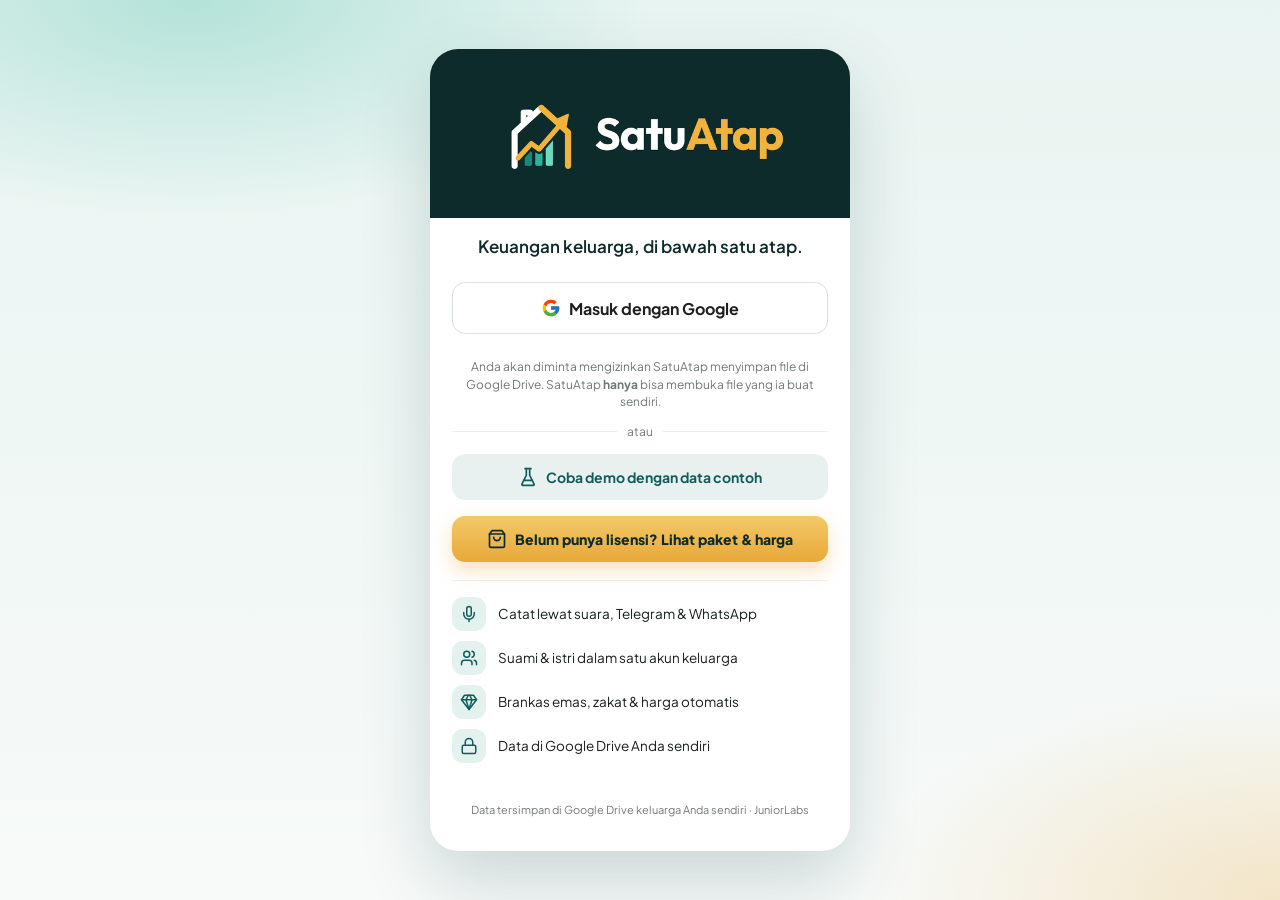
<file: index.html>
<!DOCTYPE html>
<html lang="id">
<head>
  <meta charset="utf-8">
  <meta name="viewport" content="width=device-width, initial-scale=1, viewport-fit=cover">
  <title>SatuAtap — Keuangan Keluarga</title>
  <meta name="description" content="SatuAtap — catat, rencanakan & capai tujuan keuangan keluarga bersama. Keuangan keluarga, di bawah satu atap.">
  <meta name="theme-color" content="#0F5E59">
  <meta name="apple-mobile-web-app-capable" content="yes">
  <meta name="apple-mobile-web-app-status-bar-style" content="black-translucent">
  <meta name="apple-mobile-web-app-title" content="SatuAtap">
  <link rel="manifest" href="manifest.webmanifest">
  <link rel="icon" type="image/png" sizes="32x32" href="img/favicon-32.png">
  <link rel="apple-touch-icon" href="img/apple-touch-icon.png">
  <link rel="preconnect" href="https://fonts.googleapis.com">
  <link rel="preconnect" href="https://fonts.gstatic.com" crossorigin>
  <link rel="stylesheet" href="https://fonts.googleapis.com/css2?family=Plus+Jakarta+Sans:wght@400;500;600;700;800&display=swap">
  <script>window.SA_VERSI = '1.9.2';</script>
  <link rel="stylesheet" href="css/style.css?v=1.9.2">
  <script>(function(){try{var t=localStorage.getItem('sa:theme')||'system';var d=t==='dark'||(t==='system'&&matchMedia('(prefers-color-scheme: dark)').matches);document.documentElement.dataset.theme=d?'dark':'light';}catch(e){}})();</script>
</head>
<body>
  <div class="splash" role="status" aria-label="Memuat SatuAtap"><img src="img/icon-192.png" width="88" height="88" alt=""><h1>SatuAtap</h1><p class="sp-slogan">Keuangan keluarga, di bawah satu atap.</p><span class="sp-dots" aria-hidden="true"><i></i><i></i><i></i></span><small class="sp-by">by JuniorLabs</small></div>
  <noscript><p style="padding:24px;text-align:center">SatuAtap membutuhkan JavaScript. Aktifkan JavaScript di browser Anda.</p></noscript>
  <script src="js/config.js?v=1.9.2" defer></script>
  <script src="js/util.js?v=1.9.2" defer></script>
  <script src="js/icons.js?v=1.9.2" defer></script>
  <script src="js/store.js?v=1.9.2" defer></script>
  <script src="js/gapi.js?v=1.9.2" defer></script>
  <script>window.addEventListener('beforeinstallprompt',function(e){e.preventDefault();window.__bip=e});</script>
  <script>try{if(localStorage.getItem('sa:lang')==='en')document.write('<script src="js/i18n-en.js?v=1.9.2" defer><\/script>')}catch(e){}</script>
  <script src="js/i18n.js?v=1.9.2" defer></script>
  <script src="js/cloud.js?v=1.9.2" defer></script>
  <script src="js/api.js?v=1.9.2" defer></script>
  <script src="js/priv.js?v=1.9.2" defer></script>
  <script src="js/calc.js?v=1.9.2" defer></script>
  <script src="js/calc2.js?v=1.9.2" defer></script>
  <script src="js/calc3.js?v=1.9.2" defer></script>
  <script src="js/ai.js?v=1.9.2" defer></script>
  <script src="js/charts.js?v=1.9.2" defer></script>
  <script src="js/kamus.js?v=1.9.2" defer></script>
  <script src="js/voice.js?v=1.9.2" defer></script>
  <script src="js/demo.js?v=1.9.2" defer></script>
  <script src="js/ui.js?v=1.9.2" defer></script>
  <script src="js/pages/catat.js?v=1.9.2" defer></script>
  <script src="js/pages/beranda.js?v=1.9.2" defer></script>
  <script src="js/pages/mutasi.js?v=1.9.2" defer></script>
  <script src="js/pages/kalender.js?v=1.9.2" defer></script>
  <script src="js/pages/aset.js?v=1.9.2" defer></script>
  <script src="js/pages/anggaran.js?v=1.9.2" defer></script>
  <script src="js/pages/tujuan.js?v=1.9.2" defer></script>
  <script src="js/pages/utang.js?v=1.9.2" defer></script>
  <script src="js/pages/rapor.js?v=1.9.2" defer></script>
  <script src="js/pages/lainnya.js?v=1.9.2" defer></script>
  <script src="js/pages/konsol.js?v=1.9.2" defer></script>
  <script src="js/pages/langganan.js?v=1.9.2" defer></script>
  <script src="js/pages/emas.js?v=1.9.2" defer></script>
  <script src="js/pages/investasi.js?v=1.9.2" defer></script>
  <script src="js/pages/reksadana.js?v=1.9.2" defer></script>
  <script src="js/pages/saham.js?v=1.9.2" defer></script>
  <script src="js/pages/zakat.js?v=1.9.2" defer></script>
  <script src="js/pages/simulasi.js?v=1.9.2" defer></script>
  <script src="js/pages/kilas.js?v=1.9.2" defer></script>
  <script src="js/pages/rapat.js?v=1.9.2" defer></script>
  <script src="js/pages/impor.js?v=1.9.2" defer></script>
  <script src="js/pages/ai.js?v=1.9.2" defer></script>
  <script src="js/pages/mulai.js?v=1.9.2" defer></script>
  <script src="js/pages/panduan.js?v=1.9.2" defer></script>
  <script src="js/impor.js?v=1.9.2" defer></script>
  <script src="js/pages/impor.js?v=1.9.2" defer></script>
  <script src="js/pages/notif.js?v=1.9.2" defer></script>
  <script src="js/pages/pasang.js?v=1.9.2" defer></script>
  <script src="js/app.js?v=1.9.2" defer></script>
</body>
</html>
</file>
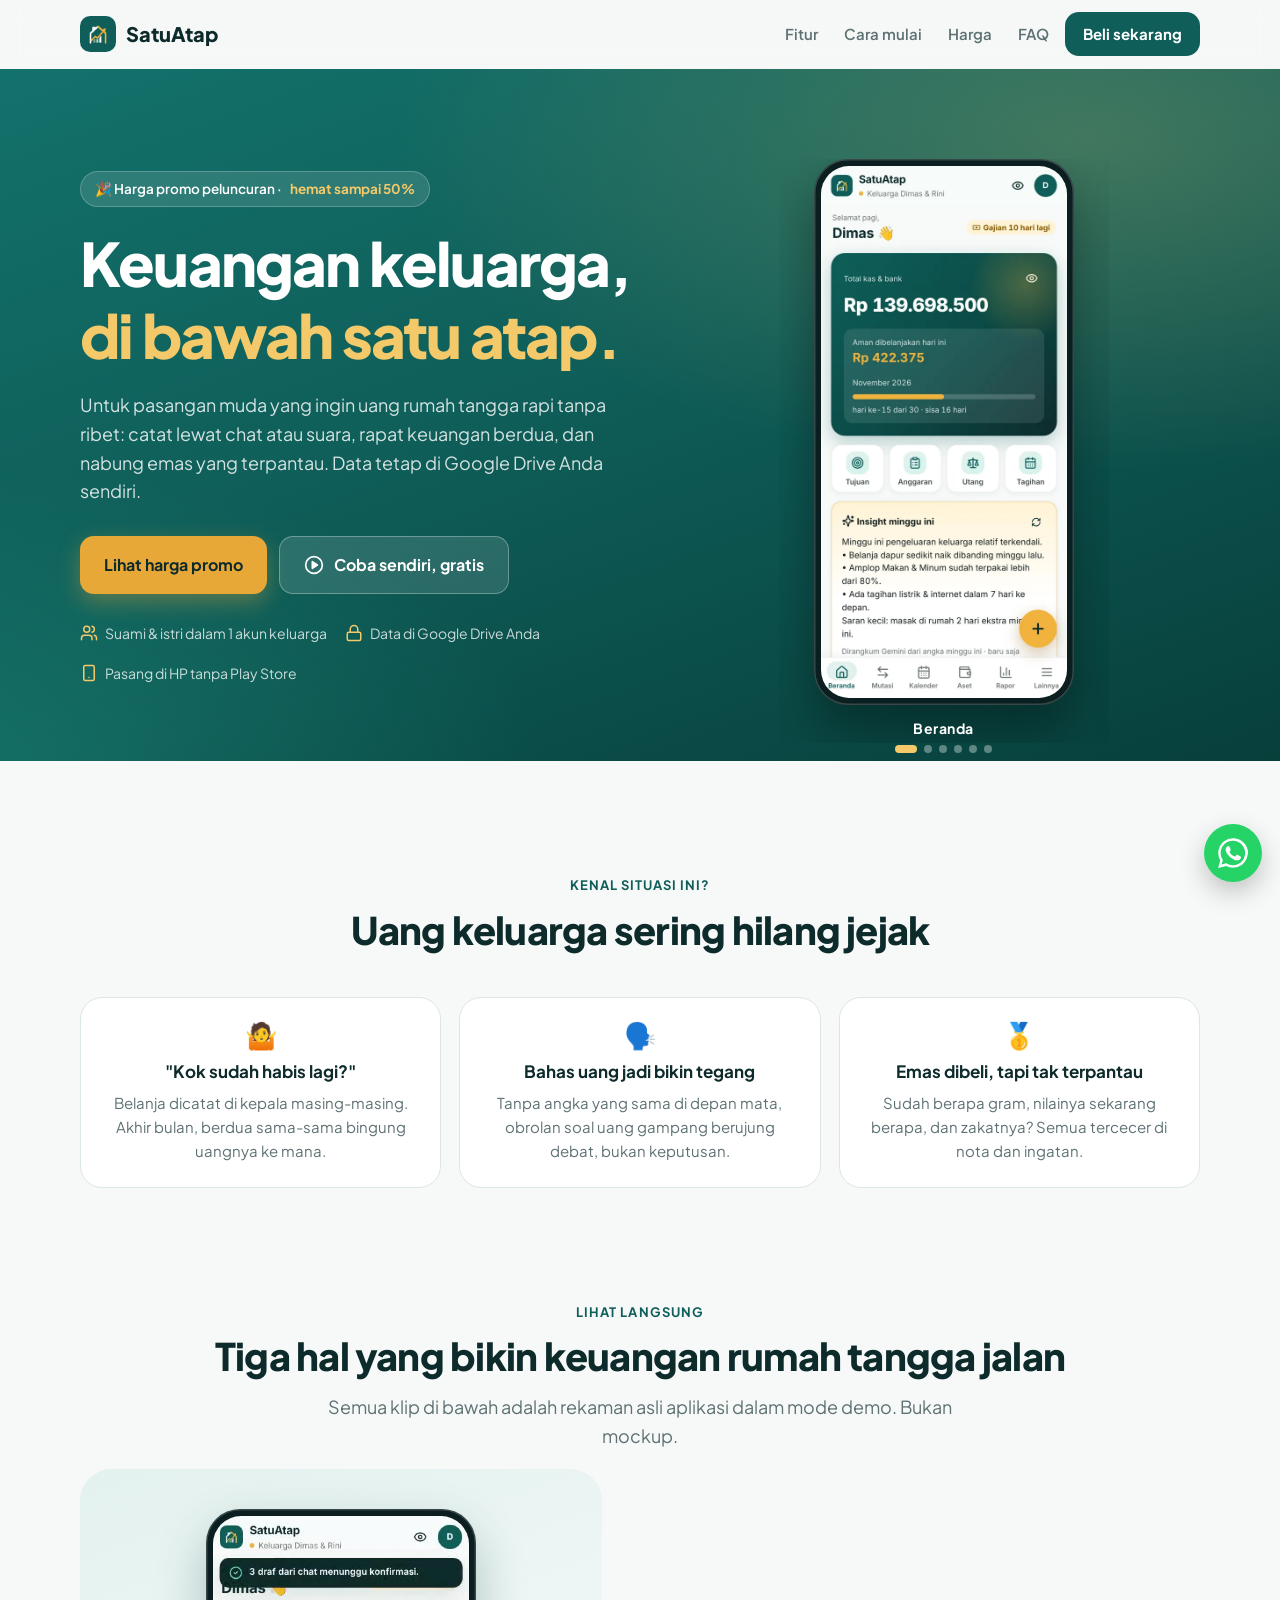
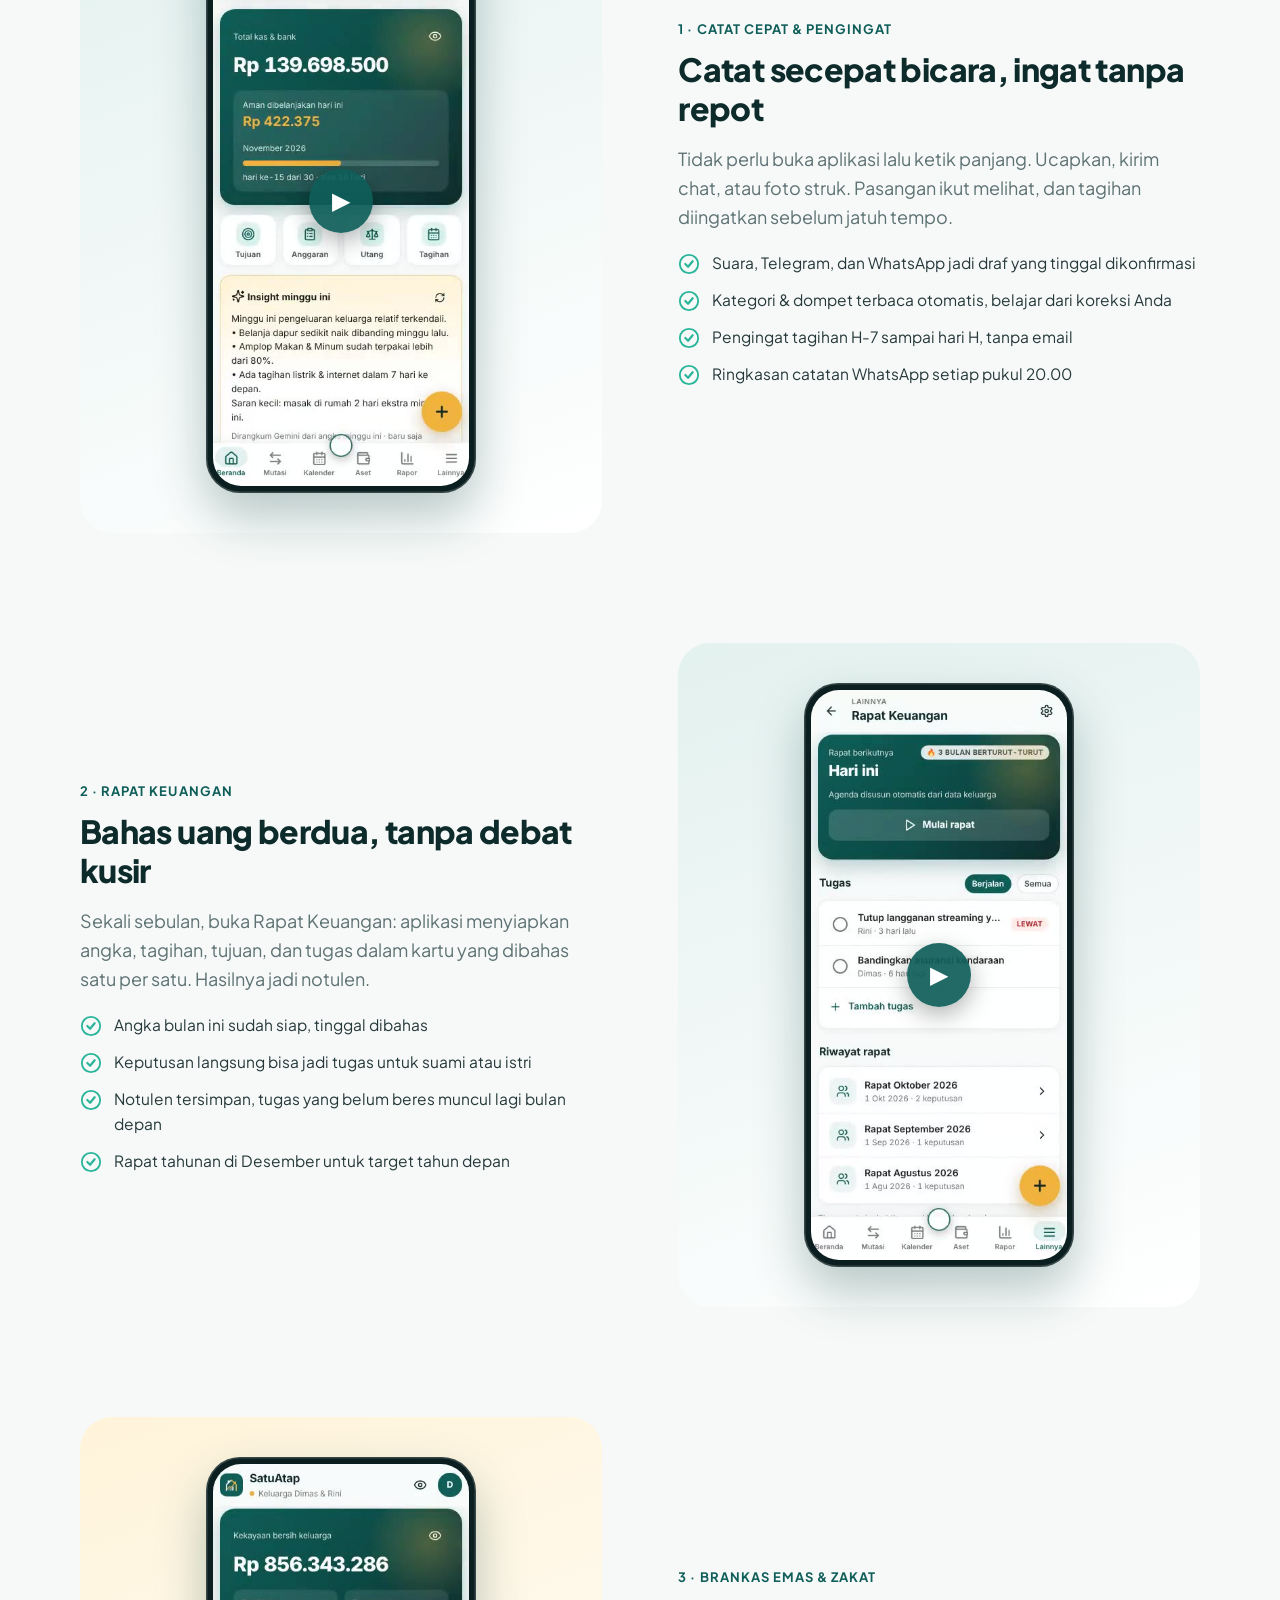
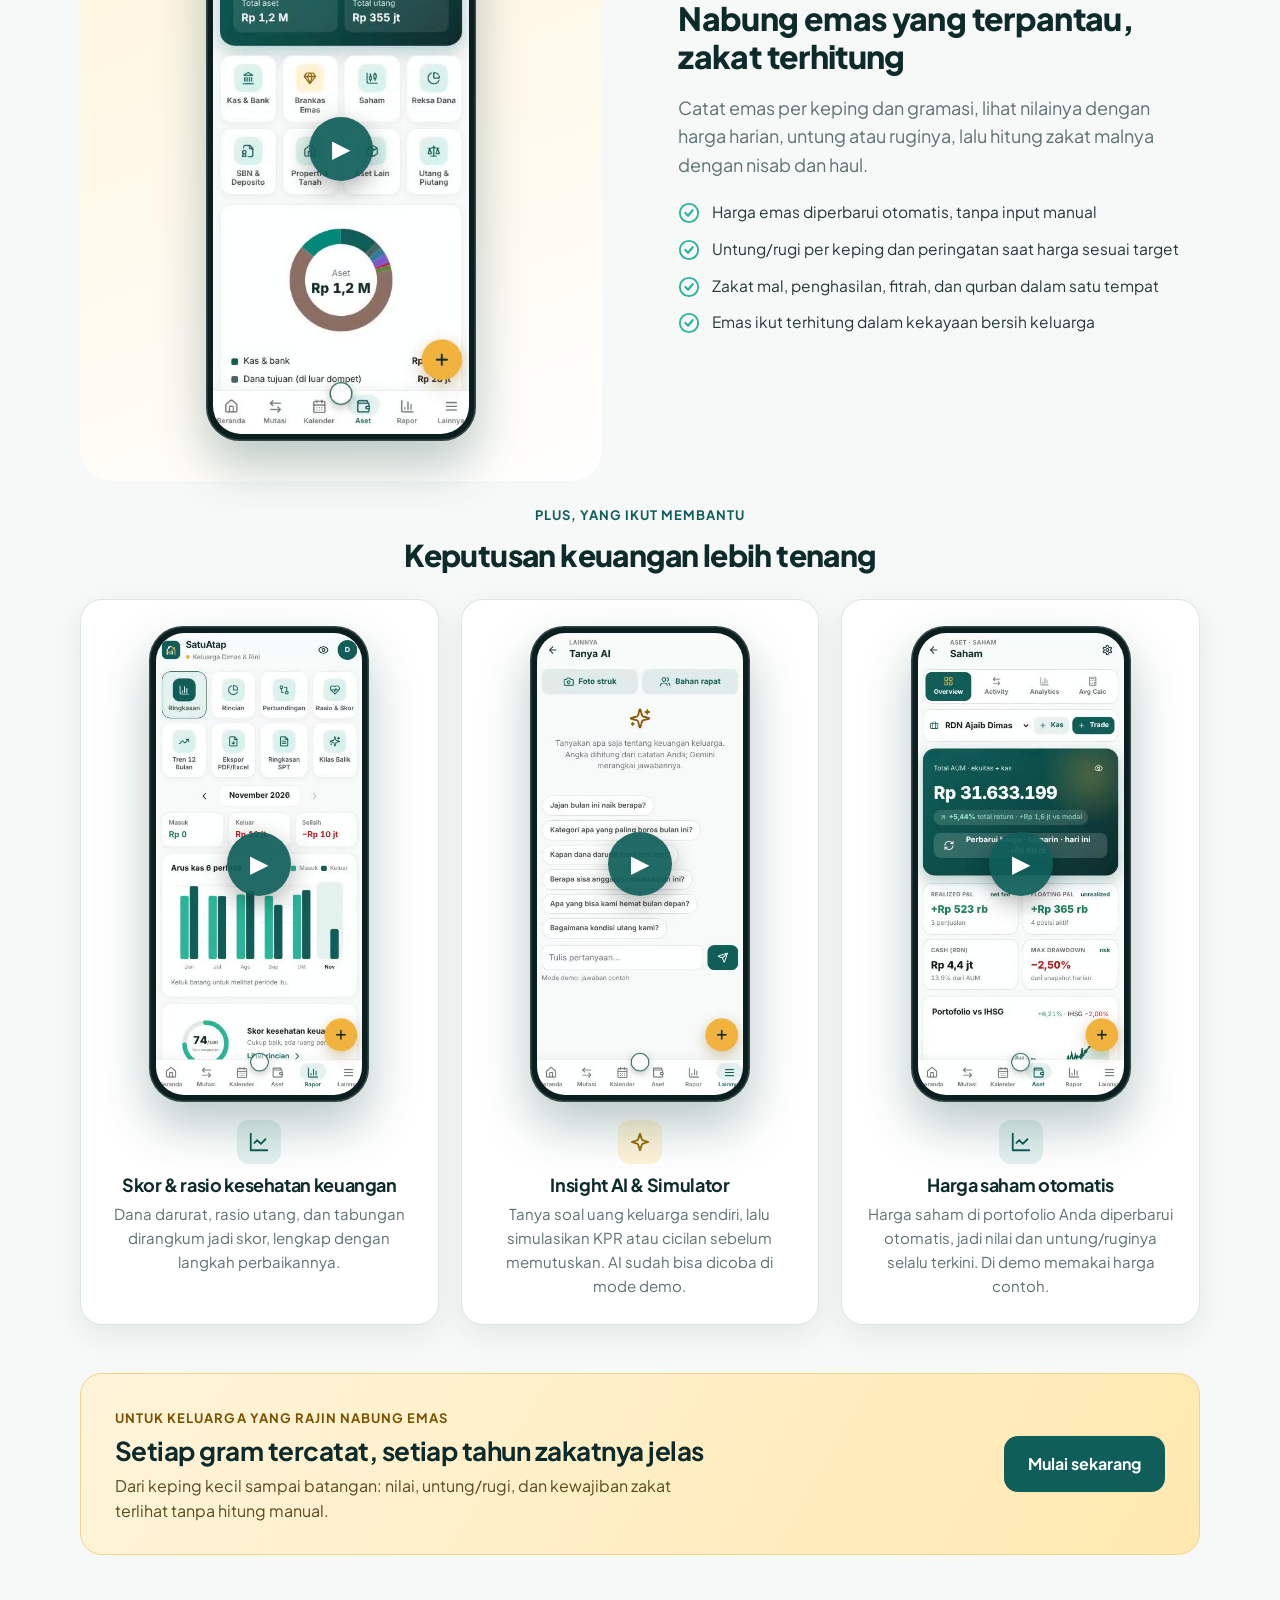
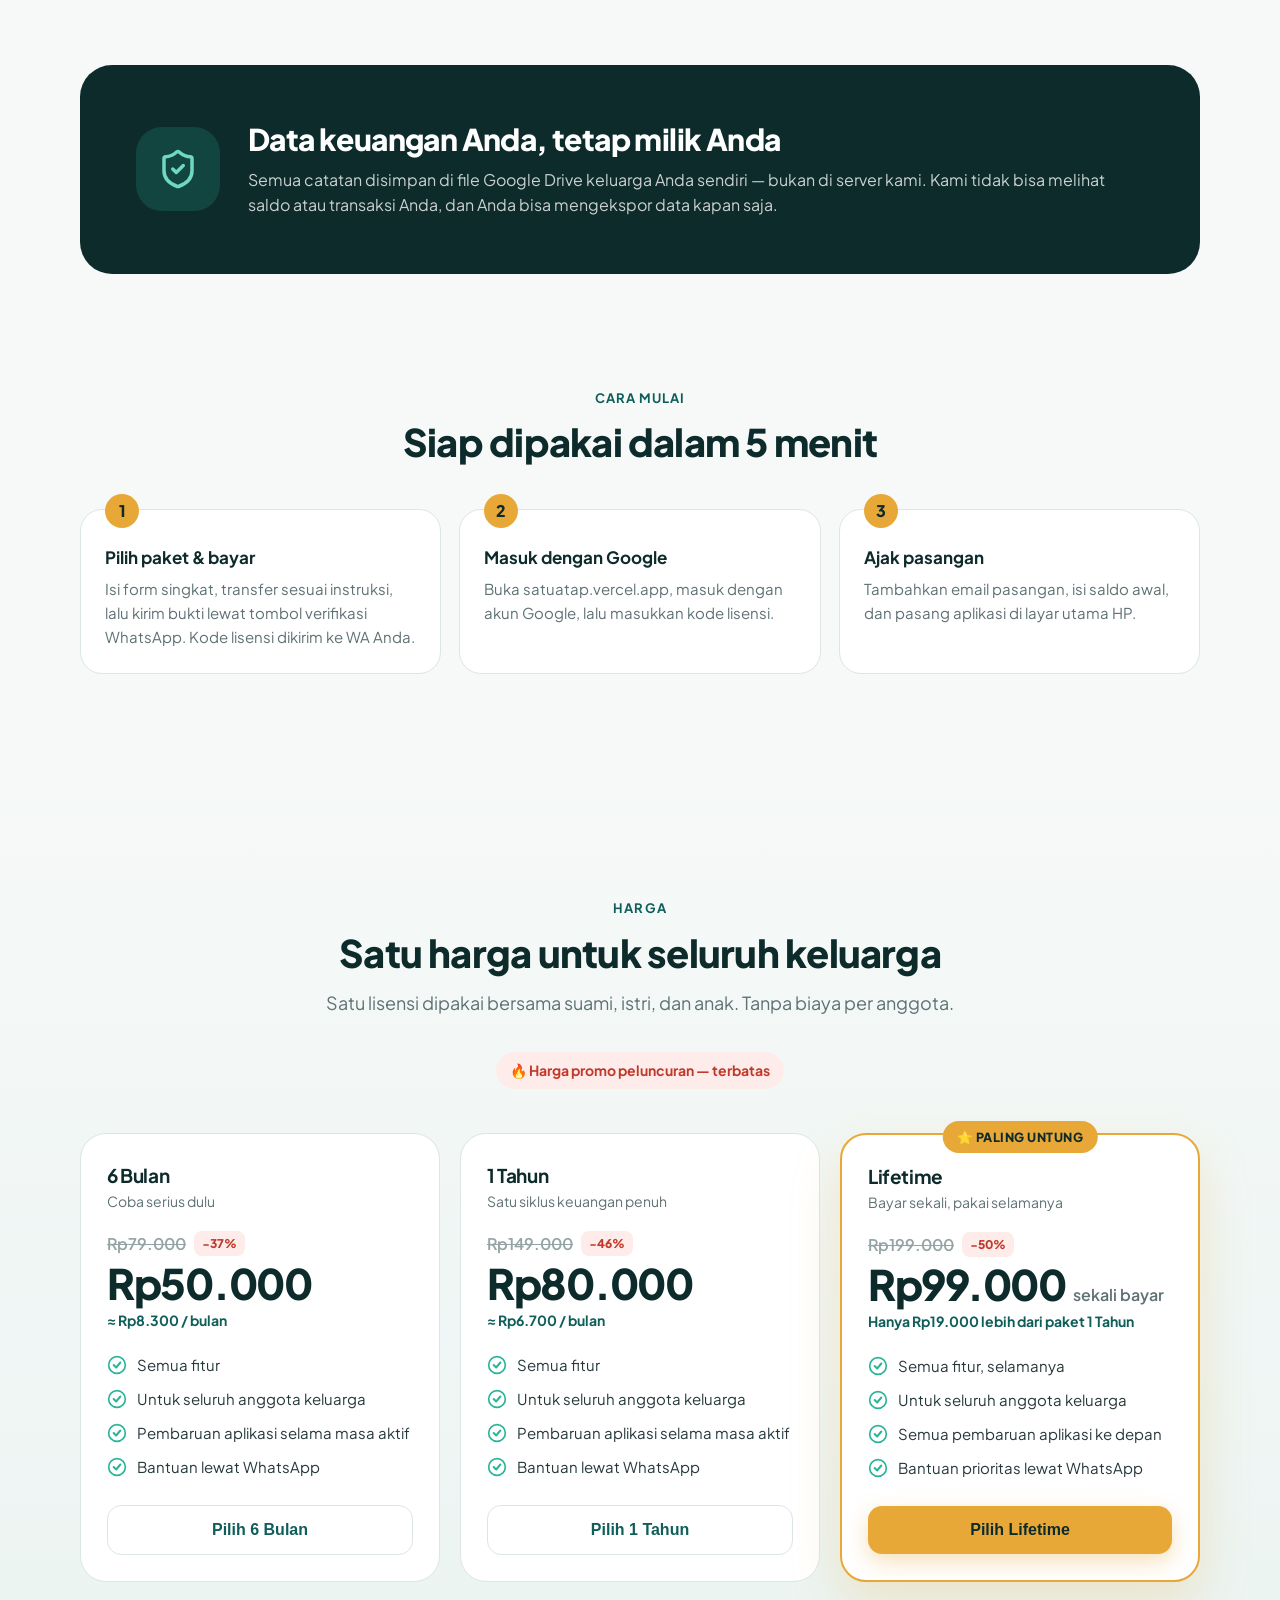
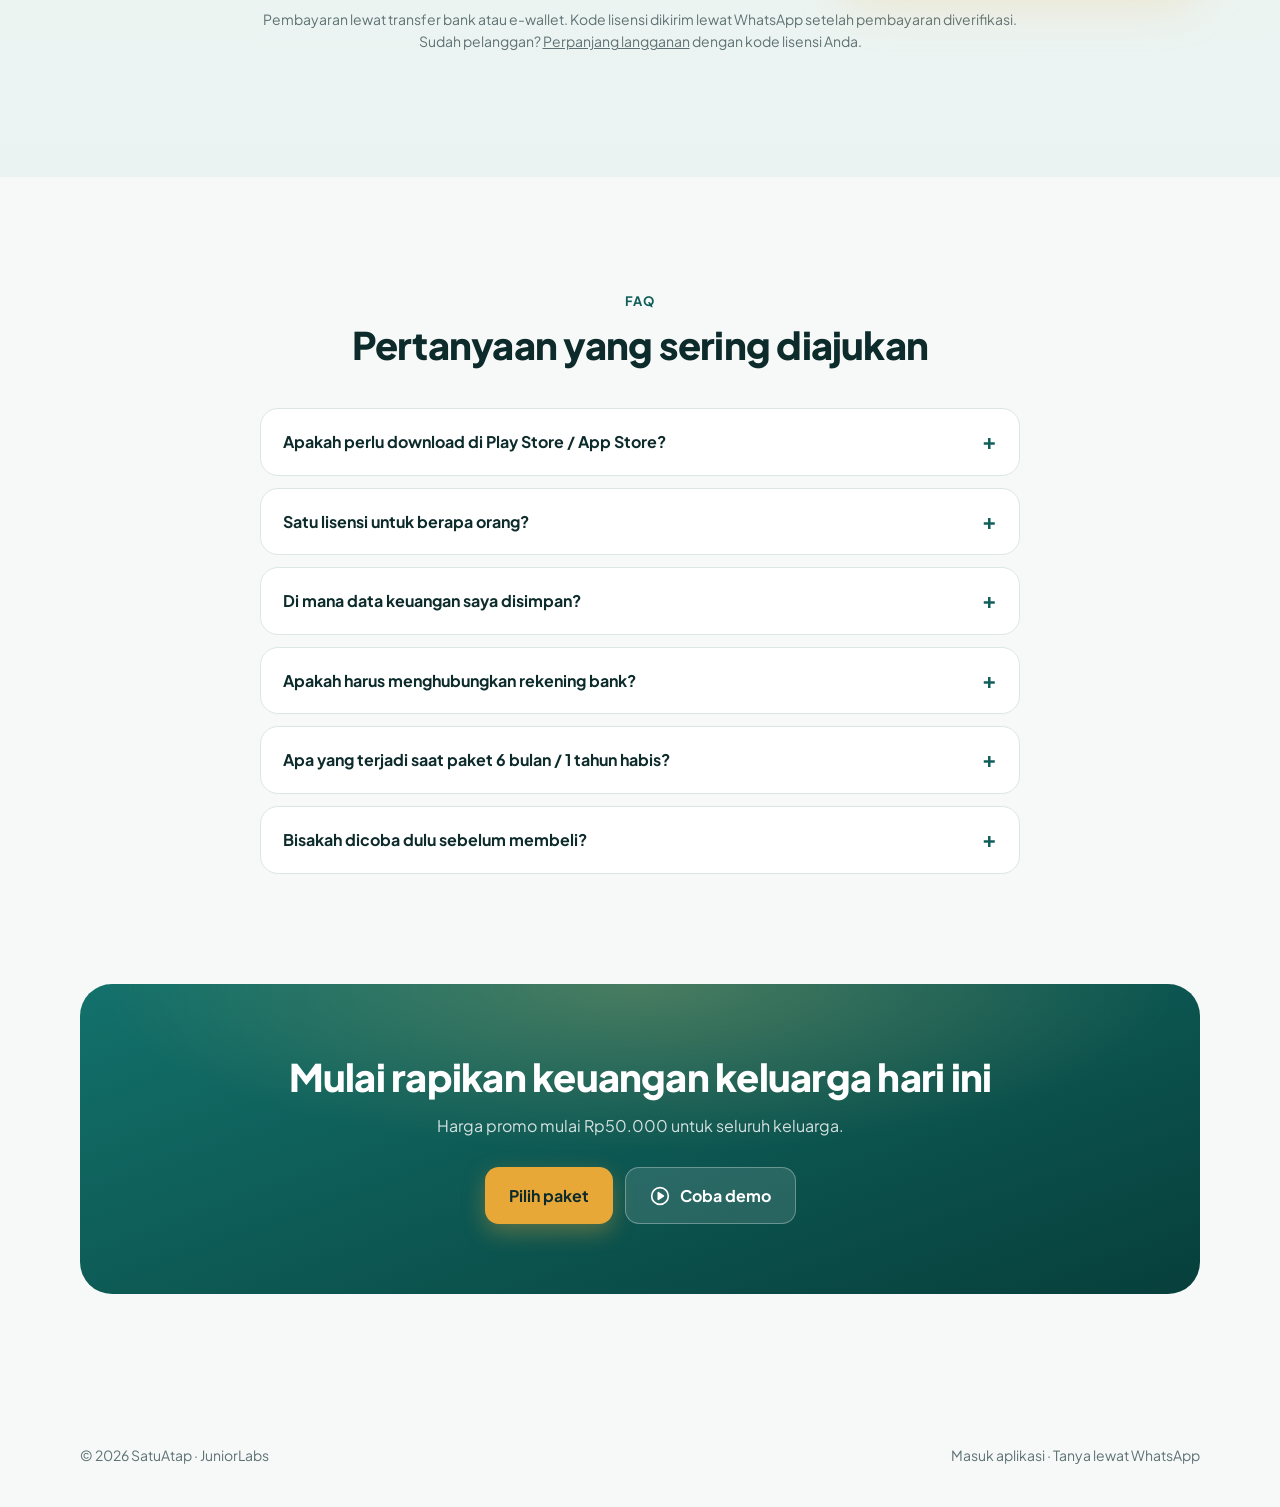
<file: beli/index.html>
<!DOCTYPE html>
<html lang="id">
<head>
<meta charset="utf-8">
<meta name="viewport" content="width=device-width, initial-scale=1, viewport-fit=cover">
<title>SatuAtap — Keuangan keluarga, di bawah satu atap</title>
<meta name="description" content="Aplikasi keuangan keluarga untuk suami & istri: catat lewat chat atau suara, tujuan & anggaran, brankas emas, reksa dana, saham, zakat. Data tersimpan di Google Drive Anda sendiri.">
<meta name="theme-color" content="#0F5E59">
<meta property="og:title" content="SatuAtap — Keuangan keluarga, di bawah satu atap">
<meta property="og:description" content="Catat bareng pasangan, capai tujuan keluarga, pantau emas & investasi. Mulai Rp50.000.">
<meta property="og:image" content="https://satuatap.vercel.app/img/icon-512.png">
<meta property="og:type" content="website">
<link rel="icon" href="/img/favicon-32.png" sizes="32x32">
<link rel="apple-touch-icon" href="/img/apple-touch-icon.png">
<link rel="preconnect" href="https://fonts.googleapis.com">
<link rel="preconnect" href="https://fonts.gstatic.com" crossorigin>
<link href="https://fonts.googleapis.com/css2?family=Plus+Jakarta+Sans:wght@400;500;600;700;800&display=swap" rel="stylesheet">
<style>
  :root {
    --pri: #0F5E59; --pri-d: #073F3B; --pri-c: #E3F1EF; --mint: #2AB59A; --gold: #E8A838; --gold-s: #F3C969; --gold-c: #FFF4DA;
    --ink: #0E2B2C; --text: #26383A; --muted: #5E7173; --line: #DCE6E5; --bg: #F6F9F8; --card: #fff; --bad: #C0392B;
    --r: 22px; --sh: 0 10px 30px rgba(14,43,44,.08);
  }
  * { box-sizing: border-box; }
  html { scroll-behavior: smooth; }
  body { margin: 0; font-family: 'Plus Jakarta Sans', system-ui, -apple-system, Segoe UI, Roboto, sans-serif; color: var(--text); background: var(--bg); line-height: 1.6; -webkit-font-smoothing: antialiased; }
  img { max-width: 100%; display: block; }
  a { color: inherit; }
  .wrap { width: min(1120px, 100% - 40px); margin-inline: auto; }
  h1, h2, h3 { color: var(--ink); line-height: 1.2; letter-spacing: -.02em; margin: 0; }
  h2 { font-size: clamp(26px, 3.6vw, 38px); font-weight: 800; }
  .eyebrow { display: inline-flex; align-items: center; gap: 8px; font-size: 13px; font-weight: 700; letter-spacing: .08em; text-transform: uppercase; color: var(--pri); }
  .lead { font-size: clamp(16px, 1.6vw, 18px); color: var(--muted); max-width: 640px; }
  .btn { display: inline-flex; align-items: center; justify-content: center; gap: 10px; padding: 15px 24px; border-radius: 14px; font-weight: 700; font-size: 16px; text-decoration: none; border: 0; cursor: pointer; transition: transform .15s, box-shadow .15s, background .15s; }
  .btn:active { transform: scale(.98); }
  .btn-gold { background: var(--gold); color: var(--ink); box-shadow: 0 8px 22px rgba(232,168,56,.35); } .btn-gold:hover { background: #F0B44D; }
  .btn-ghost { background: rgba(255,255,255,.12); color: #fff; border: 1px solid rgba(255,255,255,.3); } .btn-ghost:hover { background: rgba(255,255,255,.2); }
  .btn-pri { background: var(--pri); color: #fff; } .btn-pri:hover { background: var(--pri-d); }
  .btn-line { background: #fff; color: var(--pri); border: 1.5px solid var(--line); } .btn-line:hover { border-color: var(--pri); }
  .btn svg { width: 20px; height: 20px; flex: none; }
  section { padding: clamp(64px, 9vw, 110px) 0; }
  .center { text-align: center; } .center .lead { margin-inline: auto; }

  /* Nav */
  header.nav { position: sticky; top: 0; z-index: 50; background: rgba(246,249,248,.86); backdrop-filter: saturate(1.4) blur(12px); -webkit-backdrop-filter: saturate(1.4) blur(12px); border-bottom: 1px solid transparent; transition: border-color .2s; }
  header.nav.scrolled { border-color: var(--line); }
  .nav-in { display: flex; align-items: center; gap: 16px; height: 68px; }
  .brand { display: flex; align-items: center; gap: 10px; text-decoration: none; font-weight: 800; font-size: 20px; color: var(--ink); }
  .brand img { width: 36px; height: 36px; border-radius: 10px; }
  .nav-links { display: flex; gap: 26px; margin-left: auto; font-weight: 600; font-size: 15px; }
  .nav-links a { text-decoration: none; color: var(--muted); } .nav-links a:hover { color: var(--pri); }
  .nav .btn { padding: 10px 18px; font-size: 15px; }
  @media (max-width: 760px) { .nav-links { display: none; } .nav .btn { margin-left: auto; } }

  /* Hero */
  .hero { position: relative; overflow: hidden; color: #fff; padding: clamp(48px, 7vw, 90px) 0 0;
    background: radial-gradient(90% 80% at 85% 10%, rgba(243,201,105,.22), transparent 60%), radial-gradient(70% 70% at 0% 100%, rgba(42,181,154,.25), transparent 60%), linear-gradient(160deg, #13716B 0%, #0F5E59 45%, #073F3B 100%); }
  .hero-grid { display: grid; grid-template-columns: 1.05fr .95fr; gap: 40px; align-items: end; }
  .hero h1 { color: #fff; font-size: clamp(34px, 5.4vw, 60px); font-weight: 800; letter-spacing: -.03em; }
  .hero h1 em { font-style: normal; color: var(--gold-s); }
  .hero .lead { color: rgba(255,255,255,.82); margin: 20px 0 30px; }
  .hero .pill { display: inline-flex; align-items: center; gap: 8px; background: rgba(255,255,255,.12); border: 1px solid rgba(255,255,255,.22); border-radius: 99px; padding: 6px 14px; font-size: 13.5px; font-weight: 600; margin-bottom: 20px; }
  .hero .pill b { color: var(--gold-s); white-space: nowrap; }
  @media (max-width: 520px) { .hero .pill { font-size: 12.5px; } .plan .price small { display: block; font-size: 14px; } }
  .hero-cta { display: flex; flex-wrap: wrap; gap: 12px; }
  .hero-trust { display: flex; flex-wrap: wrap; gap: 18px; margin: 28px 0 clamp(40px, 6vw, 80px); font-size: 14px; color: rgba(255,255,255,.78); }
  .hero-trust span { display: inline-flex; align-items: center; gap: 7px; } .hero-trust svg { width: 18px; height: 18px; color: var(--gold-s); }
  .phones { position: relative; height: clamp(420px, 46vw, 560px); }
  .phone { position: absolute; bottom: -40px; width: clamp(200px, 21vw, 262px); border-radius: 34px; padding: 9px; background: #0B1F20; box-shadow: 0 30px 60px rgba(0,0,0,.35), inset 0 0 0 2px #2A3B3C; }
  .phone img { border-radius: 26px; aspect-ratio: 390 / 844; object-fit: cover; object-position: top; width: 100%; }
  .phone.p1 { left: 4%; transform: rotate(-6deg); z-index: 1; }
  .phone.p2 { left: 50%; translate: -50% 0; bottom: -10px; z-index: 3; }
  .phone.p3 { right: 4%; transform: rotate(6deg); z-index: 2; }
  @media (max-width: 900px) { .hero-grid { grid-template-columns: 1fr; } .phones { height: 400px; } .phone { width: 190px; } }
  @media (max-width: 520px) { .phone.p1, .phone.p3 { display: none; } .phones { height: 380px; } .phone.p2 { width: 210px; } }

  /* Masalah → solusi */
  .pain { display: grid; grid-template-columns: repeat(3, 1fr); gap: 18px; margin-top: 44px; }
  .pain div { background: var(--card); border: 1px solid var(--line); border-radius: var(--r); padding: 24px; }
  .pain b { display: block; color: var(--ink); font-size: 17px; margin-bottom: 6px; }
  .pain p { margin: 0; color: var(--muted); font-size: 15px; }
  .pain .q { font-size: 26px; line-height: 1; margin-bottom: 10px; display: block; }
  @media (max-width: 820px) { .pain { grid-template-columns: 1fr; } }

  /* Fitur */
  .feat-grid { display: grid; grid-template-columns: repeat(3, 1fr); gap: 18px; margin-top: 44px; }
  .feat { background: var(--card); border-radius: var(--r); padding: 26px; border: 1px solid var(--line); transition: transform .2s, box-shadow .2s; }
  .feat:hover { transform: translateY(-3px); box-shadow: var(--sh); }
  .feat .ic { width: 50px; height: 50px; border-radius: 15px; display: grid; place-items: center; background: var(--pri-c); color: var(--pri); margin-bottom: 16px; }
  .feat .ic.gold { background: var(--gold-c); color: #8A5A00; }
  .feat .ic svg { width: 25px; height: 25px; }
  .feat h3 { font-size: 18px; margin-bottom: 8px; }
  .feat p { margin: 0; color: var(--muted); font-size: 15px; }
  @media (max-width: 900px) { .feat-grid { grid-template-columns: 1fr 1fr; } } @media (max-width: 600px) { .feat-grid { grid-template-columns: 1fr; } }

  /* Sorotan bergantian */
  .spot { display: grid; grid-template-columns: 1fr 1fr; gap: clamp(30px, 6vw, 80px); align-items: center; }
  .spot + .spot { margin-top: clamp(60px, 9vw, 110px); }
  .spot.rev .spot-img { order: 2; }
  .spot-img { display: grid; place-items: center; padding: 40px 20px; border-radius: 32px; background: linear-gradient(160deg, var(--pri-c), #fff); }
  .spot-img.gold { background: linear-gradient(160deg, var(--gold-c), #fff); }
  .spot-img .phone { position: static; transform: none; width: min(270px, 70%); }
  .spot h3 { font-size: clamp(24px, 3vw, 32px); font-weight: 800; margin: 10px 0 14px; }
  .spot ul { list-style: none; padding: 0; margin: 20px 0 0; display: grid; gap: 12px; }
  .spot li { display: flex; gap: 12px; align-items: flex-start; font-size: 15.5px; }
  .spot li svg { flex: none; width: 22px; height: 22px; color: var(--mint); margin-top: 2px; }
  @media (max-width: 820px) { .spot { grid-template-columns: 1fr; } .spot.rev .spot-img { order: 0; } }

  /* Privasi */
  .privacy { background: var(--ink); color: #fff; border-radius: 32px; padding: clamp(32px, 5vw, 56px); display: grid; grid-template-columns: auto 1fr; gap: 28px; align-items: center; }
  .privacy h2 { color: #fff; font-size: clamp(22px, 3vw, 30px); }
  .privacy p { color: rgba(255,255,255,.78); margin: 10px 0 0; }
  .privacy .shield { width: 84px; height: 84px; border-radius: 26px; display: grid; place-items: center; background: rgba(42,181,154,.18); color: #6FD8C1; }
  .privacy .shield svg { width: 42px; height: 42px; }
  @media (max-width: 640px) { .privacy { grid-template-columns: 1fr; } }

  /* Langkah */
  .steps { display: grid; grid-template-columns: repeat(3, 1fr); gap: 18px; margin-top: 44px; counter-reset: s; }
  .steps div { position: relative; background: var(--card); border: 1px solid var(--line); border-radius: var(--r); padding: 28px 24px 24px; }
  .steps div::before { counter-increment: s; content: counter(s); position: absolute; top: -16px; left: 24px; width: 34px; height: 34px; border-radius: 50%; background: var(--gold); color: var(--ink); font-weight: 800; display: grid; place-items: center; }
  .steps b { display: block; color: var(--ink); font-size: 17px; margin: 6px 0; } .steps p { margin: 0; color: var(--muted); font-size: 15px; }
  @media (max-width: 820px) { .steps { grid-template-columns: 1fr; gap: 28px; } }

  /* Harga */
  .pricing { background: linear-gradient(180deg, var(--bg), #EAF3F1); }
  .promo { display: inline-flex; align-items: center; gap: 8px; margin-top: 16px; background: #FDECEA; color: var(--bad); font-weight: 700; font-size: 14px; padding: 7px 14px; border-radius: 99px; }
  .plans { display: grid; grid-template-columns: repeat(3, 1fr); gap: 20px; margin-top: 44px; align-items: stretch; }
  .plan { position: relative; display: flex; flex-direction: column; background: var(--card); border: 1px solid var(--line); border-radius: 26px; padding: 30px 26px 26px; }
  .plan.best { border: 2px solid var(--gold); box-shadow: 0 20px 50px rgba(232,168,56,.22); transform: translateY(-8px); }
  .plan .tag { position: absolute; top: -14px; left: 50%; translate: -50% 0; background: var(--gold); color: var(--ink); font-size: 12.5px; font-weight: 800; letter-spacing: .04em; text-transform: uppercase; padding: 6px 14px; border-radius: 99px; white-space: nowrap; }
  .plan h3 { font-size: 19px; }
  .plan .sub { color: var(--muted); font-size: 14px; margin: 4px 0 18px; }
  .plan .old { color: #94A3A4; text-decoration: line-through; font-weight: 600; font-size: 16px; }
  .plan .off { display: inline-block; margin-left: 8px; background: #FDECEA; color: var(--bad); font-size: 12px; font-weight: 800; padding: 3px 8px; border-radius: 8px; vertical-align: 2px; }
  .plan .price { font-size: 42px; font-weight: 800; color: var(--ink); letter-spacing: -.03em; line-height: 1.1; margin: 4px 0 2px; }
  .plan .price small { font-size: 16px; font-weight: 600; color: var(--muted); letter-spacing: 0; }
  .plan .per { color: var(--pri); font-weight: 700; font-size: 14px; }
  .plan ul { list-style: none; padding: 0; margin: 22px 0 26px; display: grid; gap: 10px; font-size: 15px; flex: 1; }
  .plan li { display: flex; gap: 10px; } .plan li svg { flex: none; width: 20px; height: 20px; color: var(--mint); margin-top: 2px; }
  .plan .btn { width: 100%; }
  .plans-note { text-align: center; color: var(--muted); font-size: 14px; margin-top: 26px; }
  @media (max-width: 900px) { .plans { grid-template-columns: 1fr; max-width: 440px; margin-inline: auto; } .plan.best { transform: none; order: -1; } }

  /* FAQ */
  .faq { max-width: 760px; margin: 40px auto 0; display: grid; gap: 12px; }
  .faq details { background: var(--card); border: 1px solid var(--line); border-radius: 18px; padding: 4px 22px; }
  .faq summary { cursor: pointer; list-style: none; padding: 16px 0; font-weight: 700; color: var(--ink); display: flex; justify-content: space-between; gap: 16px; font-size: 16px; }
  .faq summary::-webkit-details-marker { display: none; }
  .faq summary::after { content: '+'; font-size: 22px; line-height: 1; color: var(--pri); transition: transform .2s; }
  .faq details[open] summary::after { transform: rotate(45deg); }
  .faq p { margin: 0 0 18px; color: var(--muted); font-size: 15px; }

  /* CTA akhir & footer */
  .final { text-align: center; color: #fff; border-radius: 32px; padding: clamp(40px, 6vw, 70px) 24px; background: radial-gradient(80% 90% at 50% 0%, rgba(243,201,105,.25), transparent 60%), linear-gradient(160deg, #13716B, #073F3B); }
  .final h2 { color: #fff; } .final p { color: rgba(255,255,255,.82); margin: 14px auto 28px; max-width: 520px; }
  .final .hero-cta { justify-content: center; }
  footer { padding: 40px 0 calc(40px + env(safe-area-inset-bottom)); color: var(--muted); font-size: 14px; }
  .foot { display: flex; flex-wrap: wrap; gap: 16px; align-items: center; justify-content: space-between; }
  .foot a { text-decoration: none; } .foot a:hover { color: var(--pri); }
  .wa-float { position: fixed; right: 18px; bottom: calc(18px + env(safe-area-inset-bottom)); z-index: 60; width: 58px; height: 58px; border-radius: 50%; background: #25D366; color: #fff; display: grid; place-items: center; box-shadow: 0 10px 26px rgba(0,0,0,.22); }
  .wa-float svg { width: 30px; height: 30px; }

  /* Order */
  .ov { position: fixed; inset: 0; z-index: 100; background: rgba(7,30,31,.55); display: none; align-items: flex-end; justify-content: center; backdrop-filter: blur(3px); }
  .ov.show { display: flex; animation: ovIn .2s; }
  @keyframes ovIn { from { opacity: 0; } }
  .sheet { background: #fff; width: min(520px, 100%); max-height: 94vh; overflow: auto; border-radius: 26px 26px 0 0; padding: 22px 22px calc(22px + env(safe-area-inset-bottom)); animation: shUp .28s cubic-bezier(.2,.8,.2,1); }
  @keyframes shUp { from { transform: translateY(40px); opacity: .4; } }
  @media (min-width: 640px) { .ov { align-items: center; } .sheet { border-radius: 26px; } }
  .sh-top { display: flex; align-items: center; gap: 12px; margin-bottom: 16px; }
  .sh-top h3 { font-size: 19px; flex: 1; }
  .x { width: 38px; height: 38px; border-radius: 12px; border: 1px solid var(--line); background: #fff; font-size: 20px; cursor: pointer; color: var(--muted); }
  .steps-mini { display: flex; gap: 6px; margin-bottom: 18px; } .steps-mini i { flex: 1; height: 4px; border-radius: 4px; background: var(--line); } .steps-mini i.on { background: var(--pri); }
  .sum { display: flex; align-items: center; gap: 12px; background: var(--pri-c); border-radius: 16px; padding: 14px 16px; margin-bottom: 18px; }
  .sum b { color: var(--ink); } .sum .r { margin-left: auto; text-align: right; } .sum s { color: #94A3A4; font-size: 13px; display: block; }
  .sum .big { font-size: 20px; font-weight: 800; color: var(--ink); }
  .fld { display: grid; gap: 6px; margin-bottom: 14px; font-size: 14px; font-weight: 600; color: var(--ink); }
  .fld small { font-weight: 500; color: var(--muted); }
  .fld input { font: inherit; font-weight: 500; padding: 13px 14px; border: 1.5px solid var(--line); border-radius: 12px; outline: none; color: var(--text); width: 100%; }
  .fld input:focus { border-color: var(--pri); box-shadow: 0 0 0 3px rgba(15,94,89,.12); }
  .tog { display: flex; gap: 10px; align-items: center; font-size: 14.5px; margin: 2px 0 14px; cursor: pointer; } .tog input { width: 18px; height: 18px; accent-color: var(--pri); }
  .hp { position: absolute; left: -9999px; width: 1px; height: 1px; opacity: 0; }
  .err { background: #FDECEA; color: var(--bad); border-radius: 12px; padding: 10px 14px; font-size: 14px; margin-bottom: 12px; display: none; } .err.show { display: block; }
  .sheet .btn { width: 100%; }
  .btn-wa { background: #25D366; color: #fff; } .btn-wa:hover { background: #1EBE5A; }
  .btn[disabled] { opacity: .6; pointer-events: none; }
  .inv-id { font-size: 13px; color: var(--muted); } .inv-id b { color: var(--ink); font-family: ui-monospace, Menlo, monospace; letter-spacing: .03em; }
  .total { text-align: center; padding: 16px; border: 1.5px dashed var(--gold); border-radius: 18px; background: var(--gold-c); margin: 14px 0 18px; }
  .total small { color: #7A5300; font-weight: 600; } .total .big { font-size: 32px; font-weight: 800; color: var(--ink); letter-spacing: -.02em; display: flex; align-items: center; justify-content: center; gap: 10px; }
  .copy { border: 1px solid var(--line); background: #fff; border-radius: 10px; padding: 6px 10px; font: inherit; font-size: 13px; font-weight: 700; color: var(--pri); cursor: pointer; white-space: nowrap; }
  .copy.ok { color: #1E8E5A; border-color: #BFE6D2; }
  .pay { display: grid; gap: 10px; margin-bottom: 14px; }
  .pay-it { display: flex; align-items: center; gap: 12px; border: 1px solid var(--line); border-radius: 16px; padding: 12px 14px; }
  .pay-it .lg { width: 46px; height: 46px; border-radius: 12px; background: var(--pri-c); color: var(--pri); font-weight: 800; font-size: 12px; display: grid; place-items: center; text-align: center; line-height: 1.1; flex: none; }
  .pay-it .t { flex: 1; min-width: 0; } .pay-it .t small { display: block; color: var(--muted); font-size: 12.5px; }
  .pay-it .t b { font-family: ui-monospace, Menlo, monospace; font-size: 16px; color: var(--ink); letter-spacing: .02em; word-break: break-all; }
  .qris { text-align: center; margin: 4px 0 14px; } .qris img { width: min(240px, 80%); margin: 6px auto; border-radius: 14px; border: 1px solid var(--line); }
  .howto { margin: 0 0 16px; padding-left: 20px; font-size: 14.5px; color: var(--text); } .howto li { margin: 4px 0; }
  .note { font-size: 13px; color: var(--muted); text-align: center; margin: 12px 0 0; }
  .stt { display: none; margin-top: 12px; padding: 10px 14px; border-radius: 12px; font-size: 14px; background: var(--bg); } .stt.show { display: block; }
  .row2 { display: flex; gap: 10px; margin-top: 10px; } .row2 .btn { flex: 1; padding: 12px; font-size: 14.5px; }
  .resume { position: fixed; left: 16px; bottom: calc(18px + env(safe-area-inset-bottom)); z-index: 55; display: none; align-items: center; gap: 10px; background: var(--ink); color: #fff; padding: 10px 10px 10px 16px; border-radius: 99px; font-size: 14px; box-shadow: var(--sh); max-width: calc(100% - 100px); }
  .resume.show { display: flex; } .resume button { border: 0; background: var(--gold); color: var(--ink); font: inherit; font-weight: 700; padding: 7px 14px; border-radius: 99px; cursor: pointer; white-space: nowrap; }
  .resume span { overflow: hidden; text-overflow: ellipsis; white-space: nowrap; }
  .reveal { opacity: 0; transform: translateY(18px); transition: opacity .6s, transform .6s; } .reveal.in { opacity: 1; transform: none; }
  @media (prefers-reduced-motion: reduce) { .reveal { opacity: 1; transform: none; transition: none; } html { scroll-behavior: auto; } }

  /* Video demo */
  .vphone{position:relative;width:min(100%,270px);aspect-ratio:780/1688;margin-inline:auto;border-radius:34px;background:#0b1f20;padding:7px;box-shadow:0 24px 50px rgba(7,63,59,.28),0 0 0 1.5px rgba(255,255,255,.18) inset}
  .vphone video{width:100%;height:100%;display:block;border-radius:28px;background:#E3F1EF;object-fit:cover}
  .vphone.big{width:min(100%,300px)} .vphone.sm{width:min(100%,220px);margin-bottom:18px}
  .hero-vid{display:flex;flex-direction:column;align-items:center;gap:14px;align-self:end;margin-bottom:-36px}
  .vcap{color:rgba(255,255,255,.75);font-size:13px;text-align:center;max-width:300px;margin-bottom:46px}
  .minis{display:grid;grid-template-columns:repeat(3,1fr);gap:22px;margin-top:26px}
  .mini{background:#fff;border:1px solid var(--line);border-radius:var(--r);padding:26px 22px;box-shadow:var(--sh);text-align:center}
  .mini .ic{width:44px;height:44px;border-radius:12px;display:grid;place-items:center;background:var(--pri-c);color:var(--pri);margin:0 auto 10px}
  .mini .ic.gold{background:var(--gold-c);color:#9A6A00} .mini .ic svg{width:22px;height:22px}
  .mini h3{font-size:18px;margin-bottom:6px} .mini p{margin:0;color:var(--muted);font-size:15px}
  .gold-band{margin-top:48px;display:flex;gap:24px;align-items:center;justify-content:space-between;flex-wrap:wrap;background:linear-gradient(120deg,var(--gold-c),#FFE9B0);border:1px solid #F0D58A;border-radius:var(--r);padding:30px 34px}
  .gold-band h3{font-size:clamp(20px,2.6vw,26px);margin:6px 0} .gold-band p{margin:0;color:#5b4a1d;max-width:560px}
  @media (max-width:860px){.minis{grid-template-columns:1fr}.hero-vid{margin-bottom:-24px}}
  .vplay{position:absolute;inset:0;margin:auto;width:64px;height:64px;border-radius:50%;border:0;background:rgba(15,94,89,.92);color:#fff;font-size:24px;box-shadow:0 8px 24px rgba(0,0,0,.3);cursor:pointer}
  /* Carousel hero */
  .hcar{align-self:end;width:100%;max-width:330px;margin-inline:auto;margin-bottom:-36px}
  .hcar-track{display:flex;overflow-x:auto;scroll-snap-type:x mandatory;scrollbar-width:none;-webkit-overflow-scrolling:touch;overscroll-behavior-x:contain}
  .hcar-track::-webkit-scrollbar{display:none}
  .hs{flex:0 0 100%;scroll-snap-align:center;text-align:center;padding:0 14px}
  .hs-ph{border-radius:34px;background:#0b1f20;padding:7px;box-shadow:0 24px 50px rgba(0,0,0,.35),0 0 0 1.5px rgba(255,255,255,.18) inset;max-width:260px;margin-inline:auto}
  .hs-ph img{width:100%;height:auto;border-radius:28px;display:block;background:#E3F1EF}
  .hs b{display:inline-block;margin:12px 0 4px;color:#fff;font-size:14px;letter-spacing:.04em}
  .hcar-dots{display:flex;justify-content:center;gap:7px;padding:2px 0 44px}
  .hcar-dots i{width:8px;height:8px;border-radius:50%;background:rgba(255,255,255,.35);transition:.25s;cursor:pointer}
  .hcar-dots i.on{width:22px;border-radius:5px;background:var(--gold-s)}
</style>
</head>
<body>
<svg width="0" height="0" style="position:absolute" aria-hidden="true">
  <symbol id="i-check" viewBox="0 0 24 24" fill="none" stroke="currentColor" stroke-width="2.4" stroke-linecap="round" stroke-linejoin="round"><circle cx="12" cy="12" r="10" stroke-width="2"/><path d="m8 12 3 3 5-6"/></symbol>
  <symbol id="i-wa" viewBox="0 0 24 24" fill="currentColor"><path d="M17.5 14.4c-.3-.1-1.8-.9-2-1s-.5-.1-.7.1-.8 1-.9 1.2-.3.2-.6.1a8 8 0 0 1-2.4-1.5 9 9 0 0 1-1.6-2c-.2-.3 0-.5.1-.6l.4-.5.3-.5v-.5l-.9-2.2c-.2-.6-.5-.5-.7-.5h-.6a1.1 1.1 0 0 0-.8.4 3.4 3.4 0 0 0-1 2.5 5.9 5.9 0 0 0 1.2 3.1 13.5 13.5 0 0 0 5.2 4.6c.7.3 1.3.5 1.7.6a4.2 4.2 0 0 0 1.9.1 3.1 3.1 0 0 0 2-1.4 2.5 2.5 0 0 0 .2-1.4c-.1-.2-.3-.3-.6-.4ZM12 21.8a9.8 9.8 0 0 1-5-1.4l-.4-.2-3.7 1 1-3.6-.3-.4a9.8 9.8 0 1 1 8.4 4.6Zm8.4-18.2A11.8 11.8 0 0 0 1.8 17.8L.1 24l6.4-1.7a11.8 11.8 0 0 0 5.6 1.4 11.8 11.8 0 0 0 8.3-20.1Z"/></symbol>
  <symbol id="i-play" viewBox="0 0 24 24" fill="none" stroke="currentColor" stroke-width="2" stroke-linecap="round" stroke-linejoin="round"><circle cx="12" cy="12" r="10"/><path d="m10 8 6 4-6 4Z" fill="currentColor"/></symbol>
  <symbol id="i-lock" viewBox="0 0 24 24" fill="none" stroke="currentColor" stroke-width="2" stroke-linecap="round" stroke-linejoin="round"><rect x="3" y="11" width="18" height="11" rx="2"/><path d="M7 11V7a5 5 0 0 1 10 0v4"/></symbol>
  <symbol id="i-users" viewBox="0 0 24 24" fill="none" stroke="currentColor" stroke-width="2" stroke-linecap="round" stroke-linejoin="round"><path d="M16 21v-2a4 4 0 0 0-4-4H6a4 4 0 0 0-4 4v2"/><circle cx="9" cy="7" r="4"/><path d="M22 21v-2a4 4 0 0 0-3-3.9M16 3.1a4 4 0 0 1 0 7.8"/></symbol>
  <symbol id="i-phone" viewBox="0 0 24 24" fill="none" stroke="currentColor" stroke-width="2" stroke-linecap="round" stroke-linejoin="round"><rect x="5" y="2" width="14" height="20" rx="2"/><path d="M12 18h.01"/></symbol>
  <symbol id="i-chat" viewBox="0 0 24 24" fill="none" stroke="currentColor" stroke-width="2" stroke-linecap="round" stroke-linejoin="round"><path d="M7.9 20A9 9 0 1 0 4 16.1L2 22Z"/><path d="M8 12h.01M12 12h.01M16 12h.01"/></symbol>
  <symbol id="i-target" viewBox="0 0 24 24" fill="none" stroke="currentColor" stroke-width="2" stroke-linecap="round" stroke-linejoin="round"><circle cx="12" cy="12" r="10"/><circle cx="12" cy="12" r="6"/><circle cx="12" cy="12" r="2"/></symbol>
  <symbol id="i-gem" viewBox="0 0 24 24" fill="none" stroke="currentColor" stroke-width="2" stroke-linecap="round" stroke-linejoin="round"><path d="M6 3h12l4 6-10 13L2 9Z"/><path d="M11 3 8 9l4 13 4-13-3-6M2 9h20"/></symbol>
  <symbol id="i-chart" viewBox="0 0 24 24" fill="none" stroke="currentColor" stroke-width="2" stroke-linecap="round" stroke-linejoin="round"><path d="M3 3v18h18"/><path d="m19 9-5 5-4-4-3 3"/></symbol>
  <symbol id="i-bell" viewBox="0 0 24 24" fill="none" stroke="currentColor" stroke-width="2" stroke-linecap="round" stroke-linejoin="round"><path d="M6 8a6 6 0 0 1 12 0c0 7 3 9 3 9H3s3-2 3-9"/><path d="M10.3 21a1.9 1.9 0 0 0 3.4 0"/></symbol>
  <symbol id="i-heart" viewBox="0 0 24 24" fill="none" stroke="currentColor" stroke-width="2" stroke-linecap="round" stroke-linejoin="round"><path d="M11 14h2a2 2 0 1 0 0-4h-3c-.6 0-1.1.2-1.4.6L3 16"/><path d="m7 20 1.6-1.4c.3-.4.8-.6 1.4-.6h4c1.1 0 2.1-.4 2.8-1.2l4.6-4.4a2 2 0 0 0-2.8-2.8L14.4 13.7"/><path d="m2 15 6 6"/></symbol>
  <symbol id="i-spark" viewBox="0 0 24 24" fill="none" stroke="currentColor" stroke-width="2" stroke-linecap="round" stroke-linejoin="round"><path d="m12 3-1.9 5.8a2 2 0 0 1-1.3 1.3L3 12l5.8 1.9a2 2 0 0 1 1.3 1.3L12 21l1.9-5.8a2 2 0 0 1 1.3-1.3L21 12l-5.8-1.9a2 2 0 0 1-1.3-1.3Z"/></symbol>
  <symbol id="i-cal" viewBox="0 0 24 24" fill="none" stroke="currentColor" stroke-width="2" stroke-linecap="round" stroke-linejoin="round"><rect x="3" y="4" width="18" height="18" rx="2"/><path d="M16 2v4M8 2v4M3 10h18"/></symbol>
  <symbol id="i-shield" viewBox="0 0 24 24" fill="none" stroke="currentColor" stroke-width="2" stroke-linecap="round" stroke-linejoin="round"><path d="M20 13c0 5-3.5 7.5-7.7 9a1 1 0 0 1-.7 0C7.5 20.5 4 18 4 13V6a1 1 0 0 1 1-1c2 0 4.5-1.2 6.2-2.7a1.2 1.2 0 0 1 1.5 0C14.5 3.8 17 5 19 5a1 1 0 0 1 1 1Z"/><path d="m9 12 2 2 4-4"/></symbol>
</svg>

<header class="nav" id="nav">
  <div class="wrap nav-in">
    <a class="brand" href="#atas"><img src="/img/icon-192.png" alt="" width="36" height="36">SatuAtap</a>
    <nav class="nav-links" aria-label="Navigasi"><a href="#fitur">Fitur</a><a href="#cara">Cara mulai</a><a href="#harga">Harga</a><a href="#faq">FAQ</a></nav>
    <a class="btn btn-pri" href="#harga">Beli sekarang</a>
  </div>
</header>

<main id="atas">
  <section class="hero">
    <div class="wrap hero-grid">
      <div>
        <span class="pill">🎉 Harga promo peluncuran · <b>hemat sampai 50%</b></span>
        <h1>Keuangan keluarga, <em>di bawah satu atap.</em></h1>
        <p class="lead">Untuk pasangan muda yang ingin uang rumah tangga rapi tanpa ribet: catat lewat chat atau suara, rapat keuangan berdua, dan nabung emas yang terpantau. Data tetap di Google Drive Anda sendiri.</p>
        <div class="hero-cta">
          <a class="btn btn-gold" href="#harga">Lihat harga promo</a>
          <a class="btn btn-ghost" href="/?demo" target="_blank" rel="noopener"><svg><use href="#i-play"/></svg>Coba sendiri, gratis</a>
        </div>
        <div class="hero-trust">
          <span><svg><use href="#i-users"/></svg>Suami & istri dalam 1 akun keluarga</span>
          <span><svg><use href="#i-lock"/></svg>Data di Google Drive Anda</span>
          <span><svg><use href="#i-phone"/></svg>Pasang di HP tanpa Play Store</span>
        </div>
      </div>
      <div class="hcar" aria-roledescription="carousel" aria-label="Tampilan menu SatuAtap">
        <div class="hcar-track" id="hcar"><div class="hs" role="group" aria-label="Beranda"><div class="hs-ph"><img src="/beli/img/slide-beranda.webp" alt="Layar Beranda SatuAtap" width="560" height="1212"></div><b>Beranda</b></div><div class="hs" role="group" aria-label="Mutasi"><div class="hs-ph"><img src="/beli/img/slide-mutasi.webp" alt="Layar Mutasi SatuAtap" width="560" height="1212" loading="lazy"></div><b>Mutasi</b></div><div class="hs" role="group" aria-label="Kalender"><div class="hs-ph"><img src="/beli/img/slide-kalender.webp" alt="Layar Kalender SatuAtap" width="560" height="1212" loading="lazy"></div><b>Kalender</b></div><div class="hs" role="group" aria-label="Aset"><div class="hs-ph"><img src="/beli/img/slide-aset.webp" alt="Layar Aset SatuAtap" width="560" height="1212" loading="lazy"></div><b>Aset</b></div><div class="hs" role="group" aria-label="Rapor"><div class="hs-ph"><img src="/beli/img/slide-rapor.webp" alt="Layar Rapor SatuAtap" width="560" height="1212" loading="lazy"></div><b>Rapor</b></div><div class="hs" role="group" aria-label="Lainnya"><div class="hs-ph"><img src="/beli/img/slide-lainnya.webp" alt="Layar Lainnya SatuAtap" width="560" height="1212" loading="lazy"></div><b>Lainnya</b></div></div>
        <div class="hcar-dots" id="hdots"><i data-i="0"></i><i data-i="1"></i><i data-i="2"></i><i data-i="3"></i><i data-i="4"></i><i data-i="5"></i></div>
      </div>
    </div>
  </section>

  <section>
    <div class="wrap center reveal">
      <span class="eyebrow">Kenal situasi ini?</span>
      <h2 style="margin-top:10px">Uang keluarga sering hilang jejak</h2>
      <div class="pain">
        <div><span class="q">🤷</span><b>"Kok sudah habis lagi?"</b><p>Belanja dicatat di kepala masing-masing. Akhir bulan, berdua sama-sama bingung uangnya ke mana.</p></div>
        <div><span class="q">🗣️</span><b>Bahas uang jadi bikin tegang</b><p>Tanpa angka yang sama di depan mata, obrolan soal uang gampang berujung debat, bukan keputusan.</p></div>
        <div><span class="q">🥇</span><b>Emas dibeli, tapi tak terpantau</b><p>Sudah berapa gram, nilainya sekarang berapa, dan zakatnya? Semua tercecer di nota dan ingatan.</p></div>
      </div>
    </div>
  </section>

  <section id="fitur" style="padding-top:0">
    <div class="wrap center reveal">
      <span class="eyebrow">Lihat langsung</span>
      <h2 style="margin-top:10px">Tiga hal yang bikin keuangan rumah tangga jalan</h2>
      <p class="lead" style="margin-top:14px">Semua klip di bawah adalah rekaman asli aplikasi dalam mode demo. Bukan mockup.</p>
    </div>
    <div class="wrap">
      <div class="spot reveal">
        <div class="spot-img"><div class="vphone"><video data-v="catat" poster="/beli/vid/catat.jpg" muted loop playsinline preload="metadata" aria-label="Demo catat deng2 suara"></video></div></div>
        <div>
          <span class="eyebrow">1 · Catat cepat & pengingat</span>
          <h3>Catat secepat bicara, ingat tanpa repot</h3>
          <p class="lead">Tidak perlu buka aplikasi lalu ketik panjang. Ucapkan, kirim chat, atau foto struk. Pasangan ikut melihat, dan tagihan diingatkan sebelum jatuh tempo.</p>
          <ul><li><svg><use href="#i-check"/></svg>Suara, Telegram, dan WhatsApp jadi draf yang tinggal dikonfirmasi</li><li><svg><use href="#i-check"/></svg>Kategori & dompet terbaca otomatis, belajar dari koreksi Anda</li><li><svg><use href="#i-check"/></svg>Pengingat tagihan H-7 sampai hari H, tanpa email</li><li><svg><use href="#i-check"/></svg>Ringkasan catatan WhatsApp setiap pukul 20.00</li></ul>
        </div>
      </div>
      <div class="spot rev reveal">
        <div class="spot-img"><div class="vphone"><video data-v="rapat" poster="/beli/vid/rapat.jpg" muted loop playsinline preload="metadata" aria-label="Demo rapat keuangan"></video></div></div>
        <div>
          <span class="eyebrow">2 · Rapat Keuangan</span>
          <h3>Bahas uang berdua, tanpa debat kusir</h3>
          <p class="lead">Sekali sebulan, buka Rapat Keuangan: aplikasi menyiapkan angka, tagihan, tujuan, dan tugas dalam kartu yang dibahas satu per satu. Hasilnya jadi notulen.</p>
          <ul><li><svg><use href="#i-check"/></svg>Angka bulan ini sudah siap, tinggal dibahas</li><li><svg><use href="#i-check"/></svg>Keputusan langsung bisa jadi tugas untuk suami atau istri</li><li><svg><use href="#i-check"/></svg>Notulen tersimpan, tugas yang belum beres muncul lagi bulan depan</li><li><svg><use href="#i-check"/></svg>Rapat tahunan di Desember untuk target tahun depan</li></ul>
        </div>
      </div>
      <div class="spot reveal">
        <div class="spot-img gold"><div class="vphone"><video data-v="emas" poster="/beli/vid/emas.jpg" muted loop playsinline preload="metadata" aria-label="Demo brankas emas dan zakat"></video></div></div>
        <div>
          <span class="eyebrow">3 · Brankas emas & zakat</span>
          <h3>Nabung emas yang terpantau, zakat terhitung</h3>
          <p class="lead">Catat emas per keping dan gramasi, lihat nilainya dengan harga harian, untung atau ruginya, lalu hitung zakat malnya dengan nisab dan haul.</p>
          <ul><li><svg><use href="#i-check"/></svg>Harga emas diperbarui otomatis, tanpa input manual</li><li><svg><use href="#i-check"/></svg>Untung/rugi per keping dan peringatan saat harga sesuai target</li><li><svg><use href="#i-check"/></svg>Zakat mal, penghasilan, fitrah, dan qurban dalam satu tempat</li><li><svg><use href="#i-check"/></svg>Emas ikut terhitung dalam kekayaan bersih keluarga</li></ul>
        </div>
      </div>
    </div>
    <div class="wrap center reveal" style="margin-top:20px">
      <span class="eyebrow">Plus, yang ikut membantu</span>
      <h2 style="margin-top:10px;font-size:clamp(22px,3vw,30px)">Keputusan keuangan lebih tenang</h2>
    </div>
    <div class="wrap minis">
      <div class="mini reveal"><div class="vphone sm"><video data-v="skor" poster="/beli/vid/skor.jpg" muted loop playsinline preload="metadata" aria-label="Demo skor"></video></div><div class="ic"><svg><use href="#i-chart"/></svg></div><h3>Skor & rasio kesehatan keuangan</h3><p>Dana darurat, rasio utang, dan tabungan dirangkum jadi skor, lengkap dengan langkah perbaikannya.</p></div>
      <div class="mini reveal"><div class="vphone sm"><video data-v="ai" poster="/beli/vid/ai.jpg" muted loop playsinline preload="metadata" aria-label="Demo AI"></video></div><div class="ic gold"><svg><use href="#i-spark"/></svg></div><h3>Insight AI & Simulator</h3><p>Tanya soal uang keluarga sendiri, lalu simulasikan KPR atau cicilan sebelum memutuskan. AI sudah bisa dicoba di mode demo.</p></div>
      <div class="mini reveal"><div class="vphone sm"><video data-v="saham" poster="/beli/vid/saham.jpg" muted loop playsinline preload="metadata" aria-label="Demo saham"></video></div><div class="ic"><svg><use href="#i-chart"/></svg></div><h3>Harga saham otomatis</h3><p>Harga saham di portofolio Anda diperbarui otomatis, jadi nilai dan untung/ruginya selalu terkini. Di demo memakai harga contoh.</p></div>
    </div>
    <div class="wrap">
      <div class="gold-band reveal">
        <div><span class="eyebrow" style="color:#7A5200">Untuk keluarga yang rajin nabung emas</span><h3>Setiap gram tercatat, setiap tahun zakatnya jelas</h3><p>Dari keping kecil sampai batangan: nilai, untung/rugi, dan kewajiban zakat terlihat tanpa hitung manual.</p></div>
        <a class="btn btn-pri" href="#harga">Mulai sekarang</a>
      </div>
    </div>
  </section>

  <section style="padding-top:0">
    <div class="wrap reveal">
      <div class="privacy">
        <div class="shield"><svg><use href="#i-shield"/></svg></div>
        <div>
          <h2>Data keuangan Anda, tetap milik Anda</h2>
          <p>Semua catatan disimpan di file Google Drive keluarga Anda sendiri — bukan di server kami. Kami tidak bisa melihat saldo atau transaksi Anda, dan Anda bisa mengekspor data kapan saja.</p>
        </div>
      </div>
    </div>
  </section>

  <section id="cara" style="padding-top:0">
    <div class="wrap center reveal">
      <span class="eyebrow">Cara mulai</span>
      <h2 style="margin-top:10px">Siap dipakai dalam 5 menit</h2>
    </div>
    <div class="wrap steps reveal">
      <div><b>Pilih paket & bayar</b><p>Isi form singkat, transfer sesuai instruksi, lalu kirim bukti lewat tombol verifikasi WhatsApp. Kode lisensi dikirim ke WA Anda.</p></div>
      <div><b>Masuk dengan Google</b><p>Buka satuatap.vercel.app, masuk dengan akun Google, lalu masukkan kode lisensi.</p></div>
      <div><b>Ajak pasangan</b><p>Tambahkan email pasangan, isi saldo awal, dan pasang aplikasi di layar utama HP.</p></div>
    </div>
  </section>

  <section id="harga" class="pricing">
    <div class="wrap center reveal">
      <span class="eyebrow">Harga</span>
      <h2 style="margin-top:10px">Satu harga untuk seluruh keluarga</h2>
      <p class="lead" style="margin-top:14px">Satu lisensi dipakai bersama suami, istri, dan anak. Tanpa biaya per anggota.</p>
      <span class="promo" id="promo">🔥 Harga promo peluncuran — terbatas</span>
    </div>
    <div class="wrap plans" id="plans"></div>
    <p class="wrap plans-note reveal">Pembayaran lewat transfer bank atau e-wallet. Kode lisensi dikirim lewat WhatsApp setelah pembayaran diverifikasi.<br>Sudah pelanggan? <a href="#" data-perpanjang>Perpanjang langganan</a> dengan kode lisensi Anda.</p>
  </section>

  <section id="faq">
    <div class="wrap center reveal">
      <span class="eyebrow">FAQ</span>
      <h2 style="margin-top:10px">Pertanyaan yang sering diajukan</h2>
    </div>
    <div class="wrap faq">
      <details class="reveal"><summary>Apakah perlu download di Play Store / App Store?</summary><p>Tidak. SatuAtap adalah aplikasi web yang bisa dipasang ke layar utama HP Android maupun iPhone, tampil seperti aplikasi biasa dan bisa dibuka tanpa internet untuk melihat data terakhir.</p></details>
      <details class="reveal"><summary>Satu lisensi untuk berapa orang?</summary><p>Satu lisensi untuk satu keluarga: suami, istri, dan anak bisa masuk dengan akun Google masing-masing ke data keluarga yang sama.</p></details>
      <details class="reveal"><summary>Di mana data keuangan saya disimpan?</summary><p>Di file Google Sheets pada Google Drive keluarga Anda sendiri. Kami tidak menyimpan saldo maupun transaksi Anda. Anda bisa mengekspor data kapan saja dari menu Pengaturan.</p></details>
      <details class="reveal"><summary>Apakah harus menghubungkan rekening bank?</summary><p>Tidak. SatuAtap tidak meminta akses ke rekening atau m-banking. Catatan diisi sendiri — lewat aplikasi, chat, suara, foto struk, atau impor mutasi CSV.</p></details>
      <details class="reveal"><summary>Apa yang terjadi saat paket 6 bulan / 1 tahun habis?</summary><p>Aplikasi berubah menjadi baca-saja: data tetap bisa dilihat dan diunduh, tetapi tidak bisa menambah catatan baru. Perpanjang kapan saja dari menu Lainnya › Langganan atau dari halaman ini — masa baru ditambahkan dari tanggal habis, dan data di Google Drive Anda tidak pernah dihapus. Pengingat muncul di aplikasi 14 hari sebelum masa berakhir.</p></details>
      <details class="reveal"><summary>Bisakah dicoba dulu sebelum membeli?</summary><p>Bisa. Buka <a href="/?demo" target="_blank" rel="noopener">mode demo</a> untuk mencoba semua fitur dengan data contoh, tanpa perlu masuk.</p></details>
    </div>
  </section>

  <section style="padding-top:0">
    <div class="wrap reveal">
      <div class="final">
        <h2>Mulai rapikan keuangan keluarga hari ini</h2>
        <p>Harga promo mulai <span data-harga-min>Rp50.000</span> untuk seluruh keluarga.</p>
        <div class="hero-cta"><a class="btn btn-gold" href="#harga">Pilih paket</a><a class="btn btn-ghost" href="/?demo" target="_blank" rel="noopener"><svg><use href="#i-play"/></svg>Coba demo</a></div>
      </div>
    </div>
  </section>
</main>

<footer>
  <div class="wrap foot">
    <span>© <span id="th"></span> SatuAtap · JuniorLabs</span>
    <span><a href="/">Masuk aplikasi</a> · <a href="#" data-paket="">Tanya lewat WhatsApp</a></span>
  </div>
</footer>
<a class="wa-float" href="#" data-paket="" aria-label="Tanya lewat WhatsApp"><svg><use href="#i-wa"/></svg></a>


<div class="ov" id="ov" role="dialog" aria-modal="true" aria-labelledby="sh-title">
  <div class="sheet" id="sheet"></div>
</div>
<div class="resume" id="resume"><span id="resume-t"></span><button type="button" id="resume-b">Lihat</button></div>
<script src="/js/config.js"></script>
<script>
  /* Harga & rekening diambil dari relay (Konsol › Toko). Nilai di bawah hanya cadangan bila relay tak terjangkau. */
  const RELAY = (window.APP_CONFIG && APP_CONFIG.RELAY_URL) || '';
  let TOKO = { wa: (window.APP_CONFIG && APP_CONFIG.SUPPORT_WA) || '628561254689', promo: 'Harga promo peluncuran — terbatas', bayar: [], qris: '', batasJam: 24, buka: true, catatanBayar: '',
    paket: [
      { id: '6b', nama: '6 Bulan', masa: 6, harga: 50000, coret: 79000, sub: 'Coba serius dulu', aktif: true },
      { id: '1t', nama: '1 Tahun', masa: 12, harga: 80000, coret: 149000, sub: 'Satu siklus keuangan penuh', aktif: true },
      { id: 'lt', nama: 'Lifetime', masa: 0, harga: 99000, coret: 199000, sub: 'Bayar sekali, pakai selamanya', aktif: true, unggulan: true }] };
  const $ = s => document.querySelector(s);
  const rp = n => 'Rp' + Math.round(Number(n) || 0).toString().replace(/\B(?=(\d{3})+(?!\d))/g, '.');
  const esc = s => String(s == null ? '' : s).replace(/[&<>"']/g, c => ({ '&': '&amp;', '<': '&lt;', '>': '&gt;', '"': '&quot;', "'": '&#39;' })[c]);
  const ck = '<svg><use href="#i-check"/></svg>';
  const waLink = t => 'https://wa.me/' + TOKO.wa + '?text=' + encodeURIComponent(t);
  const Q = new URLSearchParams(location.search), PERP = (Q.get('perpanjang') || '').toUpperCase().replace(/[^A-Z0-9-]/g, '');

  async function relay(action, data, timeout) {
    if (!RELAY) throw new Error('offline');
    const ctrl = new AbortController(), t = setTimeout(() => ctrl.abort(), timeout || 25000);
    try {
      const r = await fetch(RELAY, { method: 'POST', redirect: 'follow', signal: ctrl.signal, headers: { 'Content-Type': 'text/plain;charset=utf-8' }, body: JSON.stringify({ action, data }) });
      return JSON.parse(await r.text());
    } finally { clearTimeout(t); }
  }

  function renderPlans() {
    const P = TOKO.paket.filter(p => p.aktif !== false);
    const best = P.find(p => p.unggulan), maxBulan = Math.max(0, ...P.map(p => Number(p.masa) || 0));
    $('#plans').innerHTML = P.map(p => {
      const lt = !(Number(p.masa) > 0), off = p.coret > p.harga ? Math.round((1 - p.harga / p.coret) * 100) : 0;
      const per = lt ? (maxBulan ? (() => { const y = P.find(x => Number(x.masa) === maxBulan); return y && p.harga > y.harga ? 'Hanya ' + rp(p.harga - y.harga) + ' lebih dari paket ' + y.nama : 'Sekali bayar, tanpa perpanjangan'; })() : 'Sekali bayar') : '≈ ' + rp(Math.round(p.harga / p.masa / 100) * 100) + ' / bulan';
      return `<div class="plan reveal in ${p === best ? 'best' : ''}">${p === best ? '<span class="tag">⭐ Paling untung</span>' : ''}
        <h3>${esc(p.nama)}</h3><p class="sub">${esc(p.sub || '')}</p>
        <div>${off ? `<span class="old">${rp(p.coret)}</span><span class="off">−${off}%</span>` : '&nbsp;'}</div>
        <div class="price">${rp(p.harga)}${lt ? ' <small>sekali bayar</small>' : ''}</div><div class="per">${esc(per)}</div>
        <ul><li>${ck}Semua fitur${lt ? ', selamanya' : ''}</li><li>${ck}Untuk seluruh anggota keluarga</li><li>${ck}${lt ? 'Semua pembaruan aplikasi ke depan' : 'Pembaruan aplikasi selama masa aktif'}</li><li>${ck}${p === best ? 'Bantuan prioritas' : 'Bantuan'} lewat WhatsApp</li></ul>
        <button class="btn ${p === best ? 'btn-gold' : 'btn-line'}" data-pilih="${esc(p.id)}">Pilih ${esc(p.nama)}</button></div>`;
    }).join('');
    $('#promo').style.display = TOKO.promo ? '' : 'none'; $('#promo').textContent = '🔥 ' + TOKO.promo;
    const min = Math.min(...P.map(p => p.harga));
    document.querySelectorAll('[data-harga-min]').forEach(e => e.textContent = rp(min));
  }

  /* ---------- Order ---------- */
  const ov = $('#ov'), sheet = $('#sheet');
  let cur = null;   // pesanan aktif
  const buka = html => { sheet.innerHTML = html; ov.classList.add('show'); document.body.style.overflow = 'hidden'; const f = sheet.querySelector('input:not([type=hidden]):not(.hp)'); if (f && matchMedia('(min-width:640px)').matches) f.focus(); };
  const tutup = () => { ov.classList.remove('show'); document.body.style.overflow = ''; cekResume(); };
  ov.addEventListener('click', e => { if (e.target === ov || e.target.closest('[data-x]')) tutup(); });
  addEventListener('keydown', e => { if (e.key === 'Escape' && ov.classList.contains('show')) tutup(); });
  const kepala = (t, step) => `<div class="sh-top"><h3 id="sh-title">${t}</h3><button class="x" data-x aria-label="Tutup">×</button></div><div class="steps-mini"><i class="on"></i><i class="${step > 1 ? 'on' : ''}"></i><i class="${step > 2 ? 'on' : ''}"></i></div>`;

  function formOrder(id, perp) {
    const p = TOKO.paket.find(x => x.id === id) || TOKO.paket[0];
    const lt = !(Number(p.masa) > 0), simpan = JSON.parse(localStorage.getItem('sa:pembeli') || '{}');
    if (!TOKO.buka) return buka(kepala('Pemesanan', 1) + `<p>Pemesanan online sedang ditutup sementara. Silakan hubungi kami langsung.</p><a class="btn btn-wa" href="${waLink('Halo JuniorLabs, saya ingin membeli SatuAtap paket ' + p.nama + '.')}" target="_blank" rel="noopener">Chat WhatsApp</a>`);
    buka(kepala('Data pemesan', 1) + `
      <div class="sum"><div><small class="muted">Paket</small><br><b>SatuAtap ${esc(p.nama)}</b></div><div class="r">${p.coret > p.harga ? `<s>${rp(p.coret)}</s>` : ''}<span class="big">${rp(p.harga)}</span></div></div>
      <form id="of" novalidate>
        <div class="err" id="oe"></div>
        <label class="tog"><input type="checkbox" id="op" ${perp ? 'checked' : ''}> Perpanjang lisensi yang sudah ada</label>
        <label class="fld" id="opk" style="${perp ? '' : 'display:none'}">Kode lisensi lama <small>Lihat di aplikasi: Lainnya › Langganan</small><input name="perpanjang" value="${esc(perp || '')}" placeholder="SA-XXXX-XXXX-XXXX" autocomplete="off" style="text-transform:uppercase"></label>
        <label class="fld">Nama lengkap<input name="nama" required maxlength="60" autocomplete="name" value="${esc(simpan.nama || '')}"></label>
        <label class="fld">Email Google <small>Akun Gmail yang akan dipakai masuk ke aplikasi</small><input name="email" type="email" required maxlength="100" autocomplete="email" inputmode="email" value="${esc(simpan.email || '')}" placeholder="nama@gmail.com"></label>
        <label class="fld">Nomor WhatsApp <small>Kode lisensi dikirim ke nomor ini</small><input name="wa" type="tel" required inputmode="tel" autocomplete="tel" value="${esc(simpan.wa || '')}" placeholder="0812xxxxxxxx"></label>
        <label class="fld" id="okel" style="${perp ? 'display:none' : ''}">Nama keluarga <small>Opsional, mis. "Keluarga Dimas"</small><input name="keluarga" maxlength="60" value="${esc(simpan.keluarga || '')}"></label>
        <input class="hp" name="web" tabindex="-1" autocomplete="off" aria-hidden="true">
        <button class="btn btn-pri" id="ob">Lanjut ke pembayaran →</button>
        <p class="note">Dengan memesan, Anda setuju data dipakai untuk pengiriman lisensi. ${lt ? 'Lisensi berlaku selamanya.' : 'Masa ' + p.masa + ' bulan dihitung sejak lisensi diaktifkan.'}</p>
      </form>`);
    const f = $('#of');
    $('#op').onchange = e => { $('#opk').style.display = e.target.checked ? '' : 'none'; $('#okel').style.display = e.target.checked ? 'none' : ''; };
    f.onsubmit = async e => {
      e.preventDefault();
      const d = Object.fromEntries(new FormData(f)); d.paket = p.id;
      if (!$('#op').checked) d.perpanjang = ''; else d.perpanjang = String(d.perpanjang || '').toUpperCase().trim();
      const err = m => { const x = $('#oe'); x.textContent = m; x.classList.add('show'); x.scrollIntoView({ block: 'nearest' }); };
      if (String(d.nama).trim().length < 2) return err('Isi nama Anda.');
      if (!/^[^@\s]+@[^@\s]+\.[^@\s]+$/.test(String(d.email).trim())) return err('Email Google belum benar.');
      if (String(d.wa).replace(/\D/g, '').length < 9) return err('Nomor WhatsApp belum benar.');
      if ($('#op').checked && !/^SA-[A-Z0-9]{4}-[A-Z0-9]{4}-[A-Z0-9]{4}$/.test(d.perpanjang)) return err('Format kode lisensi: SA-XXXX-XXXX-XXXX.');
      localStorage.setItem('sa:pembeli', JSON.stringify({ nama: d.nama, email: d.email, wa: d.wa, keluarga: d.keluarga }));
      const b = $('#ob'); b.disabled = true; b.textContent = 'Membuat pesanan…';
      let r = null;
      try { r = await relay('order.buat', d); } catch (x) { r = null; }
      b.disabled = false; b.textContent = 'Lanjut ke pembayaran →';
      if (r && !r.success) return err(r.message || 'Gagal membuat pesanan.');
      const o = r ? r.data : { id: '', paket: p.nama, paketId: p.id, harga: p.harga, bayar: TOKO.bayar, qris: TOKO.qris, wa: TOKO.wa, catatanBayar: TOKO.catatanBayar, perpanjang: d.perpanjang, batas: new Date(Date.now() + TOKO.batasJam * 36e5).toISOString(), offline: true };
      o.nama = d.nama; o.wa_pembeli = d.wa; o.email = d.email; o.dibuat = Date.now();
      cur = o; localStorage.setItem('sa:order', JSON.stringify(o));
      invoice(o);
    };
  }

  function invoice(o) {
    const bayar = o.bayar || [], batas = new Date(o.batas);
    const tBatas = batas.toLocaleString('id-ID', { weekday: 'long', day: 'numeric', month: 'long', hour: '2-digit', minute: '2-digit' });
    const pesan = `Halo JuniorLabs, saya sudah membayar pesanan SatuAtap.\n\n${o.id ? 'No. pesanan: ' + o.id + '\n' : ''}Paket: ${o.paket}${o.perpanjang ? ' (perpanjang ' + o.perpanjang + ')' : ''}\nTotal: ${rp(o.harga)}\nNama: ${o.nama}\nEmail Google: ${o.email}\n\nBukti transfer saya lampirkan. Terima kasih 🙏`;
    buka(kepala('Pembayaran', 2) + `
      <div class="inv-id">${o.id ? `No. pesanan <b>${esc(o.id)}</b> · ` : ''}SatuAtap ${esc(o.paket)}${o.perpanjang ? ' · perpanjang ' + esc(o.perpanjang) : ''}</div>
      <div class="total"><small>Total yang harus dibayar</small><div class="big">${rp(o.harga)} <button class="copy" data-copy="${Math.round(o.harga)}">Salin</button></div><small>Bayar sebelum ${esc(tBatas)}</small></div>
      ${bayar.length ? `<b style="color:var(--ink)">Transfer ke salah satu:</b><div class="pay" style="margin-top:10px">${bayar.map(m => `<div class="pay-it"><span class="lg">${esc(m.nama).slice(0, 10)}</span><div class="t"><small>${esc(m.jenis)}${m.atasNama ? ' · a.n. ' + esc(m.atasNama) : ''}</small><b>${esc(m.nomor)}</b></div><button class="copy" data-copy="${esc(String(m.nomor).replace(/[\s.-]/g, ''))}">Salin</button></div>`).join('')}</div>`
        : `<div class="pay-it" style="margin-bottom:14px"><div class="t"><b style="font-family:inherit;font-size:15px">Nomor rekening dikirim lewat WhatsApp</b><small>Tekan tombol di bawah — admin membalas dengan info pembayaran.</small></div></div>`}
      ${o.qris ? `<div class="qris"><b style="color:var(--ink)">Atau scan QRIS</b><img src="${esc(o.qris)}" alt="QRIS pembayaran SatuAtap" loading="lazy"></div>` : ''}
      ${o.catatanBayar ? `<p class="note" style="text-align:left;margin:0 0 14px">${esc(o.catatanBayar)}</p>` : ''}
      <ol class="howto"><li>Transfer <b>tepat ${rp(o.harga)}</b>${o.id ? `, tulis <b>${esc(o.id)}</b> di berita transfer bila bisa` : ''}.</li><li>Simpan bukti transfer (screenshot).</li><li>Tekan <b>Verifikasi pembayaran</b> dan lampirkan bukti di WhatsApp.</li></ol>
      <a class="btn btn-wa" href="${waLink(bayar.length ? pesan : 'Halo JuniorLabs, saya memesan SatuAtap ' + o.paket + (o.id ? ' (' + o.id + ')' : '') + ' ' + rp(o.harga) + '. Mohon info rekening pembayarannya.')}" target="_blank" rel="noopener" id="vwa"><svg><use href="#i-wa"/></svg>${bayar.length ? 'Verifikasi pembayaran via WhatsApp' : 'Minta info pembayaran via WhatsApp'}</a>
      <div class="row2">${o.id ? '<button class="btn btn-line" id="cs">Cek status</button>' : ''}<button class="btn btn-line" id="ub">Ubah pesanan</button></div>
      <div class="stt" id="stt"></div>
      <p class="note">Kode lisensi dikirim ke WhatsApp ${esc(o.wa_pembeli || '')} setelah pembayaran diverifikasi (biasanya &lt; 1 jam di jam kerja).</p>`);
    sheet.querySelectorAll('[data-copy]').forEach(b => b.onclick = async () => { try { await navigator.clipboard.writeText(b.dataset.copy); b.textContent = 'Tersalin ✓'; b.classList.add('ok'); setTimeout(() => { b.textContent = 'Salin'; b.classList.remove('ok'); }, 1800); } catch (e) { prompt('Salin:', b.dataset.copy); } });
    $('#ub').onclick = () => formOrder(o.paketId, o.perpanjang);
    $('#vwa').addEventListener('click', () => { o.verif = Date.now(); localStorage.setItem('sa:order', JSON.stringify(o)); });
    const cs = $('#cs'); if (cs) cs.onclick = async () => {
      cs.disabled = true; const st = $('#stt'); st.classList.add('show'); st.textContent = 'Memeriksa…';
      try { const r = await relay('order.status', { id: o.id, wa: o.wa_pembeli }); cs.disabled = false;
        if (!r.success) { st.textContent = r.message; return; }
        st.innerHTML = { menunggu: '⏳ <b>Menunggu verifikasi.</b> Pastikan bukti transfer sudah dikirim lewat WhatsApp.', lunas: '✅ <b>Pembayaran terverifikasi.</b> Kode lisensi sudah/sedang dikirim ke WhatsApp Anda.', batal: '❌ <b>Pesanan dibatalkan.</b> Hubungi kami bila ini keliru.' }[r.data.status] || esc(r.data.status);
        if (r.data.status !== 'menunggu') { localStorage.removeItem('sa:order'); cekResume(); }
      } catch (e) { cs.disabled = false; st.textContent = 'Tidak bisa memeriksa sekarang. Coba lagi nanti.'; }
    };
  }

  function cekResume() {
    let o = null; try { o = JSON.parse(localStorage.getItem('sa:order') || 'null'); } catch (e) {}
    const el = $('#resume');
    if (!o || new Date(o.batas).getTime() < Date.now() - 3 * 864e5 || ov.classList.contains('show')) { el.classList.remove('show'); return; }
    cur = o; $('#resume-t').textContent = (o.id || 'Pesanan') + ' · ' + o.paket + ' · ' + rp(o.harga);
    el.classList.add('show');
  }
  $('#resume-b').onclick = () => { $('#resume').classList.remove('show'); invoice(cur); };

  document.addEventListener('click', e => {
    const p = e.target.closest('[data-pilih]'); if (p) { e.preventDefault(); formOrder(p.dataset.pilih, PERP); return; }
    if (e.target.closest('[data-perpanjang]')) { e.preventDefault(); const P = TOKO.paket.filter(x => x.aktif !== false); formOrder((P.find(x => Number(x.masa) > 0) || P[0]).id, PERP || ' '); setTimeout(() => { const i = sheet.querySelector('[name=perpanjang]'); if (i) { i.value = PERP; i.focus(); } }, 50); }
  });

  function pasangWA() {
    document.querySelectorAll('[data-paket]').forEach(a => {
      a.href = waLink('Halo JuniorLabs, saya ingin bertanya tentang SatuAtap.'); a.target = '_blank'; a.rel = 'noopener';
    });
  }

  renderPlans(); pasangWA(); cekResume();
  try { const c = JSON.parse(sessionStorage.getItem('sa:toko') || 'null'); if (c && Date.now() - c.at < 6e5) { TOKO = c.t; renderPlans(); pasangWA(); } } catch (e) {}
  relay('toko.info', {}, 15000).then(r => { if (r && r.success && r.data.paket && r.data.paket.length) { TOKO = r.data; sessionStorage.setItem('sa:toko', JSON.stringify({ t: TOKO, at: Date.now() })); renderPlans(); pasangWA(); } }).catch(() => {});
  if (PERP) setTimeout(() => document.getElementById('harga').scrollIntoView({ behavior: 'smooth' }), 400);

  document.getElementById('th').textContent = new Date().getFullYear();
  const nav = document.getElementById('nav');
  addEventListener('scroll', () => nav.classList.toggle('scrolled', scrollY > 8), { passive: true });
  const io = 'IntersectionObserver' in window ? new IntersectionObserver(es => es.forEach(e => { if (e.isIntersecting) { e.target.classList.add('in'); io.unobserve(e.target); } }), { threshold: .12 }) : null;
  document.querySelectorAll('.reveal').forEach(el => io ? io.observe(el) : el.classList.add('in'));

  /* Video: src diset langsung (poster tetap tampil), putar saat terlihat, tombol ▶ bila autoplay ditolak */
  (function(){
    const vs=[...document.querySelectorAll('video[data-v]')];
    vs.forEach(v=>{
      v.muted=true; v.setAttribute('muted',''); v.setAttribute('webkit-playsinline','');
      v.src='/beli/vid/'+v.dataset.v+'.mp4';
      const f=v.parentNode; const b=document.createElement('button');
      b.type='button'; b.className='vplay'; b.setAttribute('aria-label','Putar video'); b.innerHTML='▶'; b.hidden=true; f.appendChild(b);
      const coba=()=>{ const p=v.play(); if(p&&p.catch) p.catch(()=>{ b.hidden=false; }); };
      b.onclick=()=>{ b.hidden=true; v.play().catch(()=>{ b.hidden=false; }); };
      v.addEventListener('playing',()=>{ b.hidden=true; });
      v._coba=coba;
    });
    if(!('IntersectionObserver' in window)){ vs.forEach(v=>v._coba()); return; }
    const io=new IntersectionObserver(es=>es.forEach(e=>{ const v=e.target; if(e.isIntersecting) v._coba(); else v.pause(); }),{threshold:.25});
    vs.forEach(v=>io.observe(v));
  })();

  /* Carousel hero: geser otomatis, bisa digeser manual */
  (function(){
    const tr=document.getElementById('hcar'); if(!tr) return;
    const ds=[...document.querySelectorAll('#hdots i')], n=ds.length;
    let cur=0, jeda=false, tmr;
    const lebar=()=>tr.clientWidth;
    const tampil=i=>{ cur=(i+n)%n; tr.scrollTo({left:cur*lebar(),behavior:'smooth'}); };
    const tandai=()=>{ cur=Math.round(tr.scrollLeft/lebar()); ds.forEach((d,k)=>d.classList.toggle('on',k===cur)); };
    tr.addEventListener('scroll',()=>{ clearTimeout(tmr); tmr=setTimeout(tandai,60); },{passive:true});
    ds.forEach((d,k)=>d.onclick=()=>{ tampil(k); tahan(); });
    const reduce=matchMedia('(prefers-reduced-motion: reduce)').matches;
    let idle; const tahan=()=>{ jeda=true; clearTimeout(idle); idle=setTimeout(()=>{jeda=false;},6000); };
    ['touchstart','pointerdown','wheel','keydown'].forEach(e=>tr.addEventListener(e,tahan,{passive:true}));
    tr.addEventListener('mouseenter',()=>{jeda=true;}); tr.addEventListener('mouseleave',()=>{jeda=false;});
    let tampak=true; if('IntersectionObserver' in window) new IntersectionObserver(es=>{tampak=es[0].isIntersecting;},{threshold:.3}).observe(tr);
    if(!reduce) setInterval(()=>{ if(!jeda&&tampak&&!document.hidden) tampil(cur+1); },3200);
    tandai();
  })();
</script>
</body>
</html>
</file>
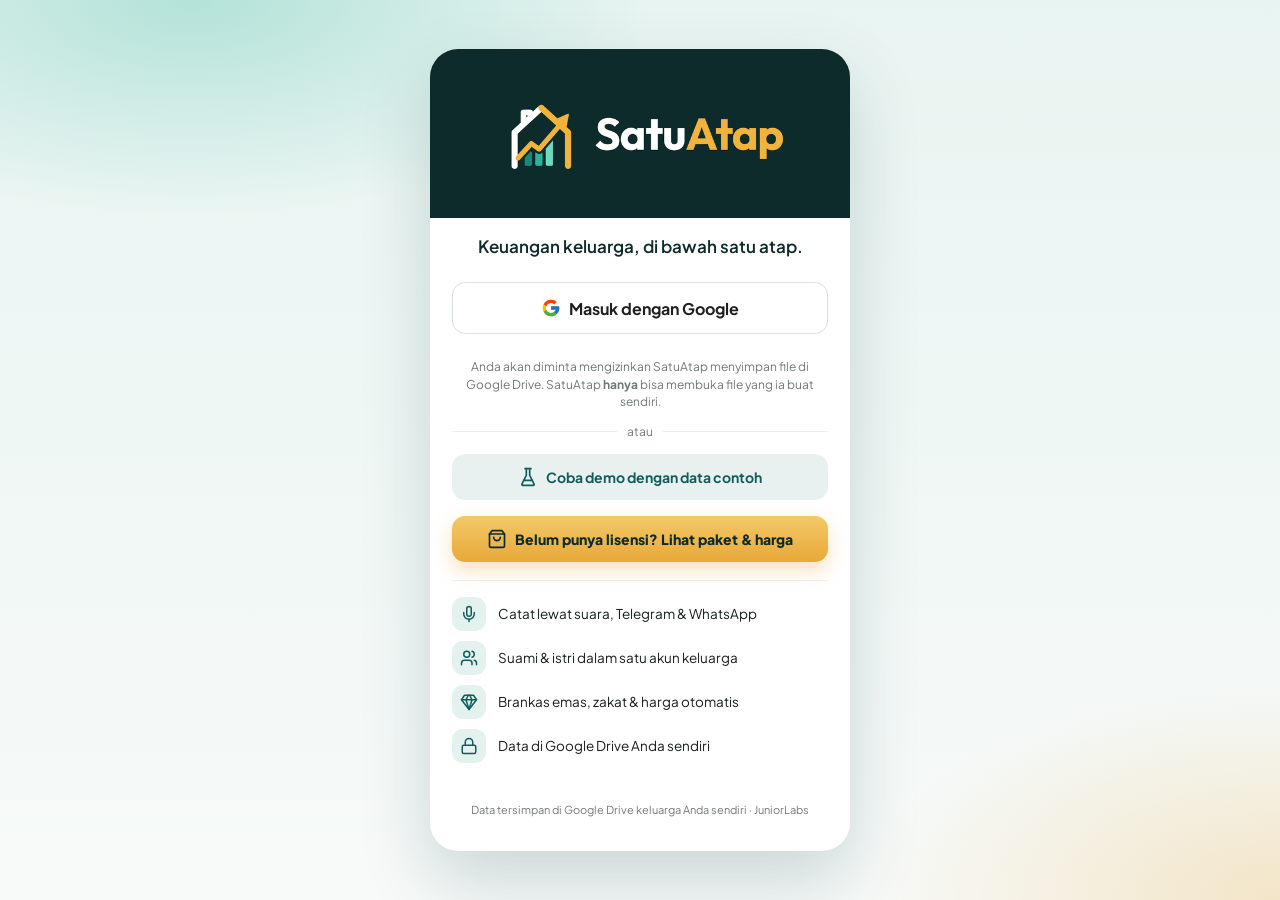
<file: oauth.html>
<!DOCTYPE html>
<html lang="id"><head><meta charset="utf-8"><meta name="viewport" content="width=device-width, initial-scale=1"><title>SatuAtap — Menyambungkan</title>
<meta name="robots" content="noindex"><style>body{font-family:system-ui,sans-serif;background:#F7FAF9;color:#0E2B2C;display:grid;place-items:center;min-height:100vh;margin:0}p{opacity:.7}</style></head>
<body><div><b>SatuAtap</b><p>Menyambungkan ke Google…</p></div>
<script>
/* Halaman kembali dari login Google: teruskan kode ke aplikasi lalu tutup. */
(function () {
  var p = new URLSearchParams(location.search);
  var m = { type: 'satuatap-oauth', code: p.get('code') || '', state: p.get('state') || '', error: p.get('error') || '', at: Date.now() };
  try { localStorage.setItem('sa:oauth', JSON.stringify(m)); } catch (e) {}
  history.replaceState(null, '', location.pathname);
  if (window.opener && !window.opener.closed) {
    try { window.opener.postMessage(m, location.origin); } catch (e) {}
    setTimeout(function () { window.close(); }, 80);
  } else {
    var back = './';
    try { back = localStorage.getItem('sa:oauthBack') || './'; } catch (e) {}
    location.replace(back);
  }
})();
</script></body></html>
</file>
<file: css/style.css>
/* SatuAtap — sistem desain (DESIGN.md) · mobile-first, mode gelap */
:root {
  --primary: #0F5E59; --primary-d: #004541; --on-primary: #fff; --primary-c: #e3f1ef; --mint: #2AB59A; --mint-s: #6FD8C1; --mint-d: #157A6E;
  --secondary: #476364; --ink: #0E2B2C; --gold: #F2B33D; --gold-d: #8C5A00; --gold-c: #FFF3D6;
  --bg: #F7FAF9; --surface: #fff; --surface-2: #ecf5f4; --surface-3: #e1eae9; --line: rgba(14, 43, 44, .08); --line-2: #D6E0DD;
  --text: #151d1d; --text-2: #434F4E; --muted: #707978; --outline-variant: #bec9c7;
  --ok: #1B7F5A; --ok-c: #E8F7F0; --warn: #B45309; --warn-c: #FEF3C7; --bad: #BA1A1A; --bad-c: #FFEDEA; --info-c: #e6f2f1;
  --in: #1B7F5A; --out: #0E2B2C;
  --sh-1: 0 2px 8px rgba(14, 43, 44, .06); --sh-2: 0 4px 16px rgba(14, 43, 44, .08); --sh-3: 0 12px 32px rgba(14, 43, 44, .12);
  --r: 16px; --r-sm: 12px; --nav-h: 64px; --side-w: 248px;
  --font: 'Plus Jakarta Sans', system-ui, -apple-system, 'Segoe UI', Roboto, sans-serif;
  color-scheme: light;
}
[data-theme=dark] {
  --primary: #5cc5bb; --primary-d: #8fd3cc; --on-primary: #002624; --primary-c: #12302e; --mint: #2AB59A; --mint-s: #6FD8C1; --mint-d: #3aa597;
  --secondary: #aecccd; --ink: #e3f1ef; --gold: #F7C25B; --gold-d: #fbbb45; --gold-c: #3a2c0c;
  --bg: #0b1716; --surface: #122221; --surface-2: #172b2a; --surface-3: #1e3533; --line: rgba(255, 255, 255, .07); --line-2: #2c4442;
  --text: #e4efed; --text-2: #bccbc9; --muted: #8b9c9a; --outline-variant: #3f4947;
  --ok: #5fd3a3; --ok-c: #11302a; --warn: #fbbf24; --warn-c: #3a2a0c; --bad: #ffb4ab; --bad-c: #3d1714; --info-c: #142d2b;
  --in: #5fd3a3; --out: #e4efed;
  --sh-1: 0 1px 2px rgba(0, 0, 0, .3); --sh-2: 0 4px 16px rgba(0, 0, 0, .35); --sh-3: 0 12px 32px rgba(0, 0, 0, .5);
  color-scheme: dark;
}
*, *::before, *::after { box-sizing: border-box; }
html { -webkit-text-size-adjust: 100%; }
body { margin: 0; font-family: var(--font); font-size: 14px; line-height: 1.45; color: var(--text); background: var(--bg); -webkit-font-smoothing: antialiased; font-feature-settings: 'tnum' 1; overscroll-behavior-y: none; }
body.noscroll { overflow: hidden; }
button, input, select, textarea { font: inherit; color: inherit; }
button { cursor: pointer; background: none; border: 0; padding: 0; -webkit-tap-highlight-color: transparent; }
a { color: var(--primary); text-decoration: none; }
h1, h2, h3, h4 { margin: 0; letter-spacing: -.01em; }
h2 { font-size: 20px; } h3 { font-size: 17px; }
code { font-size: 12px; background: var(--surface-2); padding: 2px 6px; border-radius: 6px; }
code.wrap { word-break: break-all; }
.ic { width: 20px; height: 20px; flex: none; vertical-align: -4px; }
.ic.big { width: 44px; height: 44px; }
.muted { color: var(--muted); } .small { font-size: 12px; } .tiny { font-size: 11px; } .center { text-align: center; }
.ok { color: var(--ok); } .bad { color: var(--bad); } .r { text-align: right; display: flex; flex-direction: column; align-items: flex-end; gap: 4px; }
.grow { flex: 1; min-width: 0; } .spacer { height: 24px; } [hidden] { display: none !important; }

/* ---------- Kerangka ---------- */
#shell { min-height: 100vh; }
#main { padding-bottom: calc(var(--nav-h) + 24px + env(safe-area-inset-bottom)); }
#topbar { position: sticky; top: 0; z-index: 20; display: flex; align-items: center; gap: 10px; padding: 10px 16px; padding-top: calc(10px + env(safe-area-inset-top));
  background: color-mix(in srgb, var(--bg) 88%, transparent); backdrop-filter: saturate(1.4) blur(12px); -webkit-backdrop-filter: blur(12px); min-height: 60px; }
.brand { display: flex; align-items: center; gap: 10px; cursor: pointer; flex: 1; min-width: 0; }
.brand img { border-radius: 10px; }
.brand b { display: block; font-size: 17px; color: var(--ink); letter-spacing: -.02em; }
.brand .fam { display: flex; align-items: center; gap: 6px; font-size: 12px; color: var(--muted); white-space: nowrap; overflow: hidden; text-overflow: ellipsis; }
.dot { width: 7px; height: 7px; border-radius: 50%; background: var(--muted); display: inline-block; flex: none; }
.dot.ok { background: var(--mint); } .dot.off { background: var(--warn); } .dot.demo { background: var(--gold); }
.tb-actions { display: flex; align-items: center; gap: 6px; margin-left: auto; }
.tb-title { flex: 1; min-width: 0; } .tb-title h1 { font-size: 18px; white-space: nowrap; overflow: hidden; text-overflow: ellipsis; color: var(--ink); }
.tb-crumb { font-size: 11px; color: var(--muted); font-weight: 600; text-transform: uppercase; letter-spacing: .04em; }
.icon-btn { width: 40px; height: 40px; border-radius: 12px; display: inline-grid; place-items: center; color: var(--ink); flex: none; }
.icon-btn:hover { background: var(--surface-2); } .icon-btn:disabled { opacity: .3; }
.icon-btn.on-dark { color: #fff; } .icon-btn.on-dark:hover { background: rgba(255, 255, 255, .12); }
.avatar { width: 40px; height: 40px; border-radius: 50%; display: inline-grid; place-items: center; color: #fff; font-weight: 700; font-size: 14px; background: var(--primary); flex: none; }
.avatar.sm { width: 36px; height: 36px; font-size: 13px; } .avatar.xs { width: 32px; height: 32px; font-size: 12px; } .avatar.lg { width: 56px; height: 56px; font-size: 20px; }
.view { padding: 4px 16px 0; max-width: 760px; margin: 0 auto; animation: fade .18s ease; }
@keyframes fade { from { opacity: .4; transform: translateY(4px); } to { opacity: 1; transform: none; } }

#bottomnav { position: fixed; left: 0; right: 0; bottom: 0; z-index: 30; display: grid; grid-template-columns: repeat(6, 1fr); background: var(--surface);
  border-top: 1px solid var(--line); padding-bottom: env(safe-area-inset-bottom); box-shadow: 0 -4px 16px rgba(14, 43, 44, .05); }
#bottomnav a { display: flex; flex-direction: column; align-items: center; justify-content: center; gap: 3px; height: var(--nav-h); color: var(--muted); font-size: 10.5px; font-weight: 600; position: relative; }
#bottomnav a .ic { width: 22px; height: 22px; }
#bottomnav a.on { color: var(--primary); }
#bottomnav a.on::before { content: ''; position: absolute; top: 6px; width: 48px; height: 30px; border-radius: 15px; background: var(--primary-c); z-index: -1; }
.fab { position: fixed; right: 16px; bottom: calc(var(--nav-h) + 16px + env(safe-area-inset-bottom)); z-index: 31; width: 60px; height: 60px; border-radius: 50%; background: var(--gold); color: #0E2B2C;
  display: flex; align-items: center; justify-content: center; box-shadow: 0 8px 24px rgba(140, 90, 0, .35); padding: 0; touch-action: manipulation; user-select: none; -webkit-user-select: none; transition: transform .12s; }
.fab .ic { width: 26px; height: 26px; stroke-width: 2.6; }
.fab span { display: none; }
.fab:active { transform: scale(.96); }
#sidebar { display: none; }
.demo-banner { position: sticky; top: 0; z-index: 40; background: var(--gold-c); color: var(--gold-d); font-size: 12px; font-weight: 600; padding: 6px 16px; display: flex; gap: 8px; align-items: center; justify-content: center; }
.demo-banner .ic { width: 16px; height: 16px; }

@media (min-width: 1024px) {
  #shell { display: grid; grid-template-columns: var(--side-w) 1fr; }
  #sidebar { display: flex; flex-direction: column; position: sticky; top: 0; height: 100vh; background: var(--surface); border-right: 1px solid var(--line); padding: 20px 14px; gap: 6px; overflow: auto; }
  .side-brand { display: flex; gap: 10px; align-items: center; padding: 0 8px 12px; } .side-brand img { border-radius: 10px; }
  .side-brand b { display: block; font-size: 18px; color: var(--ink); } .side-brand small { color: var(--muted); font-size: 12px; }
  .side-fam { display: flex; gap: 8px; align-items: center; padding: 8px 12px; margin-bottom: 8px; background: var(--surface-2); border-radius: 12px; font-weight: 600; font-size: 13px; }
  #sidebar nav { display: flex; flex-direction: column; gap: 2px; }
  #sidebar nav a { display: flex; align-items: center; gap: 12px; padding: 10px 12px; border-radius: 12px; color: var(--text-2); font-weight: 600; }
  #sidebar nav a:hover { background: var(--surface-2); } #sidebar nav a.on { background: var(--primary-c); color: var(--primary); }
  #sidebar hr { border: 0; border-top: 1px solid var(--line); margin: 8px 4px; width: 100%; }
  .side-fab { margin-top: 12px; height: 48px; border-radius: 14px; background: var(--gold); color: #0E2B2C; font-weight: 700; display: flex; align-items: center; justify-content: center; gap: 8px; }
  .side-me { margin-top: auto; padding: 12px; font-weight: 600; font-size: 13px; } .side-me small { display: block; color: var(--muted); font-weight: 400; overflow: hidden; text-overflow: ellipsis; }
  #bottomnav, .fab { display: none; }
  #main { padding-bottom: 32px; }
  .brand img, .brand b { display: none; }
  #topbar { padding: 14px 40px; }
  .view { padding: 4px 40px 0; max-width: 1080px; }
}
@media (min-width: 640px) and (max-width: 1023px) { .view { padding: 4px 24px 0; } }

/* ---------- Kartu & bagian ---------- */
.card { background: var(--surface); border-radius: var(--r); box-shadow: var(--sh-1); border: 1px solid var(--line); padding: 16px; margin-bottom: 12px; }
.card.list { padding: 4px 0; overflow: hidden; }
.sec-head { display: flex; justify-content: space-between; align-items: baseline; gap: 8px; margin: 22px 2px 10px; }
.sec-head h2 { font-size: 16px; color: var(--ink); display: flex; align-items: center; gap: 8px; }
.sec-head .count { background: var(--gold); color: #0E2B2C; font-size: 11px; border-radius: 10px; padding: 1px 8px; }
.link { color: var(--primary); font-weight: 600; font-size: 13px; display: inline-flex; align-items: center; gap: 4px; }
.mini-h { display: flex; align-items: center; gap: 6px; font-size: 14px; margin: 16px 0 8px; color: var(--ink); }
.hello { display: flex; align-items: center; justify-content: space-between; gap: 12px; margin: 6px 2px 14px; }
.hello small { color: var(--muted); } .hello h2 { font-size: 22px; color: var(--ink); }
.hero { border-radius: 22px; padding: 20px; margin-bottom: 14px; color: #fff; background: linear-gradient(135deg, #0F5E59 0%, #0b4a46 55%, #0E2B2C 100%); box-shadow: 0 10px 28px rgba(15, 94, 89, .28); position: relative; overflow: hidden; }
[data-theme=dark] .hero { background: linear-gradient(135deg, #145f5a, #0d3634); }
.hero::after { content: ''; position: absolute; right: -40px; top: -40px; width: 180px; height: 180px; border-radius: 50%; background: radial-gradient(circle, rgba(242, 179, 61, .28), transparent 70%); }
.hero small { opacity: .82; font-size: 12px; }
.hero-top { display: flex; justify-content: space-between; align-items: center; }
.hero-amt { font-size: 30px; font-weight: 800; letter-spacing: -.02em; margin: 2px 0 14px; }
.hero-safe { display: flex; gap: 16px; align-items: flex-end; flex-wrap: wrap; background: rgba(255, 255, 255, .1); border-radius: 14px; padding: 12px 14px; }
.hero-safe > div:first-child { flex: 1; min-width: 150px; } .hero-safe b { display: block; font-size: 20px; color: var(--gold); } .hero-safe b.xl { font-size: 26px; }
.hero-days { flex: 1; min-width: 140px; display: flex; flex-direction: column; gap: 4px; }
.hero-split { display: grid; grid-template-columns: 1fr 1fr; gap: 10px; } .hero-split > div { background: rgba(255, 255, 255, .1); border-radius: 12px; padding: 10px 12px; } .hero-split b { display: block; font-size: 16px; }
.hero.compact { padding: 16px; } .hero.compact .hero-safe { background: none; padding: 0; } .hero.compact .hero-amt { margin-bottom: 8px; }
.card-primary .bar.light { background: rgba(255, 255, 255, .18); } .card-primary .bar.light i { background: var(--gold); }

/* ---------- Ubin submenu (kotak-kotak, 4 per baris) ---------- */
.tiles { display: grid; grid-template-columns: repeat(4, 1fr); gap: 8px; margin: 4px 0 14px; }
.tile { position: relative; display: flex; flex-direction: column; align-items: center; gap: 6px; padding: 12px 4px 10px; border-radius: 16px; background: var(--surface); border: 1px solid var(--line); box-shadow: var(--sh-1); text-align: center; min-height: 86px; transition: transform .12s; }
.tile:active { transform: scale(.96); }
.tile-ic { width: 42px; height: 42px; border-radius: 13px; display: grid; place-items: center; background: linear-gradient(145deg, var(--primary-c), color-mix(in srgb, var(--mint-s) 30%, var(--surface))); color: var(--primary); }
.tile.gold .tile-ic { background: var(--gold-c); color: var(--gold-d); }
.tile-lb { font-size: 11.5px; font-weight: 600; line-height: 1.2; color: var(--text-2); }
.tile.on { border-color: var(--primary); background: var(--primary-c); } .tile.on .tile-ic { background: var(--primary); color: var(--on-primary); }
.tile.soon { opacity: .78; } .tile.soon .tile-ic { filter: grayscale(.5); }
.tile-badge { position: absolute; top: 5px; right: 5px; font-size: 8.5px; font-weight: 700; padding: 1px 5px; border-radius: 6px; background: var(--surface-3); color: var(--muted); text-transform: uppercase; letter-spacing: .03em; }
.tile-badge.new { background: var(--gold); color: #0E2B2C; }
.tiles.compact .tile { min-height: 74px; padding: 10px 4px 8px; } .tiles.compact .tile-ic { width: 36px; height: 36px; }
@media (min-width: 1024px) { .tiles { grid-template-columns: repeat(8, 1fr); } }

/* ---------- Statistik ---------- */
.stat3 { display: grid; grid-template-columns: repeat(3, 1fr); gap: 8px; margin-bottom: 12px; }
.stat { background: var(--surface); border: 1px solid var(--line); border-radius: 14px; padding: 10px 12px; box-shadow: var(--sh-1); min-width: 0; }
.stat small { display: flex; align-items: center; gap: 4px; color: var(--muted); font-size: 11px; font-weight: 600; }
.stat small .ic { width: 14px; height: 14px; }
.stat b { display: block; font-size: 15px; margin: 2px 0; white-space: nowrap; overflow: hidden; text-overflow: ellipsis; } .stat b.sm { font-size: 13px; }
.stat.in b { color: var(--in); } .stat.out b { color: var(--bad); } .stat.sav b { color: var(--gold-d); } .stat.ok b { color: var(--ok); }
[data-theme=dark] .stat.sav b { color: var(--gold); }
.sumline { display: flex; gap: 12px; font-size: 12px; font-weight: 600; color: var(--muted); padding: 2px 4px; } .sumline .in { color: var(--in); } .sumline .out { color: var(--bad); }

/* ---------- Baris & daftar ---------- */
.row { display: flex; align-items: center; gap: 12px; padding: 12px 16px; border-bottom: 1px solid var(--line); cursor: pointer; min-height: 56px; }
.list > .row:last-child, .list > .swipe:last-child .sw-main { border-bottom: 0; }
@media (hover: hover) { .row:hover { background: color-mix(in srgb, var(--surface-2) 60%, transparent); } .sw-main:hover { background: color-mix(in srgb, var(--surface-2) 60%, var(--surface)); } }
.row.muted { cursor: default; }
.row-sp { display: flex; justify-content: space-between; align-items: center; gap: 8px; }
.tx-txt { flex: 1; min-width: 0; } .tx-txt b { display: block; font-weight: 600; white-space: nowrap; overflow: hidden; text-overflow: ellipsis; }
.tx-txt small { display: block; color: var(--muted); font-size: 12px; white-space: nowrap; overflow: hidden; text-overflow: ellipsis; }
.tx-amt { text-align: right; flex: none; } .tx-amt small { display: block; color: var(--muted); font-size: 11px; }
.amt { font-weight: 700; white-space: nowrap; } .amt.in { color: var(--in); } .amt.out { color: var(--out); } .amt.neu { color: var(--secondary); }
.cat-ic { width: 40px; height: 40px; border-radius: 13px; display: grid; place-items: center; background: var(--surface-2); color: var(--primary); flex: none; }
.cat-ic.sm { width: 32px; height: 32px; border-radius: 10px; } .cat-ic.sm .ic { width: 17px; height: 17px; }
.cat-ic.lg { width: 56px; height: 56px; border-radius: 18px; } .cat-ic.lg .ic { width: 28px; height: 28px; }
.cat-ic.masuk, .cat-ic.in, .cat-ic.pinjam_kembali, .cat-ic.pinjam_terima { background: var(--ok-c); color: var(--ok); }
.cat-ic.tujuan, .cat-ic.tujuan_ambil, .cat-ic.aset_beli, .cat-ic.aset_jual, .cat-ic.gold { background: var(--gold-c); color: var(--gold-d); }
.cat-ic.transfer { background: var(--surface-3); color: var(--secondary); }
.cat-ic.ok { background: var(--ok-c); color: var(--ok); } .cat-ic.bad { background: var(--bad-c); color: var(--bad); }
.kebab { width: 32px; height: 32px; border-radius: 10px; display: grid; place-items: center; color: var(--muted); flex: none; margin-right: -8px; }
.kebab:hover { background: var(--surface-3); }
@media (hover: none) { .tx .kebab { width: 26px; } }
.day-h { display: flex; align-items: baseline; gap: 8px; margin: 16px 4px 8px; font-size: 13px; }
.day-h b { color: var(--ink); } .day-h span { color: var(--muted); font-size: 12px; flex: 1; } .day-h em { font-style: normal; font-weight: 700; font-size: 12px; }
.day-h em.in { color: var(--in); } .day-h em.out { color: var(--muted); }
.day-h.in-card { margin: 0; padding: 10px 16px 4px; background: var(--surface-2); }
.date-chip { width: 44px; height: 44px; border-radius: 13px; background: var(--primary-c); color: var(--primary); display: flex; flex-direction: column; align-items: center; justify-content: center; flex: none; line-height: 1; }
.date-chip b { font-size: 16px; } .date-chip small { font-size: 10px; font-weight: 600; text-transform: uppercase; }
.sentinel, .list-end { text-align: center; color: var(--muted); font-size: 12px; padding: 18px; }
.num { width: 26px; height: 26px; border-radius: 50%; background: var(--primary-c); color: var(--primary); display: grid; place-items: center; font-weight: 700; font-size: 12px; flex: none; }
.dot-c { width: 10px; height: 10px; border-radius: 3px; flex: none; }

/* ---------- Geser baris ---------- */
.swipe { position: relative; overflow: hidden; touch-action: pan-y; }
.sw-main { position: relative; z-index: 2; background: var(--surface); transition: transform .22s cubic-bezier(.2, .8, .2, 1); display: flex; align-items: center; gap: 12px; padding: 10px 16px; border-bottom: 1px solid var(--line); cursor: pointer; min-height: 60px; user-select: none; -webkit-user-select: none; }
.sw-l, .sw-r { position: absolute; top: 0; bottom: 0; display: flex; align-items: center; z-index: 1; }
.sw-l { left: 0; right: 0; padding-left: 18px; gap: 6px; background: var(--ok); color: #fff; font-weight: 700; font-size: 13px; opacity: .85; }
.swipe:not([data-draft]) .sw-l { display: none; }
.swipe.arm-l .sw-l { opacity: 1; }
.sw-r { right: 0; width: 150px; }
.sw-r button { flex: 1; height: 100%; display: flex; flex-direction: column; align-items: center; justify-content: center; gap: 2px; font-size: 11px; font-weight: 600; background: var(--secondary); color: #fff; }
.sw-r button.danger { background: var(--bad); }
.sw-main.draft { background: linear-gradient(90deg, var(--gold-c), var(--surface) 55%); }

/* ---------- Bar, pill, alert ---------- */
.bar { height: 8px; border-radius: 6px; background: var(--surface-3); overflow: hidden; margin: 6px 0 4px; }
.bar i { display: block; height: 100%; border-radius: 6px; background: linear-gradient(90deg, var(--mint-d), var(--mint)); transition: width .4s; }
.bar.hampir i { background: linear-gradient(90deg, #E7A228, var(--gold)); } .bar.lewat i { background: var(--bad); }
.pill { display: inline-flex; align-items: center; gap: 4px; font-size: 10.5px; font-weight: 700; padding: 3px 9px; border-radius: 99px; background: var(--surface-3); color: var(--text-2); text-transform: uppercase; letter-spacing: .03em; white-space: nowrap; }
.pill .ic { width: 13px; height: 13px; }
.pill.ok { background: var(--ok-c); color: var(--ok); } .pill.bad { background: var(--bad-c); color: var(--bad); } .pill.warn { background: #F1F5F9; color: #475569; }
[data-theme=dark] .pill.warn { background: var(--surface-3); color: var(--text-2); }
.pill.gold { background: var(--gold-c); color: var(--gold-d); text-transform: none; font-size: 12px; letter-spacing: 0; } [data-theme=dark] .pill.gold { color: var(--gold); }
.alert { display: flex; gap: 12px; align-items: center; padding: 12px 14px; border-radius: 14px; margin-bottom: 12px; background: var(--info-c); cursor: pointer; }
.alert > .ic:first-child { width: 24px; height: 24px; color: var(--primary); }
.alert div { flex: 1; } .alert b { display: block; font-size: 13.5px; } .alert small { color: var(--text-2); font-size: 12px; }
.alert.warn { background: var(--warn-c); } .alert.warn > .ic:first-child { color: var(--warn); }
.alert.ok { background: var(--ok-c); } .alert.ok > .ic:first-child { color: var(--ok); }
.note { display: block; position: relative; padding: 10px 12px 10px 36px; border-radius: 12px; background: var(--surface-2); font-size: 12.5px; color: var(--text-2); margin-bottom: 12px; }
.note > .ic:first-child { position: absolute; left: 11px; top: 11px; width: 17px; height: 17px; color: var(--primary); } .note.warn { background: var(--warn-c); } .note.warn .ic { color: var(--warn); }
.empty { text-align: center; padding: 32px 16px; color: var(--muted); } .empty .ic { color: var(--outline-variant); } .empty h3 { color: var(--text-2); margin: 8px 0 4px; } .empty p { margin: 0 0 14px; font-size: 13px; }

/* ---------- Tombol & form ---------- */
.btn { min-height: 46px; padding: 0 18px; border-radius: 13px; background: var(--primary); color: var(--on-primary); font-weight: 700; display: inline-flex; align-items: center; justify-content: center; gap: 8px; transition: transform .1s, opacity .1s; }
.btn:active { transform: scale(.98); opacity: .92; } .btn:disabled { opacity: .45; pointer-events: none; }
.btn.ghost { background: color-mix(in srgb, var(--primary) 9%, transparent); color: var(--primary); }
.btn.danger { background: var(--bad); color: #fff; } .btn.ghost.danger { background: var(--bad-c); color: var(--bad); }
.btn.gold { background: var(--gold); color: #0E2B2C; }
.btn.sm { min-height: 38px; padding: 0 14px; font-size: 13px; } .btn.xs { min-height: 32px; padding: 0 12px; font-size: 12px; border-radius: 10px; }
.btn.block { width: 100%; margin: 4px 0 12px; }
.row-btns { display: flex; gap: 8px; margin: 4px 0 12px; flex-wrap: wrap; } .row-btns .btn { flex: 1; min-width: 140px; }
.field { display: flex; flex-direction: column; gap: 6px; margin-bottom: 12px; min-width: 0; }
.field > span { font-size: 12.5px; font-weight: 600; color: var(--text-2); } .field > small { font-size: 11.5px; color: var(--muted); }
input:not([type=checkbox]):not([type=radio]):not([type=range]), select, textarea { width: 100%; min-height: 46px; border-radius: 12px; border: 1.5px solid var(--line-2); background: var(--surface); padding: 10px 12px; outline: none; font-size: 15px; }
textarea { resize: vertical; min-height: 100px; }
input:focus, select:focus, textarea:focus { border-color: var(--primary); box-shadow: 0 0 0 3px rgba(15, 94, 89, .15); }
input[readonly] { background: var(--surface-2); }
.rp-input { display: flex; align-items: center; border: 1.5px solid var(--line-2); border-radius: 12px; background: var(--surface); padding-left: 12px; }
.rp-input:focus-within { border-color: var(--primary); box-shadow: 0 0 0 3px rgba(15, 94, 89, .15); }
.rp-input b { color: var(--primary); font-weight: 700; } .rp-input input { border: 0 !important; box-shadow: none !important; font-weight: 700; background: transparent !important; }
.rp-input.big input { font-size: 22px; }
.grid2 { display: grid; grid-template-columns: 1fr 1fr; gap: 10px; }
.seg { display: flex; background: var(--surface-2); border-radius: 13px; padding: 4px; gap: 4px; margin-bottom: 12px; }
.seg label { flex: 1; } .seg input { position: absolute; opacity: 0; pointer-events: none; }
.seg span { display: block; text-align: center; padding: 9px 6px; border-radius: 10px; font-weight: 600; font-size: 13px; color: var(--muted); cursor: pointer; }
.seg input:checked + span { background: var(--surface); color: var(--primary); box-shadow: var(--sh-1); }
.seg input:focus-visible + span { outline: 2px solid var(--primary); }
.check { display: flex; gap: 10px; align-items: flex-start; margin: 8px 0 12px; cursor: pointer; font-size: 13.5px; }
.check input { width: 20px; height: 20px; accent-color: var(--primary); flex: none; margin-top: 1px; }
.chips { display: flex; gap: 8px; flex-wrap: wrap; margin-bottom: 12px; align-items: center; }
.chips.scroll { flex-wrap: nowrap; overflow-x: auto; scrollbar-width: none; margin-left: -16px; margin-right: -16px; padding: 0 16px; }
.chips.scroll::-webkit-scrollbar { display: none; }
.chip { display: inline-flex; align-items: center; gap: 6px; padding: 8px 14px; border-radius: 99px; background: var(--surface); border: 1px solid var(--line-2); font-size: 13px; font-weight: 600; white-space: nowrap; color: var(--text-2); }
.chip .ic { width: 16px; height: 16px; } .chip.on { background: var(--primary); color: var(--on-primary); border-color: var(--primary); }
input[type=range] { width: 100%; accent-color: var(--primary); height: 32px; }
.toolbar { position: sticky; top: 60px; z-index: 10; background: var(--bg); padding: 4px 0 2px; margin: 0 -16px; padding-left: 16px; padding-right: 16px; }
.search { display: flex; align-items: center; gap: 8px; background: var(--surface); border: 1.5px solid var(--line-2); border-radius: 13px; padding-left: 12px; margin-bottom: 10px; color: var(--muted); }
.search input { border: 0 !important; box-shadow: none !important; min-height: 44px !important; padding-left: 0 !important; background: transparent !important; }
.period-nav { display: flex; align-items: center; justify-content: center; gap: 6px; margin: 2px 0 10px; }
.period-lb { font-weight: 700; padding: 8px 14px; border-radius: 12px; background: var(--surface); border: 1px solid var(--line); min-width: 150px; text-align: center; }

/* ---------- Lembar bawah & toast ---------- */
.sheet-wrap { position: fixed; inset: 0; z-index: 100; }
.sheet-bg { position: absolute; inset: 0; background: rgba(5, 20, 19, .45); opacity: 0; transition: opacity .2s; }
.sheet { position: absolute; left: 0; right: 0; bottom: 0; max-height: 92vh; background: var(--surface); border-radius: 24px 24px 0 0; box-shadow: var(--sh-3); display: flex; flex-direction: column; transform: translateY(100%); transition: transform .24s cubic-bezier(.2, .8, .2, 1); padding-bottom: env(safe-area-inset-bottom); }
.sheet-wrap.show .sheet-bg { opacity: 1; } .sheet-wrap.show .sheet { transform: none; }
.sheet-handle { width: 44px; height: 5px; border-radius: 3px; background: var(--outline-variant); margin: 8px auto 0; }
.sheet-grip { touch-action: none; cursor: grab; padding-top: 2px; }
.sheet.dragging { transition: none !important; }
.sheet-head { display: flex; align-items: center; justify-content: space-between; padding: 8px 12px 4px 20px; } .sheet-head h2 { font-size: 18px; color: var(--ink); }
.sheet-body { overflow-y: auto; padding: 8px 20px 12px; overscroll-behavior: contain; -webkit-overflow-scrolling: touch; }
.sheet-foot { display: flex; gap: 8px; padding: 10px 20px 14px; border-top: 1px solid var(--line); } .sheet-foot .btn { flex: 1; }
.sheet-foot .btn.ghost.danger:first-child:not(:last-child) { flex: 0 0 auto; }
.sheet.small .sheet-body { padding-bottom: 16px; }
@media (min-width: 720px) {
  .sheet { left: 50%; right: auto; bottom: 50%; width: 560px; max-height: 86vh; border-radius: 24px; transform: translate(-50%, 60%) scale(.98); opacity: 0; transition: transform .2s, opacity .2s; }
  .sheet-wrap.show .sheet { transform: translate(-50%, 50%); opacity: 1; } .sheet-handle { display: none; }
}
#toast-root { position: fixed; left: 50%; transform: translateX(-50%); bottom: calc(var(--nav-h) + 90px + env(safe-area-inset-bottom)); z-index: 200; display: flex; flex-direction: column; gap: 8px; width: min(92vw, 440px); pointer-events: none; }
@media (min-width: 1024px) { #toast-root { bottom: 24px; } }
.toast { display: flex; align-items: center; gap: 10px; background: var(--ink); color: var(--bg); padding: 12px 14px; border-radius: 14px; box-shadow: var(--sh-3); font-weight: 600; font-size: 13.5px; opacity: 0; transform: translateY(10px); transition: all .22s; pointer-events: auto; }
[data-theme=dark] .toast { background: #e4efed; color: #0b1716; }
.toast.show { opacity: 1; transform: none; } .toast span { flex: 1; } .toast .link { color: var(--gold); } [data-theme=dark] .toast .link { color: var(--gold-d); }
.toast.ok > .ic { color: var(--mint-s); } .toast.warn > .ic { color: var(--gold); } .toast.error > .ic { color: #ff8a80; }
.menu-list { display: flex; flex-direction: column; } .menu-list button { display: flex; align-items: center; gap: 12px; padding: 14px 4px; border-bottom: 1px solid var(--line); font-weight: 600; text-align: left; }
.menu-list button.danger { color: var(--bad); }

/* ---------- Catat Cepat ---------- */
.sheet.catat .sheet-body { padding-top: 4px; }
.amt-box { position: relative; text-align: center; padding: 10px 0 12px; border-radius: 18px; background: var(--surface-2); margin-bottom: 12px; }
.amt-box .expr { color: var(--muted); font-size: 12px; font-weight: 600; min-height: 16px; display: block; }
.amt-val { display: flex; align-items: baseline; justify-content: center; gap: 6px; }
.amt-val span { font-size: 18px; font-weight: 700; color: var(--muted); } .amt-val b { font-size: 36px; font-weight: 800; letter-spacing: -.02em; color: var(--ink); }
.amt-box.keluar .amt-val b { color: var(--ink); } .amt-box.masuk .amt-val b { color: var(--ok); } .amt-box.transfer .amt-val b { color: var(--secondary); }
.amt-kbd { position: absolute !important; inset: 0; opacity: 0; cursor: text; min-height: 0 !important; }
@media (pointer: fine) { .amt-kbd { position: static !important; opacity: 1; width: 70% !important; margin: 6px auto 0; display: block; text-align: center; min-height: 36px !important; font-size: 13px !important; } }
.cat-grid { display: grid; grid-template-columns: repeat(4, 1fr); gap: 6px; margin-bottom: 12px; }
.cat-pick { display: flex; flex-direction: column; align-items: center; gap: 4px; padding: 8px 2px; border-radius: 14px; font-size: 11px; font-weight: 600; color: var(--text-2); border: 1.5px solid transparent; line-height: 1.15; text-align: center; }
.cat-pick .cat-ic { width: 38px; height: 38px; }
.cat-pick.on { border-color: var(--primary); background: var(--primary-c); color: var(--primary); } .cat-pick.on .cat-ic { background: var(--primary); color: var(--on-primary); }
.cat-pick.more { color: var(--muted); } .cat-pick.more .ic { width: 38px; height: 38px; padding: 9px; border-radius: 13px; background: var(--surface-2); }
.keypad { display: grid; grid-template-columns: repeat(4, 1fr); gap: 6px; margin: -4px 0 14px; }
.keypad button { height: 46px; border-radius: 13px; background: var(--surface-2); font-size: 20px; font-weight: 700; color: var(--ink); }
.keypad button:active { background: var(--surface-3); } .keypad button.op { color: var(--primary); background: var(--primary-c); } .keypad button.del { color: var(--bad); }
@media (pointer: fine) and (min-width: 720px) { .keypad button { height: 42px; font-size: 17px; } }
.subbox { border: 1.5px dashed var(--line-2); border-radius: 14px; padding: 10px 12px; margin-bottom: 12px; }
.subbox-h { font-weight: 700; font-size: 13px; display: flex; gap: 6px; align-items: center; flex-wrap: wrap; margin-bottom: 8px; } .subbox-h small { color: var(--muted); font-weight: 600; width: 100%; }
.split-row { display: grid; grid-template-columns: 1fr 1fr 36px; gap: 6px; margin-bottom: 6px; align-items: center; }
.split-row select, .split-row input { min-height: 40px !important; font-size: 13px !important; }
.voice { text-align: center; padding: 8px 0 12px; } .voice-txt { font-size: 18px; font-weight: 600; min-height: 50px; margin-top: 12px; color: var(--ink); }
.mic-pulse { width: 96px; height: 96px; margin: 8px auto; border-radius: 50%; background: var(--gold); color: #0E2B2C; display: grid; place-items: center; animation: pulse 1.4s infinite; }
@keyframes pulse { 0% { box-shadow: 0 0 0 0 rgba(242, 179, 61, .6); } 70% { box-shadow: 0 0 0 26px rgba(242, 179, 61, 0); } 100% { box-shadow: 0 0 0 0 rgba(242, 179, 61, 0); } }

/* ---------- Detail ---------- */
.detail-head { display: flex; gap: 14px; align-items: center; margin-bottom: 12px; } .big-amt { font-size: 24px; margin-top: 2px; }
.kv-list { display: flex; flex-direction: column; } .kv { display: flex; justify-content: space-between; gap: 12px; padding: 9px 0; border-bottom: 1px solid var(--line); font-size: 13.5px; }
.kv:last-child { border-bottom: 0; } .kv span { color: var(--muted); } .kv b { text-align: right; font-weight: 600; }
.card.kv-list { padding: 4px 16px; }
.hist { list-style: none; padding: 0; margin: 0; font-size: 13px; } .hist li { padding: 8px 0; border-bottom: 1px solid var(--line); } .hist small { color: var(--muted); }

/* ---------- Grafik ---------- */
.chart { width: 100%; height: auto; display: block; margin: 8px auto; max-width: 620px; }
.chart .grid { stroke: var(--line-2); stroke-dasharray: 3 4; } .chart .sel-bg { fill: var(--primary-c); }
.chart .bar-a { fill: var(--mint); } .chart .bar-b { fill: var(--primary); } [data-theme=dark] .chart .bar-b { fill: #9fdcd5; }
.chart .axis { fill: var(--muted); font-size: 10px; font-family: var(--font); } .chart .axis.strong { fill: var(--ink); font-weight: 700; }
.chart .zero { stroke: var(--bad); stroke-dasharray: 4 3; } .chart .area { fill: color-mix(in srgb, var(--mint) 16%, transparent); } .chart .line { fill: none; stroke: var(--primary); stroke-width: 2.5; stroke-linejoin: round; }
.chart .dot-bad { fill: var(--gold); stroke: var(--surface); stroke-width: 2; }
.donut { max-width: 190px; margin: 0 auto; } .donut .d-sub { fill: var(--muted); font-size: 10px; font-family: var(--font); } .donut .d-main { fill: var(--ink); font-size: 16px; font-weight: 800; font-family: var(--font); }
.donut-card { display: flex; gap: 12px; align-items: center; flex-wrap: wrap; justify-content: center; }
.legend { list-style: none; padding: 0; margin: 0; flex: 1; min-width: 180px; font-size: 13px; } .legend li { display: flex; align-items: center; gap: 8px; padding: 4px 0; }
.legend i { width: 10px; height: 10px; border-radius: 3px; flex: none; } .legend b { margin-left: auto; }
.legend-inline { font-size: 11px; color: var(--muted); display: flex; gap: 6px; align-items: center; } .legend-inline i { width: 10px; height: 10px; border-radius: 3px; display: inline-block; } .legend-inline .a { background: var(--mint); } .legend-inline .b { background: var(--primary); }
.gauge { max-width: 240px; margin: 0 auto; } .gauge path { fill: none; stroke-width: 16; stroke-linecap: round; } .gauge .g-ok { stroke: var(--mint); } .gauge .g-warn { stroke: var(--gold); } .gauge .g-bad { stroke: var(--bad); }
.gauge .g-dot { fill: var(--surface); stroke: var(--ink); stroke-width: 4; } .gauge .g-main { fill: var(--ink); font-size: 24px; font-weight: 800; font-family: var(--font); } .gauge .g-sub { fill: var(--muted); font-size: 10px; font-family: var(--font); }
.gauge-card { text-align: center; } .gauge-card p { font-size: 13px; font-weight: 600; display: flex; gap: 6px; justify-content: center; align-items: center; margin: 4px 0; }
.ring { max-width: 150px; } .ring .ring-bg { fill: none; stroke: var(--surface-3); stroke-width: 14; } .ring .ring-fg { fill: none; stroke: var(--mint); stroke-width: 14; stroke-linecap: round; transition: stroke-dasharray .6s; }
.ring .r-main { fill: var(--ink); font-size: 34px; font-weight: 800; font-family: var(--font); } .ring .r-max { fill: var(--muted); font-size: 14px; } .ring .r-sub { fill: var(--muted); font-size: 11px; font-family: var(--font); }
.score-mini { display: flex; align-items: center; gap: 14px; cursor: pointer; } .score-mini .ring { width: 96px; } .score-mini b { display: block; } .score-mini small { display: block; margin: 2px 0 6px; }
.score-big { display: flex; justify-content: center; } .score-big .ring { max-width: 190px; }
.jar { width: 120px; height: auto; display: block; } .jar.sm { width: 52px; flex: none; }
.jar-lid { fill: var(--gold); } .jar-glass { fill: color-mix(in srgb, var(--mint-s) 14%, var(--surface)); stroke: var(--primary); stroke-width: 4; }
.jar-fill { fill: var(--mint); } .jar-wave { fill: var(--mint-s); } .jar .coin { fill: var(--gold); stroke: #c88a14; stroke-width: 2; } .jar-tick { stroke: var(--primary); stroke-width: 2; opacity: .4; }

/* ---------- Kalender ---------- */
.cal { padding: 12px; } .cal-head { display: flex; align-items: center; justify-content: space-between; margin-bottom: 6px; } .cal-head b { font-size: 15px; color: var(--ink); }
.cal-grid { display: grid; grid-template-columns: repeat(7, 1fr); gap: 3px; }
.cal-dow { text-align: center; font-size: 10.5px; font-weight: 700; color: var(--muted); padding: 4px 0; }
.cal-d { aspect-ratio: 1 / 1.05; border-radius: 11px; display: flex; flex-direction: column; align-items: center; justify-content: center; position: relative; gap: 1px; min-height: 40px; }
.cal-d b { font-size: 14px; font-weight: 600; } .cal-d small { font-size: 8.5px; color: var(--muted); line-height: 1; }
.cal-d:hover { background: var(--surface-2); } .cal-d.sun b, .cal-d.hol b { color: var(--bad); }
.cal-d.today { background: var(--primary-c); } .cal-d.today b { color: var(--primary); font-weight: 800; }
.cal-d.sel { background: var(--primary); } .cal-d.sel b, .cal-d.sel small { color: var(--on-primary); }
.dots { display: flex; gap: 2px; height: 5px; } .dots i, .cal-legend i { width: 5px; height: 5px; border-radius: 50%; display: inline-block; }
.dots i.in, .cal-legend i.in { background: var(--mint); } .dots i.out, .cal-legend i.out { background: var(--secondary); } .dots i.bad, .cal-legend i.bad { background: var(--bad); } .dots i.gold, .cal-legend i.gold { background: var(--gold); }
.cal-d.sel .dots i { box-shadow: 0 0 0 1px #fff; }
.cal-legend { display: flex; gap: 12px; justify-content: center; font-size: 11px; color: var(--muted); margin-top: 10px; flex-wrap: wrap; } .cal-legend span { display: flex; align-items: center; gap: 5px; } .cal-legend i { width: 8px; height: 8px; }
.heat { display: flex; flex-direction: column; gap: 8px; margin: 12px 0; }
.heat-row { display: grid; grid-template-columns: 52px 1fr 70px; align-items: center; gap: 8px; font-size: 13px; }
.heat-row small { grid-column: 2 / 4; color: var(--muted); font-size: 11px; margin-top: -6px; }
.heat-row span { text-align: right; font-weight: 600; } .heat-bar { height: 12px; background: var(--surface-3); border-radius: 6px; overflow: hidden; }
.heat-bar i { display: block; height: 100%; background: var(--mint); border-radius: 6px; } .heat-row.sedang .heat-bar i { background: var(--gold); } .heat-row.puncak .heat-bar i { background: var(--bad); }
.heat-row.puncak b { color: var(--bad); }

/* ---------- Anggaran (amplop) ---------- */
.env-list { display: grid; gap: 8px; }
.env { display: flex; align-items: stretch; background: var(--surface); border: 1px solid var(--line); border-radius: 16px; box-shadow: var(--sh-1); overflow: hidden; transition: transform .15s, box-shadow .15s; }
.env.lewat { border-color: color-mix(in srgb, var(--bad) 40%, transparent); }
.env-drag { width: 30px; display: grid; place-items: center; color: var(--outline-variant); touch-action: none; cursor: grab; flex: none; background: var(--surface-2); }
.env-main { flex: 1; padding: 12px 14px 10px; cursor: pointer; min-width: 0; }
.env-t { display: flex; align-items: center; gap: 8px; min-width: 0; } .env-t b { white-space: nowrap; overflow: hidden; text-overflow: ellipsis; } .env-t i .ic { width: 14px; height: 14px; color: var(--muted); }
.env-s { font-size: 12.5px; font-weight: 700; color: var(--ok); white-space: nowrap; } .env-s.hampir { color: var(--warn); } .env-s.lewat { color: var(--bad); }
.env small { font-size: 11.5px; } .env.dragging { opacity: .35; } .env.drop { transform: scale(1.02); box-shadow: 0 0 0 2.5px var(--gold), var(--sh-2); }
.env-ghost { position: fixed; left: 0; top: 0; z-index: 300; pointer-events: none; box-shadow: var(--sh-3); opacity: .95; transform-origin: 0 0; }
.env-mini small.hampir { color: var(--warn); font-weight: 700; } .env-mini small.lewat { color: var(--bad); font-weight: 700; }
.split-card { background: var(--surface); border: 1px solid var(--line); border-left: 5px solid var(--mint); border-radius: 14px; padding: 12px 14px; margin-bottom: 8px; }
.split-card.keinginan { border-left-color: var(--gold); } .split-card.tabungan { border-left-color: var(--primary); }
.pct-edit { display: grid; grid-template-columns: repeat(3, 1fr); gap: 8px; } .pct-edit label { display: flex; flex-direction: column; gap: 4px; font-size: 12px; font-weight: 600; color: var(--muted); }
.pct-edit input { min-height: 40px !important; text-align: center; font-weight: 700; }

/* ---------- Tujuan ---------- */
.goal-list { display: grid; gap: 10px; margin-bottom: 8px; }
.goal-card { display: flex; gap: 12px; align-items: center; background: var(--surface); border: 1px solid var(--line); border-radius: 18px; padding: 12px 14px; box-shadow: var(--sh-1); cursor: pointer; }
.goal-card small { display: block; font-size: 11.5px; } .goal-card.locked { cursor: default; opacity: .8; }
.goal-row { display: grid; grid-template-columns: 1fr 1fr; gap: 8px; }
.goal-mini { display: flex; gap: 8px; align-items: center; background: var(--surface); border: 1px solid var(--line); border-radius: 16px; padding: 10px; text-align: left; box-shadow: var(--sh-1); min-width: 0; }
.goal-mini .jar.sm { width: 40px; } .goal-mini b { display: block; font-size: 13px; white-space: nowrap; overflow: hidden; text-overflow: ellipsis; } .goal-mini small { color: var(--muted); font-size: 11.5px; } .goal-mini div { min-width: 0; }
.goal-hero { display: flex; gap: 18px; align-items: center; background: var(--surface); border-radius: 22px; padding: 16px; box-shadow: var(--sh-1); border: 1px solid var(--line); margin-bottom: 12px; }
.goal-hero h2 { font-size: 26px; color: var(--ink); }
.ms { display: flex; gap: 6px; margin-top: 10px; flex-wrap: wrap; } .ms span { font-size: 11px; font-weight: 700; padding: 3px 8px; border-radius: 8px; background: var(--surface-3); color: var(--muted); } .ms span.on { background: var(--gold); color: #0E2B2C; }
.tpl-grid { display: grid; grid-template-columns: repeat(2, 1fr); gap: 8px; }
.tpl { display: flex; flex-direction: column; gap: 4px; align-items: flex-start; text-align: left; padding: 12px; border-radius: 14px; background: var(--surface-2); color: var(--primary); }
.tpl b { color: var(--ink); font-size: 13.5px; } .tpl small { color: var(--muted); font-size: 11px; }
.icon-pick { display: flex; flex-wrap: wrap; gap: 6px; margin-bottom: 12px; } .icon-pick input { position: absolute; opacity: 0; }
.icon-pick span { width: 40px; height: 40px; border-radius: 12px; display: grid; place-items: center; background: var(--surface-2); color: var(--secondary); cursor: pointer; border: 2px solid transparent; }
.icon-pick input:checked + span { border-color: var(--primary); color: var(--primary); background: var(--primary-c); }
.icon-pick.colors span { border-radius: 50%; width: 34px; height: 34px; } .icon-pick.colors input:checked + span { box-shadow: 0 0 0 3px var(--surface), 0 0 0 5px var(--ink); }
table.ck, table.tbl { width: 100%; border-collapse: collapse; font-size: 12.5px; }
.ck th, .tbl th { text-align: left; color: var(--muted); font-weight: 600; font-size: 11.5px; padding: 6px 4px; border-bottom: 1px solid var(--line); }
.ck td, .tbl td { padding: 8px 4px; border-bottom: 1px solid var(--line); vertical-align: middle; } .ck td small { display: block; color: var(--muted); font-size: 10.5px; }
.tbl td:not(:first-child), .tbl th:not(:first-child) { text-align: right; }
.ck-ok { display: inline-grid; place-items: center; width: 22px; height: 22px; border-radius: 50%; background: var(--ok-c); color: var(--ok); } .ck-ok .ic { width: 14px; height: 14px; }
.ck-no { color: var(--outline-variant); }
.sliders label { display: block; margin-bottom: 12px; } .sliders label > span { display: flex; justify-content: space-between; font-size: 13px; font-weight: 600; color: var(--text-2); }
.ratio-grid { display: grid; grid-template-columns: repeat(auto-fill, minmax(140px, 1fr)); gap: 8px; margin-bottom: 12px; }
.ratio { background: var(--surface); border: 1px solid var(--line); border-radius: 14px; padding: 12px; box-shadow: var(--sh-1); border-top: 4px solid var(--ok); }
.ratio.bad { border-top-color: var(--bad); } .ratio small { display: block; color: var(--muted); font-size: 11.5px; } .ratio b { font-size: 20px; }
.loan { display: flex; gap: 12px; align-items: center; padding: 12px 16px; border-bottom: 1px solid var(--line); cursor: pointer; } .loan.done { opacity: .6; }
.me-card { display: flex; gap: 14px; align-items: center; background: var(--surface); border-radius: 18px; padding: 14px; border: 1px solid var(--line); box-shadow: var(--sh-1); margin: 6px 0 4px; }
.me-card b { display: block; font-size: 16px; } .me-card small { color: var(--muted); font-size: 12px; }
.izin { background: var(--surface-2); border-radius: 14px; padding: 4px 12px 10px; margin-bottom: 8px; }
.izin-row { display: grid; grid-template-columns: 96px 1fr; gap: 8px; align-items: center; } .izin-row .seg { margin: 4px 0; padding: 3px; } .izin-row .seg span { padding: 6px 2px; font-size: 12px; }
.about { text-align: center; } .about img { background: #0E2B2C; border-radius: 16px; padding: 8px; max-width: 100%; height: auto; } .about .card { text-align: left; }

/* ---------- Perayaan ---------- */
.celebrate { position: fixed; inset: 0; z-index: 400; background: rgba(5, 20, 19, .55); display: grid; place-items: center; animation: fade .2s; }
.celebrate.out { opacity: 0; transition: opacity .3s; }
.cel-card { background: var(--surface); border-radius: 28px; padding: 24px 28px; text-align: center; box-shadow: var(--sh-3); animation: pop .5s cubic-bezier(.2, 1.4, .4, 1); max-width: 86vw; }
.cel-card .jar { margin: 0 auto 6px; } .cel-card h2 { color: var(--ink); } .cel-card p { color: var(--muted); margin: 6px 0 16px; }
@keyframes pop { from { transform: scale(.6); opacity: 0; } to { transform: none; opacity: 1; } }
.confetti { position: absolute; inset: 0; overflow: hidden; pointer-events: none; }
.confetti i { position: absolute; top: -12px; width: 9px; height: 14px; border-radius: 2px; animation: fall 2.6s linear forwards; }
@keyframes fall { to { top: 105vh; transform: rotate(720deg) translateX(30px); } }

/* ---------- Login & splash ---------- */
.login { min-height: 100vh; display: grid; place-items: center; padding: 20px; background: radial-gradient(circle at 20% 0%, rgba(42, 181, 154, .18), transparent 50%), radial-gradient(circle at 100% 100%, rgba(242, 179, 61, .16), transparent 45%), var(--bg); }
.login-card { width: min(100%, 420px); background: var(--surface); border-radius: 28px; padding: 0 22px 22px; box-shadow: var(--sh-3); overflow: hidden; }
.login-logo { display: block; width: calc(100% + 44px); max-width: none; height: auto; margin: 0 -22px 0; background: #0E2B2C; padding: 14px 40px; }
.slogan { text-align: center; color: var(--muted); font-weight: 600; margin: 12px 0 18px; }
.login h2 { font-size: 18px; color: var(--ink); margin-bottom: 4px; }
.fam-chip { display: flex; align-items: center; gap: 8px; background: var(--primary-c); color: var(--primary); padding: 10px 14px; border-radius: 14px; margin-bottom: 16px; }
.fam-chip b { flex: 1; color: var(--ink); } .gbtn { display: flex; justify-content: center; min-height: 44px; margin-bottom: 8px; }
.darurat { margin-top: 12px; border-top: 1px solid var(--line); padding-top: 10px; } .darurat summary { cursor: pointer; font-weight: 600; font-size: 13px; color: var(--muted); display: flex; gap: 6px; align-items: center; padding: 6px 0; }
.darurat[open] summary { margin-bottom: 8px; }
.login-msg { min-height: 20px; font-size: 13px; text-align: center; margin: 8px 0; }
.or { display: flex; align-items: center; gap: 10px; color: var(--muted); font-size: 12px; margin: 10px 0; } .or::before, .or::after { content: ''; flex: 1; border-top: 1px solid var(--line); }
.splash { position: relative; min-height: 100vh; min-height: 100dvh; display: grid; place-content: center; justify-items: center; gap: 6px; text-align: center; padding: 24px;
  background: radial-gradient(120% 80% at 50% 0%, #1F7F78 0%, #0F5E59 45%, #073F3B 100%); color: #fff; }
.splash img { border-radius: 24px; box-shadow: 0 14px 40px rgba(0,0,0,.28); margin-bottom: 14px; animation: spIn .6s cubic-bezier(.2,.8,.2,1) both; }
.splash h1 { margin: 0; font-size: 30px; font-weight: 800; letter-spacing: -.5px; color: #fff; animation: spUp .6s .12s both; }
.splash .sp-slogan { margin: 0; font-size: 15px; color: rgba(255,255,255,.82); animation: spUp .6s .22s both; }
.splash .sp-dots { display: flex; gap: 6px; margin-top: 26px; } .splash .sp-dots i { width: 7px; height: 7px; border-radius: 50%; background: #F3C969; animation: spDot 1s infinite ease-in-out; } .splash .sp-dots i:nth-child(2) { animation-delay: .15s; } .splash .sp-dots i:nth-child(3) { animation-delay: .3s; }
.splash .sp-by { position: absolute; bottom: calc(22px + env(safe-area-inset-bottom)); left: 0; right: 0; font-size: 12px; letter-spacing: .06em; color: rgba(255,255,255,.55); }
@keyframes spIn { from { opacity: 0; transform: scale(.85); } to { opacity: 1; transform: none; } }
@keyframes spUp { from { opacity: 0; transform: translateY(8px); } to { opacity: 1; transform: none; } }
@keyframes spDot { 0%, 80%, 100% { opacity: .3; transform: scale(.8); } 40% { opacity: 1; transform: scale(1); } }
@media (prefers-reduced-motion: reduce) { .splash *, .splash { animation: none !important; } }
@keyframes pulse2 { to { transform: scale(1.06); } }

@media (prefers-reduced-motion: reduce) { *, *::before, *::after { animation: none !important; transition: none !important; } }
@media print { #bottomnav, .fab, #sidebar, #topbar, .tiles, .demo-banner { display: none !important; } .card { box-shadow: none; } }
.chip.warn { background: var(--gold-c); color: var(--gold-d); border-color: transparent; } [data-theme=dark] .chip.warn { color: var(--gold); }
.auth-chip { padding: 6px 10px; font-size: 12px; }
.gbtn-own { background: #fff; color: #1f1f1f; border: 1.5px solid var(--line-2); } [data-theme=dark] .gbtn-own { background: #131314; color: #e3e3e3; border-color: #8e918f; }
.login .btn small { font-weight: 500; opacity: .8; }
.splash-in { text-align: center; color: var(--muted); padding: 24px 0; }
.steps { padding-left: 18px; margin: 8px 0; } .steps li { margin-bottom: 6px; }
details.lap summary { list-style: none; } details.lap summary::-webkit-details-marker { display: none; }
.lap-body { padding: 4px 16px 14px 68px; font-size: 13px; border-bottom: 1px solid var(--line); } .lap-body p { margin: 0 0 6px; }

/* ---------- Fase 2: Brankas Emas, Investasi, Zakat, SPT ---------- */
.hero.card-gold { background: linear-gradient(135deg, #8C5A00 0%, #B27A12 45%, #3d2a05 100%); box-shadow: 0 10px 28px rgba(140, 90, 0, .28); }
[data-theme=dark] .hero.card-gold { background: linear-gradient(135deg, #6b4708, #2a1d05); }
.hero.card-gold::after { background: radial-gradient(circle, rgba(255, 236, 180, .32), transparent 70%); }
.hero.card-gold .hero-safe b { color: #FFE7A8; }
.price-chip { display: flex; align-items: center; gap: 8px; flex-wrap: wrap; padding: 9px 12px; border-radius: 12px; background: var(--gold-c); color: var(--gold-d); font-size: 12.5px; margin-bottom: 12px; }
.price-chip .ic { width: 16px; height: 16px; flex: none; } .price-chip span { flex: 1; min-width: 160px; } .price-chip small { opacity: .8; }
[data-theme=dark] .price-chip { color: var(--gold); }
.price-chip.stale { background: var(--warn-c); color: var(--warn); }
.keping { display: grid; grid-template-columns: repeat(auto-fill, minmax(78px, 1fr)); gap: 8px; margin-bottom: 14px; }
.keping > div { background: var(--surface); border: 1px solid var(--line); border-radius: 14px; padding: 10px 6px; text-align: center; }
.keping b { display: block; font-size: 20px; color: var(--gold-d); } [data-theme=dark] .keping b { color: var(--gold); } .keping small { color: var(--muted); font-size: 11.5px; }
.own-grid { display: flex; flex-direction: column; gap: 6px; margin: 4px 0; }
.own { display: flex; align-items: center; gap: 10px; padding: 6px 10px; border: 1px solid var(--line); border-radius: 12px; background: var(--surface); }
.own b { flex: 1; font-size: 13.5px; font-weight: 600; }
.own input { width: 72px; text-align: right; } .own i { font-style: normal; color: var(--muted); font-size: 12.5px; }
.own-err:empty { display: none; }
.r { text-align: right; }
.calc-hint { display: block; color: var(--muted); font-size: 12px; margin-top: 4px; }
.bar.alok { position: relative; overflow: visible; height: 10px; }
.bar.alok i { border-radius: 6px; }
.bar.alok em { position: absolute; top: -4px; bottom: -4px; width: 3px; margin-left: -1.5px; border-radius: 2px; background: var(--ink); opacity: .75; }
.alok-edit { display: flex; flex-direction: column; gap: 6px; margin: 8px 0 10px; }
.alok-edit label { display: flex; align-items: center; gap: 8px; padding: 6px 10px; border: 1px solid var(--line); border-radius: 12px; }
.alok-edit label > span { flex: 1; display: flex; align-items: center; gap: 8px; font-size: 13.5px; }
.alok-edit label > span .ic { width: 17px; height: 17px; color: var(--primary); }
.alok-edit input { width: 72px; text-align: right; } .alok-edit i { font-style: normal; color: var(--muted); }
.alok-edit label.muted { opacity: .6; }
.tbl td:nth-child(2), .tbl th:nth-child(2) { text-align: left; }
.tbl td:first-child { font-variant-numeric: tabular-nums; color: var(--muted); }
@media print {
  #topbar, #sidebar, .bnav, nav, .fab, .chips, .btn, .tiles, .demo-banner, .auth-chip { display: none !important; }
  body { background: #fff; } .card { box-shadow: none; border: 1px solid #ddd; break-inside: avoid; }
}
.tbl td:last-child { white-space: nowrap; }
.tbl.merek td:first-child { color: var(--ink); font-weight: 600; } .tbl.merek td:nth-child(2), .tbl.merek th:nth-child(2) { text-align: right; }
.chart .line2 { fill: none; stroke: var(--muted); stroke-width: 2; stroke-dasharray: 5 4; opacity: .8; }

/* ---------- Kartu geser layar penuh ---------- */
body.no-scroll { overflow: hidden; }
.slides-wrap { position: fixed; inset: 0; z-index: 80; background: var(--bg); display: flex; flex-direction: column; padding-top: env(safe-area-inset-top); }
.slides-top { display: flex; align-items: center; gap: 10px; padding: 10px 12px 4px 16px; }
.slides-dots { flex: 1; display: flex; gap: 4px; }
.slides-dots i { flex: 1; height: 4px; border-radius: 4px; background: var(--line); cursor: pointer; transition: background .2s; }
.slides-dots i.on { background: var(--primary); }
.slides { flex: 1; display: flex; overflow-x: auto; overflow-y: hidden; scroll-snap-type: x mandatory; scrollbar-width: none; overscroll-behavior: contain; outline: none; }
.slides::-webkit-scrollbar { display: none; }
.slide { flex: 0 0 100%; scroll-snap-align: start; overflow-y: auto; padding: 8px 18px 16px; display: flex; }
.slide-in { margin: auto 0; width: 100%; max-width: 560px; margin-inline: auto; }
.slide h2 { font-size: 22px; margin: 6px 0 8px; } .slide .big { font-size: 34px; font-weight: 800; letter-spacing: -.5px; margin: 4px 0; }
.slide .kicker { color: var(--muted); font-size: 12.5px; text-transform: uppercase; letter-spacing: .08em; font-weight: 700; display: flex; align-items: center; gap: 6px; }
.slide .kicker .ic { width: 16px; height: 16px; color: var(--primary); }
.slide.hero-slide { background: linear-gradient(160deg, var(--primary) 0%, #0b4f4a 100%); color: #fff; }
.slide.hero-slide .kicker, .slide.hero-slide small, .slide.hero-slide .muted { color: rgba(255,255,255,.8); }
.slide.gold-slide { background: linear-gradient(160deg, #8C5A00, #3d2a05); color: #fff; }
.slide.gold-slide .kicker, .slide.gold-slide small, .slide.gold-slide .muted { color: rgba(255,255,255,.8); }
.slide .acts { display: flex; flex-wrap: wrap; gap: 8px; margin-top: 14px; }
.slide .acts .btn { flex: 1 1 auto; }
.slides-nav { display: flex; align-items: center; gap: 10px; padding: 10px 16px calc(12px + env(safe-area-inset-bottom)); border-top: 1px solid var(--line); background: var(--surface); }
.slides-nav small { flex: 1; text-align: center; color: var(--muted); }
.slides-nav .btn { min-width: 56px; }
@media (min-width: 720px) { .slides-wrap { background: color-mix(in srgb, var(--bg) 96%, transparent); } }
.btn.on-dark { background: rgba(255,255,255,.16); color: #fff; border-color: rgba(255,255,255,.3); margin-top: 12px; } .btn.on-dark:hover { background: rgba(255,255,255,.24); }
/* Rapat & tugas */
.row.tugas { gap: 10px; } .row.tugas .tx-txt { cursor: pointer; }
.row.tugas .cek { border: 0; background: none; padding: 4px; color: var(--muted); cursor: pointer; display: grid; place-items: center; }
.row.tugas .cek .ic { width: 24px; height: 24px; } .row.tugas .cek.on { color: var(--ok); }
.row.tugas.done b { text-decoration: line-through; color: var(--muted); }
.row.add { color: var(--primary); font-weight: 600; cursor: pointer; gap: 10px; } .row.add .ic { width: 18px; height: 18px; }
.chips.mini { margin: 0; } .chips.mini .chip { padding: 4px 10px; font-size: 12px; }
.cat-ic.warn { background: var(--gold-c); color: var(--gold-d); }
.slide textarea.on-dark-input { width: 100%; background: rgba(255,255,255,.12); color: #fff; border: 1px solid rgba(255,255,255,.3); border-radius: 12px; padding: 10px 12px; font: inherit; margin: 6px 0; }
.slide textarea.on-dark-input::placeholder { color: rgba(255,255,255,.6); }
.slide.hero-slide .chip { background: rgba(255,255,255,.14); color: #fff; border-color: rgba(255,255,255,.3); }
.slide.hero-slide .chip.on { background: #fff; color: var(--primary); }
.slide.hero-slide .field label, .slide.hero-slide .field > span { color: rgba(255,255,255,.85); }
.slide .list .row { padding-left: 0; padding-right: 0; }
.sim-res em, .slide em { font-style: normal; font-size: 12px; margin-left: 4px; }
/* Impor CSV */
.imp-list .row { align-items: flex-start; gap: 10px; } .imp-list .row.off { opacity: .55; }
.imp-list .cek { border: 0; background: none; padding: 2px; color: var(--muted); cursor: pointer; } .imp-list .cek.on { color: var(--primary); } .imp-list .cek .ic { width: 22px; height: 22px; }
.imp-list select.imp-kat { margin-top: 4px; padding: 4px 8px; font-size: 12.5px; border-radius: 8px; max-width: 100%; }
details summary { cursor: pointer; font-weight: 600; color: var(--primary); margin: 8px 0; }
/* Tanya AI */
.ai-chat { display: flex; flex-direction: column; gap: 10px; margin: 6px 0 12px; min-height: 120px; }
.bubble { max-width: 88%; padding: 10px 14px; border-radius: 18px; font-size: 14px; line-height: 1.5; }
.bubble.saya { align-self: flex-end; background: var(--primary); color: #fff; border-bottom-right-radius: 6px; }
.bubble.ai { align-self: flex-start; background: var(--surface); border: 1px solid var(--line); border-bottom-left-radius: 6px; }
.bubble.err { border-color: var(--bad); color: var(--bad); }
.bubble.typing { display: flex; gap: 4px; padding: 14px; } .bubble.typing i { width: 7px; height: 7px; border-radius: 50%; background: var(--muted); animation: blink 1s infinite; } .bubble.typing i:nth-child(2) { animation-delay: .2s; } .bubble.typing i:nth-child(3) { animation-delay: .4s; }
@keyframes blink { 0%, 80%, 100% { opacity: .25; } 40% { opacity: 1; } }
.ai-kosong { text-align: center; color: var(--muted); padding: 18px 10px; } .ai-kosong .ic { width: 40px; height: 40px; color: var(--gold-d); }
.ai-input { display: flex; gap: 8px; margin: 10px 0 6px; position: sticky; bottom: calc(var(--nav-h) + 8px); }
.ai-input input { flex: 1; } .ai-input .btn { min-width: 52px; }
.tiles-row { display: flex; gap: 8px; } .tiles-row .btn { flex: 1; }
.ai-card { border-color: color-mix(in srgb, var(--gold) 45%, var(--line)); background: linear-gradient(180deg, var(--gold-c), var(--surface) 60%); }
[data-theme=dark] .ai-card { background: var(--surface); }
.ai-card .ai-out, .ai-out { font-size: 13.5px; line-height: 1.55; margin: 6px 0; }
.icon-btn.sm { width: 32px; height: 32px; } .icon-btn.sm .ic { width: 16px; height: 16px; }
.kotak-row { align-items: flex-start; gap: 10px; } .kotak-row .row-btns { gap: 4px; flex-wrap: nowrap; }
/* Pasang aplikasi */
.alert.pasang { background: linear-gradient(135deg, var(--primary), #0b4a46); color: #fff; }
.alert.pasang > .ic:first-child { color: #F2B33D; }
.alert.pasang small { color: rgba(255,255,255,.82); }
.alert.pasang .icon-btn { color: #fff; background: rgba(255,255,255,.12); }
.alert.pasang > .ic:last-child { color: rgba(255,255,255,.8); }
ol.langkah { margin: 4px 0 14px; padding-left: 20px; line-height: 1.6; }
ol.langkah li { margin-bottom: 6px; } ol.langkah .ic { width: 16px; height: 16px; vertical-align: -3px; }
/* Reksa dana per aplikasi */
.rd-hero .rd-big { font-size: 32px; font-weight: 800; letter-spacing: -.5px; margin: 6px 0 8px; position: relative; z-index: 1; }
.rd-pill { display: inline-flex; align-items: center; gap: 4px; font-size: 12.5px; font-weight: 700; padding: 5px 10px; border-radius: 999px; background: rgba(255,255,255,.14); position: relative; z-index: 1; }
.rd-pill .ic { width: 14px; height: 14px; } .rd-pill span { font-weight: 500; opacity: .8; }
.rd-pill.naik { color: #9EF0C9; } .rd-pill.turun { color: #FFB4A8; }
.rd-split { display: grid; grid-template-columns: 1fr 1fr; gap: 10px; margin: 14px 0; padding: 12px 14px; border-radius: 16px; background: rgba(255,255,255,.08); position: relative; z-index: 1; }
.rd-split b { display: block; font-size: 16px; margin-top: 2px; } .rd-split b.naik { color: #F2B33D; } .rd-split b.turun { color: #FFB4A8; }
.rd-hero .btn { position: relative; z-index: 1; }
.rd-trend .chips { margin: 8px 0 0; }
.rd-legend { display: flex; gap: 14px; font-size: 11.5px; color: var(--muted); margin: -2px 0 6px; }
.rd-legend i { display: inline-block; width: 16px; height: 0; border-top: 2.5px solid var(--primary); vertical-align: middle; margin-right: 6px; }
.rd-legend i.l2 { border-top: 2px dashed var(--muted); }
.chart.rd-bars .naik { fill: var(--primary); } .chart.rd-bars .turun { fill: var(--bad); opacity: .85; }
[data-theme=dark] .chart.rd-bars .naik { fill: #9fdcd5; }
.rd-apps { display: grid; grid-template-columns: 1fr; gap: 10px; margin-bottom: 12px; }
@media (min-width: 700px) { .rd-apps { grid-template-columns: 1fr 1fr; } }
.rd-app { margin: 0; padding: 14px; cursor: pointer; display: flex; flex-direction: column; gap: 6px; min-width: 0; }
.rd-app-top { display: flex; align-items: center; gap: 8px; } .rd-app-top .grow { min-width: 0; }
.rd-app-top b { display: block; font-size: 15px; white-space: nowrap; overflow: hidden; text-overflow: ellipsis; } .rd-app-top small { font-size: 11.5px; display: block; }
.rd-app-mid { display: flex; align-items: baseline; justify-content: space-between; gap: 6px; } .rd-app-mid b { font-size: 19px; font-weight: 800; } .rd-app-mid span { font-size: 12px; font-weight: 700; }
.rd-app .bar { height: 6px; } .rd-app small.muted { font-size: 11px; }
.rd-av { width: 36px; height: 36px; border-radius: 10px; color: #fff; font-weight: 800; display: inline-flex; align-items: center; justify-content: center; flex: 0 0 auto; font-size: 14px; }
.rd-av.sm { width: 24px; height: 24px; border-radius: 8px; font-size: 12px; } .rd-av.lg { width: 48px; height: 48px; border-radius: 14px; font-size: 20px; }
.rd-spark { width: 96px; height: 30px; flex: 0 0 auto; } .rd-spark path { fill: none; stroke-width: 2; stroke-linejoin: round; stroke-linecap: round; }
.rd-app.rd-add { align-items: center; justify-content: center; border: 1.5px dashed var(--line); background: transparent; color: var(--primary); font: inherit; font-weight: 700; min-height: 120px; }
.rd-upd { padding: 10px 0 4px; border-bottom: 1px solid var(--line-2); margin-bottom: 8px; }
.rd-upd-h { display: flex; align-items: center; gap: 8px; margin-bottom: 4px; } .rd-upd-h small { margin-left: auto; font-size: 11.5px; }
.rd-upd .field { margin-bottom: 4px; } .rd-upd-hint { display: block; min-height: 14px; font-size: 12px; }
/* Reksa dana: per tujuan & portofolio */
.rd-goals { display: grid; gap: 8px; margin-bottom: 14px; }
.rd-goal { display: flex; gap: 12px; align-items: center; padding: 12px 14px; border-radius: 16px; background: var(--surface); border: 1px solid var(--line-2); cursor: pointer; }
.rd-goal-ic { width: 38px; height: 38px; border-radius: 12px; display: flex; align-items: center; justify-content: center; background: var(--gold-c, #FCF1DC); color: #B37A12; flex: 0 0 auto; }
.rd-goal b { display: block; font-size: 14px; } .rd-goal small { color: var(--muted); font-size: 12px; } .rd-goal .bar { height: 6px; margin-top: 6px; } .rd-goal .bar i { background: #E0A23A; }
.rd-app-sum { text-align: right; } .rd-app-sum b { display: block; font-size: 17px; font-weight: 800; } .rd-app-sum small { font-size: 12px; font-weight: 700; }
.rd-portos { margin: 4px -4px 0; }
.rd-porto { display: flex; align-items: center; gap: 10px; padding: 10px 6px; border-top: 1px solid var(--line-2); cursor: pointer; border-radius: 10px; }
.rd-porto:active { background: var(--primary-c); }
.rd-porto .grow { min-width: 0; } .rd-porto b { display: block; font-size: 13.5px; white-space: nowrap; overflow: hidden; text-overflow: ellipsis; } .rd-porto small { font-size: 11.5px; }
.rd-porto .rd-spark { width: 64px; height: 24px; }
.rd-porto-v { text-align: right; flex: 0 0 auto; } .rd-porto-v b { font-size: 14px; } .rd-porto-v small { font-size: 11.5px; font-weight: 700; display: block; }
.rd-tag { display: inline-flex; align-items: center; gap: 3px; color: #9C6B1E; font-weight: 600; } .rd-tag .ic { width: 12px; height: 12px; }
[data-theme=dark] .rd-tag { color: #F2B33D; }
.rd-app .link.small { align-self: flex-start; font-size: 12.5px; margin-top: 2px; }
.rd-upd-app { display: flex; align-items: center; gap: 8px; margin: 14px 0 0; font-size: 15px; }
/* Foto profil */
.avatar.has-foto { background-size: cover !important; background-position: center !important; color: transparent; }
.avatar.xl { width: 112px; height: 112px; font-size: 40px; border-radius: 50%; display: inline-flex; align-items: center; justify-content: center; color: #fff; font-weight: 800; }
.ava-edit { position: relative; background: none; border: 0; padding: 0; cursor: pointer; flex: 0 0 auto; }
.ava-edit > i { position: absolute; right: -2px; bottom: -2px; width: 24px; height: 24px; border-radius: 50%; background: var(--gold); color: #1d1d1b; display: flex; align-items: center; justify-content: center; border: 2px solid var(--surface); }
.ava-edit > i .ic { width: 13px; height: 13px; }
.ava-preview { display: flex; justify-content: center; padding: 6px 0 12px; }
/* Tujuan: seret prioritas & input simulasi */
.goal-card { position: relative; }
.goal-card .grip { border: 0; background: none; color: var(--muted); padding: 6px 2px; margin: -6px 0 -6px -6px; cursor: grab; touch-action: none; display: flex; align-items: center; align-self: stretch; }
.goal-card .grip .ic { width: 18px; height: 18px; }
.goal-card.dragging { box-shadow: 0 16px 36px rgba(0,0,0,.18); transform: scale(1.02); opacity: .97; cursor: grabbing; }
.goal-ph { border: 2px dashed var(--primary); border-radius: 18px; background: var(--primary-c); margin-bottom: 10px; }
.center-note { display: flex; align-items: center; justify-content: center; gap: 6px; margin: 2px 0 10px; text-align: center; } .center-note .ic { width: 14px; height: 14px; }
.sim-row { align-items: center; gap: 10px; } .sim-rp { max-width: 190px; } .sim-rp input { text-align: right; font-weight: 800; }
/* Emas: beberapa gramasi sekaligus */
.keping-list { display: grid; gap: 8px; margin: 4px 0 8px; }
.keping-row { display: grid; grid-template-columns: 1.05fr .6fr 1.5fr auto; gap: 8px; align-items: end; padding: 10px; border-radius: 14px; background: var(--surface-2, rgba(15,94,89,.05)); border: 1px solid var(--line-2); }
.keping-row .field { margin: 0; min-width: 0; } .keping-row .field > span { font-size: 11.5px; }
.keping-row select, .keping-row input { min-width: 0; }
.keping-row input[data-k=gram] { margin-top: 6px; }
.keping-row .keping-x { align-self: center; margin-top: 14px; }
.keping-row .keping-x[hidden] { display: none; }
.keping-total { margin: 4px 0 10px; } .keping-total .kv b { font-weight: 800; }
.btn.sm { padding: 8px 12px; font-size: 13px; min-height: 0; }
.rd-porto b .avatar.xs, .rd-upd-h b .avatar.xs { width: 18px; height: 18px; font-size: 9px; margin-right: 6px; vertical-align: -3px; display: inline-flex; }
.seg.wrap { flex-wrap: wrap; flex-direction: column; } .seg.wrap label { width: 100%; } .seg.wrap span { justify-content: flex-start; gap: 8px; display: flex; align-items: center; }
.seg.wrap span .ic { width: 16px; height: 16px; }
/* ============ Jurnal saham ============ */
.sh-tabs { display: grid; grid-template-columns: repeat(4, 1fr); gap: 6px; padding: 5px; margin: 0 0 14px; border-radius: 16px; background: var(--surface); border: 1px solid var(--line-2); }
.sh-tab { display: flex; flex-direction: column; align-items: center; gap: 3px; padding: 8px 2px; border-radius: 12px; color: var(--muted); font-size: 11.5px; font-weight: 700; text-decoration: none; }
.sh-tab .ic { width: 18px; height: 18px; } .sh-tab.on { background: var(--primary); color: #fff; box-shadow: 0 4px 12px rgba(15,94,89,.25); }
.sh-split { grid-template-columns: 1fr 1fr; row-gap: 12px; }
.sh-kode { min-width: 52px; height: 34px; padding: 0 8px; border-radius: 10px; background: var(--primary-c); color: var(--primary); font-weight: 800; font-size: 12.5px; letter-spacing: .3px; display: inline-flex; align-items: center; justify-content: center; flex: 0 0 auto; }
[data-theme=dark] .sh-kode { color: #9fdcd5; }
.sh-kode.lg { min-width: 64px; height: 48px; font-size: 15px; border-radius: 14px; } .sh-kode.muted { background: var(--line-2); color: var(--muted); }
.sh-pos .tx-txt b { font-size: 13.5px; } .sh-pos .tx-amt small { font-weight: 700; }
.sh-ic { width: 34px; height: 34px; border-radius: 10px; display: inline-flex; align-items: center; justify-content: center; flex: 0 0 auto; }
.sh-ic .ic { width: 17px; height: 17px; }
.sh-ic.buy { background: var(--primary-c); color: var(--primary); } .sh-ic.sell { background: rgba(194,85,61,.12); color: var(--bad); }
.sh-ic.div { background: rgba(224,162,58,.16); color: #B37A12; } .sh-ic.fee { background: var(--line-2); color: var(--muted); }
.sh-tr .tx-txt b small { font-weight: 600; }
.seg2 { display: grid; grid-template-columns: 1fr 1fr; gap: 6px; margin: 0 0 10px; }
.seg2 button { display: flex; align-items: center; justify-content: center; gap: 6px; padding: 10px; border-radius: 12px; border: 1px solid var(--line); background: var(--surface); color: var(--ink); font: inherit; font-weight: 700; font-size: 13px; cursor: pointer; }
.seg2 button.on { background: var(--primary); border-color: var(--primary); color: #fff; } .seg2 .ic { width: 16px; height: 16px; }
.sh-filter { display: grid; gap: 8px; margin-bottom: 10px; } .sh-filter .search { margin: 0; }
.sh-stats { display: grid; grid-template-columns: 1fr 1fr; gap: 8px; margin-bottom: 12px; }
.sh-stat { padding: 12px 14px; border-radius: 16px; background: var(--surface); border: 1px solid var(--line-2); display: flex; flex-direction: column; gap: 2px; min-width: 0; }
.sh-stat > small:first-child { color: var(--muted); font-size: 11.5px; } .sh-stat b { font-size: 18px; font-weight: 800; } .sh-stat > small:last-child:not(:first-child) { color: var(--muted); font-size: 11px; }
.sh-kalk .mini-h { margin-top: 12px; }
.sh-kalk-out { margin: 6px 0 4px; }
.sh-big { text-align: center; padding: 14px; border-radius: 16px; background: var(--primary-c); margin-bottom: 8px; display: flex; flex-direction: column; gap: 2px; }
.sh-big b { font-size: 26px; font-weight: 800; color: var(--primary); } [data-theme=dark] .sh-big b { color: #9fdcd5; } .sh-big small { font-size: 12px; }
.sh-kalk-need { display: flex; flex-direction: column; justify-content: flex-end; padding-bottom: 8px; } .sh-kalk-need b { font-size: 18px; font-weight: 800; }
@media (min-width: 700px) { .sh-stats { grid-template-columns: repeat(4, 1fr); } .sh-split { grid-template-columns: repeat(4, 1fr); } }
.inv-strip { display: flex; gap: 8px; overflow-x: auto; margin: 0 -16px 12px; padding: 2px 16px 4px; scrollbar-width: none; }
.inv-strip::-webkit-scrollbar { display: none; }
.inv-pill { display: inline-flex; align-items: center; gap: 6px; flex: 0 0 auto; padding: 8px 12px; border-radius: 999px; background: var(--surface); border: 1px solid var(--line); color: var(--ink); font-size: 12.5px; font-weight: 700; text-decoration: none; white-space: nowrap; }
.inv-pill .ic { width: 15px; height: 15px; color: var(--primary); } .inv-pill.on { background: var(--primary); border-color: var(--primary); color: #fff; } .inv-pill.on .ic { color: #F2B33D; }
input.up:not(:placeholder-shown) { text-transform: uppercase; }
/* ============ Jurnal saham v2 (adaptasi Trading Journal) ============ */
.tj-tabs { display: grid; grid-template-columns: repeat(4, 1fr); gap: 4px; padding: 4px; margin: 0 0 10px; border-radius: 16px; background: var(--surface); border: 1px solid var(--line-2); }
.tj-tabs a { display: flex; flex-direction: column; align-items: center; gap: 2px; padding: 8px 2px; border-radius: 12px; color: var(--muted); font-size: 11.5px; font-weight: 700; text-decoration: none; }
.tj-tabs a .ic { width: 18px; height: 18px; } .tj-tabs a.on { background: var(--primary); color: #fff; } .tj-tabs a.on .ic { color: #F2B33D; }
.tj-pf { display: flex; align-items: center; gap: 6px; margin: 0 0 12px; padding: 6px 6px 6px 12px; border-radius: 14px; background: var(--surface); border: 1px solid var(--line-2); }
.tj-pf > .ic { width: 16px; height: 16px; color: var(--primary); flex: 0 0 auto; }
.tj-pf select { flex: 1; min-width: 0; border: 0; background: transparent; font-weight: 700; padding: 6px 2px; height: auto; }
.btn.xs { padding: 7px 10px; font-size: 12.5px; min-height: 0; border-radius: 10px; } .btn.xs .ic { width: 14px; height: 14px; }
.tj-hero .rd-pill span { font-weight: 500; } .tj-hero .btn { margin-top: 14px; }
.tj-kpi { display: grid; grid-template-columns: 1fr 1fr; gap: 8px; margin: 0 0 12px; }
.tj-k { padding: 12px 14px; border-radius: 16px; background: var(--surface); border: 1px solid var(--line-2); min-width: 0; }
.tj-k .lb { display: flex; justify-content: space-between; gap: 6px; font-size: 10.5px; letter-spacing: .4px; text-transform: uppercase; color: var(--muted); font-weight: 700; }
.tj-k .lb em { font-style: normal; color: var(--primary); text-transform: none; letter-spacing: 0; } [data-theme=dark] .tj-k .lb em { color: #9fdcd5; }
.tj-k .tjv { font-size: 19px; font-weight: 800; margin: 6px 0 2px; font-variant-numeric: tabular-nums; } .tj-k .tjv.sm { font-size: 16px; }
.tj-k .sub { font-size: 11.5px; color: var(--muted); }
.tj-card h3, .tj-h { font-size: 15px; margin: 0 0 8px; }
.tj-cw { position: relative; touch-action: pan-y; cursor: crosshair; margin: 4px 0 6px; }
.tj-ch { width: 100%; height: 170px; display: block; } .tj-ch * { vector-effect: non-scaling-stroke; }
.tj-ch .l0 { stroke: var(--line); stroke-dasharray: 2 4; } .tj-ch .l1 { stroke: var(--primary); fill: none; stroke-width: 2.4; } .tj-ch .l2 { stroke: #E0A23A; fill: none; stroke-width: 1.6; stroke-dasharray: 4 3; }
.tj-ch .ar { fill: color-mix(in srgb, var(--mint) 18%, transparent); }
[data-theme=dark] .tj-ch .l1 { stroke: #9fdcd5; }
.tj-cw .xl { position: absolute; top: 0; bottom: 0; width: 1px; background: var(--line); pointer-events: none; }
.tj-cw .dt { position: absolute; width: 10px; height: 10px; margin: -5px 0 0 -5px; border-radius: 50%; border: 2px solid var(--surface); pointer-events: none; }
.tj-cw .dt.a { background: var(--primary); } .tj-cw .dt.b { background: #E0A23A; }
.tj-cw .tt { position: absolute; top: 4px; background: var(--surface); border: 1px solid var(--line); border-radius: 12px; padding: 8px 10px; box-shadow: 0 8px 24px rgba(0,0,0,.18); pointer-events: none; font-size: 11.5px; line-height: 17px; white-space: nowrap; z-index: 2; }
.tj-cw [hidden] { display: none; }
.tj-leg { display: flex; align-items: center; gap: 12px; font-size: 11.5px; color: var(--muted); }
.tj-leg i { display: inline-block; width: 14px; height: 0; border-top: 2.5px solid var(--primary); vertical-align: middle; margin-right: 5px; } .tj-leg i.b { border-top: 2px dashed #E0A23A; } .tj-leg .sp { flex: 1; }
.tj-empty { padding: 18px 8px; text-align: center; color: var(--muted); font-size: 12.5px; display: flex; gap: 6px; align-items: center; justify-content: center; } .tj-empty .ic { width: 16px; height: 16px; }
.tj-pos { display: grid; gap: 8px; margin-bottom: 12px; }
.tj-p { margin: 0; padding: 12px 14px; cursor: pointer; display: flex; flex-direction: column; gap: 10px; }
.tj-p-top { display: flex; align-items: center; gap: 10px; } .tj-p-top .grow { min-width: 0; } .tj-p-top b { display: block; font-size: 14px; } .tj-p-top small { font-size: 11.5px; color: var(--muted); }
.tj-p-mid { display: grid; grid-template-columns: 1fr 1fr 1.1fr; gap: 6px; } .tj-p-mid small { display: block; font-size: 10.5px; color: var(--muted); } .tj-p-mid b { font-size: 13.5px; font-variant-numeric: tabular-nums; } .tj-p-mid .r { text-align: right; }
.tjs { font-size: 10.5px; font-weight: 800; padding: 4px 8px; border-radius: 999px; white-space: nowrap; border: 1px solid; }
.tjs.ok { color: var(--muted); border-color: var(--line); } .tjs.sl { color: var(--bad); background: rgba(194,85,61,.1); border-color: rgba(194,85,61,.35); }
.tjs.tp, .tjs.tp2 { color: #13795B; background: rgba(19,121,91,.1); border-color: rgba(19,121,91,.35); }
.tj-plan { padding: 2px 0 0; } .tj-plan.card { padding: 12px; margin-bottom: 10px; }
.tj-bar { position: relative; height: 8px; border-radius: 999px; background: linear-gradient(90deg, rgba(194,85,61,.45), var(--line-2) 45%, rgba(19,121,91,.45)); }
.tj-bar i { position: absolute; top: 50%; width: 12px; height: 12px; margin: -6px 0 0 -6px; border-radius: 50%; border: 2px solid var(--surface); }
.tj-bar i.avg { background: var(--muted); width: 4px; height: 14px; margin: -7px 0 0 -2px; border-radius: 2px; border: 0; } .tj-bar i.now.up { background: #13795B; } .tj-bar i.now.dn { background: var(--bad); }
.tj-lv { display: flex; justify-content: space-between; gap: 6px; font-size: 10.5px; margin-top: 5px; color: var(--muted); font-weight: 600; }
.tjb { display: inline-flex; align-items: center; justify-content: center; min-width: 64px; height: 22px; padding: 0 7px; border-radius: 999px; font-size: 10px; font-weight: 800; letter-spacing: .3px; border: 1px solid; flex: 0 0 auto; }
.tjb.buy { color: var(--primary); background: var(--primary-c); border-color: color-mix(in srgb, var(--primary) 35%, transparent); }
.tjb.sell { color: #2F6FD0; background: rgba(47,111,208,.1); border-color: rgba(47,111,208,.3); } .tjb.div { color: #7A5CC0; background: rgba(122,92,192,.1); border-color: rgba(122,92,192,.3); }
.tjb.dep { color: #13795B; background: rgba(19,121,91,.1); border-color: rgba(19,121,91,.3); } .tjb.wd { color: #B37A12; background: rgba(224,162,58,.12); border-color: rgba(224,162,58,.35); }
.tjb.mat { color: #9C6B1E; background: rgba(224,162,58,.08); border-color: rgba(224,162,58,.25); } .tjb.adj { color: var(--muted); background: var(--line-2); border-color: var(--line); }
[data-theme=dark] .tjb.buy { color: #9fdcd5; } [data-theme=dark] .tjb.sell { color: #8DB8FF; } [data-theme=dark] .tjb.div { color: #B9A2F2; }
.tj-row { gap: 10px; } .tj-row .tx-amt { font-variant-numeric: tabular-nums; }
.tj-flt { display: flex; gap: 8px; align-items: center; margin-bottom: 8px; } .tj-flt .search { flex: 1; margin: 0; }
.tj-range { margin-bottom: 8px; }
.tj-setup { min-width: 52px; max-width: 120px; padding: 6px 8px; border-radius: 10px; background: rgba(224,162,58,.12); color: #9C6B1E; font-size: 11.5px; font-weight: 800; overflow: hidden; text-overflow: ellipsis; white-space: nowrap; flex: 0 0 auto; }
.tj-box { padding: 12px; border-radius: 14px; background: var(--primary-c); margin-top: 10px; display: grid; gap: 4px; }
.tj-box .lb { font-size: 10.5px; text-transform: uppercase; letter-spacing: .4px; color: var(--muted); font-weight: 700; } .tj-box .kv { font-size: 22px; font-weight: 800; color: var(--primary); } .tj-box .kv small { font-size: 12px; color: var(--muted); font-weight: 600; }
[data-theme=dark] .tj-box .kv { color: #9fdcd5; } .tj-box .sub { font-size: 12px; color: var(--ink); }
.tj-side { display: grid; grid-template-columns: 1fr 1fr; gap: 4px; padding: 4px; border-radius: 14px; background: var(--surface-2, rgba(0,0,0,.04)); border: 1px solid var(--line-2); margin-bottom: 10px; }
.tj-side.four { grid-template-columns: repeat(4, 1fr); }
.tj-side button { border: 0; background: none; padding: 10px 4px; border-radius: 10px; font: inherit; font-weight: 800; font-size: 12.5px; color: var(--muted); cursor: pointer; }
.tj-side button.on { background: var(--surface); color: var(--ink); box-shadow: 0 2px 8px rgba(0,0,0,.08); } .tj-side button.on.buy { background: var(--primary); color: #fff; }
.tj-sum { padding: 10px 12px; border-radius: 14px; background: var(--surface-2, rgba(0,0,0,.04)); margin-top: 4px; } .tj-sum .kv.tot b { font-size: 16px; font-weight: 800; }
.grid3 { display: grid; grid-template-columns: repeat(3, minmax(0, 1fr)); gap: 8px; } .grid2.tight { gap: 6px; }
.tj-chip { display: inline-flex; align-items: center; gap: 4px; } .tj-chip button { border: 0; background: none; color: inherit; padding: 0; display: inline-flex; cursor: pointer; } .tj-chip .ic { width: 13px; height: 13px; }
.tj-mulai { padding: 8px; }
@media (min-width: 700px) { .tj-kpi { grid-template-columns: repeat(4, 1fr); } .tj-pos { grid-template-columns: 1fr 1fr; } }
.ava-grid { display: grid; grid-template-columns: repeat(4, 1fr); gap: 10px; margin-bottom: 10px; }
.ava-opt { border: 2px solid transparent; border-radius: 50%; padding: 2px; background: none; cursor: pointer; aspect-ratio: 1; }
.ava-opt img { width: 100%; height: 100%; border-radius: 50%; display: block; }
.ava-opt.on { border-color: var(--primary); box-shadow: 0 0 0 3px var(--primary-c); }
.rd-own { display: flex; gap: 8px; overflow-x: auto; margin: 0 -16px 12px; padding: 2px 16px 4px; scrollbar-width: none; } .rd-own::-webkit-scrollbar { display: none; }
.rd-own-c { display: flex; align-items: center; gap: 8px; flex: 0 0 auto; padding: 8px 12px 8px 8px; border-radius: 14px; background: var(--surface); border: 1px solid var(--line); cursor: pointer; font: inherit; color: var(--ink); text-align: left; }
.rd-own-c b { display: block; font-size: 12.5px; } .rd-own-c small { font-size: 11px; color: var(--muted); }
.rd-own-c.on { border-color: var(--primary); background: var(--primary-c); box-shadow: 0 0 0 1px var(--primary) inset; }
.rd-own-c .avatar.xs { width: 28px; height: 28px; font-size: 11px; } .rd-own-ic { width: 28px; height: 28px; border-radius: 50%; display: inline-flex; align-items: center; justify-content: center; background: var(--primary-c); color: var(--primary); } .rd-own-ic .ic { width: 15px; height: 15px; }

.note .btn.xs { margin-top: 8px; display: inline-flex; }
.tj-herr { display: block; margin-top: 8px; font-size: 12px; opacity: .85; } .tj-herr a { text-decoration: underline; cursor: pointer; color: inherit; font-weight: 600; } .tj-herr .ic { width: 13px; height: 13px; vertical-align: -2px; }

.own-pick { display: flex; flex-wrap: wrap; gap: 8px; margin: 4px 0 2px; }
.own-opt { position: relative; display: inline-flex; align-items: center; gap: 8px; padding: 6px 14px 6px 6px; border: 1px solid var(--line-2); border-radius: 99px; background: var(--surface); cursor: pointer; font-size: 13.5px; }
.own-opt input { position: absolute; opacity: 0; pointer-events: none; }
.own-opt b { font-weight: 600; }
.own-opt .own-ic { width: 26px; height: 26px; border-radius: 50%; display: grid; place-items: center; background: var(--surface-2); color: var(--text-2); }
.own-opt .own-ic .ic { width: 15px; height: 15px; }
.own-opt:has(input:checked) { border-color: var(--primary); background: var(--primary-c, var(--surface-2)); color: var(--primary); box-shadow: 0 0 0 1px var(--primary) inset; }
.own-opt:has(input:focus-visible) { outline: 2px solid var(--primary); outline-offset: 2px; }

button.mic-pulse { border: 0; padding: 0; cursor: pointer; animation: none; opacity: .85; transition: width .2s, height .2s; } button.mic-pulse.on { animation: pulse 1.4s infinite; opacity: 1; }
.vq-voice.kecil { display: flex; align-items: center; gap: 12px; text-align: left; padding: 4px 0 8px; }
.vq-voice.kecil .mic-pulse { width: 52px; height: 52px; margin: 0; flex: none; } .vq-voice.kecil .mic-pulse .ic { width: 24px; height: 24px; }
.vq-voice.kecil .voice-txt { font-size: 14.5px; font-weight: 500; font-style: italic; min-height: 0; margin: 0; color: var(--text-2); } .vq-voice.kecil .vq-hint { display: none; }
.vq-hint { margin: 4px 0 0; }
.vq-list { display: flex; flex-direction: column; gap: 10px; }
.vq-card { position: relative; border-radius: 18px; padding: 12px 12px 12px 14px; background: var(--surface); border: 1px solid var(--line-2); box-shadow: 0 2px 10px rgba(14, 43, 44, .05); overflow: hidden; }
.vq-card::before { content: ''; position: absolute; left: 0; top: 0; bottom: 0; width: 4px; background: var(--bad, #C0392B); opacity: .8; }
.vq-card.masuk::before { background: var(--ok, #1E8E5A); }
.vq-card.kurang { border-color: var(--gold); } .vq-card.kurang::before { background: var(--gold); opacity: 1; }
.vq-head { display: flex; align-items: center; gap: 10px; }
.vq-head .cat-ic { width: 36px; height: 36px; border-radius: 12px; }
.vq-note { flex: 1; min-width: 0; border: 0 !important; background: transparent !important; padding: 4px 0 !important; font-weight: 600; font-size: 15.5px; box-shadow: none !important; }
.vq-note:focus { outline: none; border-bottom: 1.5px solid var(--primary) !important; }
.vq-x { width: 32px; height: 32px; flex: none; opacity: .6; }
.vq-amt { display: flex; align-items: center; gap: 6px; margin: 6px 0 8px 46px; }
.vq-amt span { font-weight: 700; color: var(--text-2); font-size: 16px; }
.vq-amt input { flex: 1; min-width: 0; border: 0 !important; background: transparent !important; box-shadow: none !important; padding: 0 !important; font-size: 26px; font-weight: 800; letter-spacing: -.5px; font-variant-numeric: tabular-nums; color: var(--ink); }
.vq-sign { width: 30px; height: 30px; border-radius: 9px; border: 0; font-size: 20px; font-weight: 800; line-height: 1; display: grid; place-items: center; cursor: pointer; background: rgba(192, 57, 43, .1); color: var(--bad, #C0392B); }
.vq-card.masuk .vq-sign { background: rgba(30, 142, 90, .12); color: var(--ok, #1E8E5A); }
.vq-meta { display: flex; flex-wrap: wrap; gap: 8px; align-items: center; margin-left: 46px; }
.vq-pill { position: relative; display: inline-flex; align-items: center; gap: 6px; max-width: 100%; padding: 6px 10px; border-radius: 99px; background: var(--surface-2); color: var(--text); font-size: 13px; font-weight: 600; }
.vq-pill .ic { width: 14px; height: 14px; flex: none; color: var(--text-2); }
.vq-pill select { appearance: none; -webkit-appearance: none; border: 0 !important; background: transparent !important; padding: 0 !important; font: inherit; color: inherit; max-width: 140px; min-height: 0; height: auto; box-shadow: none !important; text-overflow: ellipsis; }
.vq-pill.kosong { background: rgba(232, 168, 56, .16); color: #8A5A00; } .vq-pill.kosong .ic { color: #8A5A00; }
.vq-jenis { font-size: 11.5px; color: var(--text-3, var(--text-2)); margin-left: auto; }
.vq-sum { display: flex; flex-wrap: wrap; gap: 10px; align-items: center; justify-content: flex-end; padding: 10px 2px 0; font-size: 13.5px; color: var(--text-2); }
.vq-sum b { font-variant-numeric: tabular-nums; } .vq-need { color: #8A5A00; display: inline-flex; gap: 4px; align-items: center; } .vq-need .ic { width: 14px; height: 14px; }

.rd-hero-btns { display: grid; grid-template-columns: 1fr 1fr; gap: 10px; margin-top: 14px; }
.btn.gold { background: var(--gold); color: #0E2B2C; border-color: var(--gold); }
.rd-pick { display: flex; flex-direction: column; gap: 8px; margin-bottom: 12px; max-height: 260px; overflow: auto; }
.rd-pick-o { display: flex; align-items: center; gap: 10px; padding: 10px 12px; border: 1px solid var(--line-2); border-radius: 14px; cursor: pointer; background: var(--surface); }
.rd-pick-o input { position: absolute; opacity: 0; pointer-events: none; }
.rd-pick-o b { display: block; font-size: 14px; } .rd-pick-o small { color: var(--text-2); font-size: 12px; } .rd-pick-o small .ic { width: 12px; height: 12px; vertical-align: -1px; }
.rd-pick-o:has(input:checked) { border-color: var(--primary); box-shadow: 0 0 0 1px var(--primary) inset; background: var(--primary-c, var(--surface-2)); }
.setor-via { display: grid; grid-template-columns: repeat(3, 1fr); gap: 8px; margin-bottom: 14px; }
.setor-via button { display: flex; flex-direction: column; align-items: center; gap: 6px; padding: 12px 6px; border-radius: 14px; border: 1px solid var(--line-2); background: var(--surface); font-weight: 600; font-size: 13px; color: var(--text); cursor: pointer; }
.setor-via button .ic { width: 22px; height: 22px; color: var(--primary); }
.setor-via button.on { border-color: var(--primary); background: var(--primary-c, var(--surface-2)); color: var(--primary); box-shadow: 0 0 0 1px var(--primary) inset; }
.setor-via button small { font-weight: 500; font-size: 11px; color: var(--text-2); }
.cat-ic.chat { background: rgba(42, 171, 238, .12); color: #1C8AC4; }
.rd-hero-btns .btn { margin: 0; height: 48px; width: 100%; }
.vq-card .vq-amt input[data-rp] { font-size: 28px; font-weight: 800; height: auto; }
.vq-card .vq-amt span { font-size: 18px; }
.setor-via.dua { grid-template-columns: 1fr 1fr; margin-top: 10px; } .setor-via.dua button { padding: 18px 8px; }

.pand-dots { display: flex; gap: 6px; flex-wrap: wrap; margin-bottom: 14px; }
.pand-dots button { width: 30px; height: 30px; border-radius: 50%; border: 1px solid var(--line-2); background: var(--surface); font-weight: 700; font-size: 12.5px; color: var(--text-2); display: grid; place-items: center; padding: 0; cursor: pointer; }
.pand-dots button.on { background: var(--primary); border-color: var(--primary); color: #fff; }
.pand-dots button.ok { background: var(--primary-c, var(--surface-2)); color: var(--primary); border-color: transparent; } .pand-dots button .ic { width: 14px; height: 14px; }
.pand-step h3 { margin: 2px 0 10px; font-size: 19px; }
.pand-step p, .pand-step li { line-height: 1.55; font-size: 14.5px; }
.pand-step .steps { padding-left: 20px; margin: 8px 0 12px; } .pand-step .steps li { margin-bottom: 8px; }
.pand-step .ul { padding-left: 18px; margin: 6px 0 12px; } .pand-step .ul li { margin-bottom: 4px; }
.pand-step .note { margin: 10px 0; } .pand-step .row-btns { margin-top: 12px; }
.pand-step code, .pand-step kbd { background: var(--surface-2); padding: 1px 6px; border-radius: 6px; font-size: 13px; }
.pand-step kbd { border: 1px solid var(--line-2); border-bottom-width: 2px; }
.wa-no .field { margin-bottom: 10px; } .wa-no input.bad { border-color: var(--bad, #C0392B); }
.kode-box { width: 100%; min-height: 50vh; font-family: ui-monospace, monospace; font-size: 11px; }

.nw-tren .nw-head b { font-size: 17px; } .nw-tren .chips { margin: 8px 0 0; } .nw-tren .mini-h { margin-bottom: 4px; }

/* Ilustrasi skematis di panduan pasang */
.mk { margin: 12px 0; border: 1px solid var(--line-2); border-radius: 14px; overflow: hidden; background: #F6F8F8; font-size: 12px; color: #26383A; }
.mk figcaption { display: flex; align-items: center; gap: 6px; padding: 6px 10px; font-size: 11px; color: #5B6E70; background: #E9EFEF; border-bottom: 1px solid var(--line-2); }
.mk figcaption .ic { width: 12px; height: 12px; }
.mk-body { padding: 10px; display: flex; flex-direction: column; gap: 8px; }
.mk-bar, .mk-row { display: flex; align-items: center; gap: 8px; flex-wrap: wrap; }
.mk-bar { background: #fff; border: 1px solid #DCE3E3; border-radius: 8px; padding: 7px 9px; }
.mk-logo { color: #1A73E8; } .mk-sp { flex: 1; } .mk-dim { color: #8A9A9C; } .mk-ok { color: #1E8E5A; font-weight: 700; }
.mk-btn { padding: 3px 9px; border-radius: 6px; border: 1px solid #C9D3D3; background: #fff; font-weight: 600; white-space: nowrap; }
.mk-btn.biru { background: #1A73E8; border-color: #1A73E8; color: #fff; } .mk-btn.gelap { background: #1F2937; border-color: #1F2937; color: #fff; }
.mk-note { font-size: 11.5px; color: #5B6E70; }
.mk-cols { display: flex; gap: 8px; } .mk-main { flex: 1; min-width: 0; background: #fff; border: 1px solid #DCE3E3; border-radius: 8px; padding: 9px; display: flex; flex-direction: column; gap: 7px; }
.mk-side { display: flex; flex-direction: column; gap: 9px; align-items: center; padding: 8px 6px; background: #fff; border: 1px solid #DCE3E3; border-radius: 8px; }
.mk-files { width: 118px; background: #fff; border: 1px solid #DCE3E3; border-radius: 8px; padding: 7px; display: flex; flex-direction: column; gap: 5px; } .mk-files div { padding: 3px 5px; border-radius: 5px; } .mk-files .on { background: #E8F0FE; }
.mk-code { font-family: ui-monospace, monospace; font-size: 11px; }
.mk-dialog { background: #fff; border: 1px solid #DCE3E3; border-radius: 10px; padding: 10px; display: flex; flex-direction: column; gap: 7px; box-shadow: 0 2px 8px rgba(0,0,0,.06); } .mk-dialog p { margin: 0; }
.mk-dialog code, .mk-main code { font-size: 10.5px; background: #F1F4F4; padding: 1px 5px; border-radius: 4px; word-break: break-all; }
.mk-tbl { display: flex; flex-direction: column; border: 1px solid #DCE3E3; border-radius: 6px; overflow: hidden; } .mk-tbl > div { display: grid; grid-template-columns: 1fr 1fr; gap: 8px; padding: 5px 8px; border-top: 1px solid #EEF2F2; background: #fff; } .mk-tbl > div:first-child { border-top: 0; background: #F6F8F8; } .mk-tbl.tiga > div { grid-template-columns: 1.2fr .8fr 1fr; align-items: center; }
.mk-hl { position: relative; display: inline-flex; align-items: center; padding: 2px 6px; border-radius: 7px; outline: 2px solid #E8A838; outline-offset: 1px; background: #FFF6DF; font-weight: 700; }
.mk-hl > i { position: absolute; top: -9px; right: -9px; width: 17px; height: 17px; border-radius: 50%; background: #E8A838; color: #1F2937; font: 700 10.5px/17px system-ui, sans-serif; text-align: center; font-style: normal; }
.pv { display: flex; flex-direction: column; gap: 8px; margin: 8px 0; }
.pv-row { display: flex; flex-direction: column; gap: 8px; padding: 10px 12px; border: 1px solid var(--line-2); border-radius: 12px; }
.pv-row code { display: inline-block; font-weight: 700; font-size: 13.5px; } .pv-row small { display: block; font-size: 11.5px; } .pv-row .row-btns { margin: 0; flex-wrap: nowrap; }
.kode-mini { font-family: ui-monospace, monospace; font-size: 12px; background: var(--surface-2); padding: 8px 10px; border-radius: 10px; margin: 6px 0 10px; }
.pv-row .row-btns .btn { flex: 1; }
/* Rapat Keuangan: teks & tombol terbaca di slide gelap (emas/hero) */
.slide.gold-slide .kicker .ic, .slide.hero-slide .kicker .ic { color: #F3C969; }
.slide.gold-slide .kv span, .slide.hero-slide .kv span, .slide.gold-slide .kv-list span, .slide.hero-slide .kv-list span { color: rgba(255,255,255,.75); }
.slide.gold-slide .kv b, .slide.hero-slide .kv b { color: #fff; }
.slide.gold-slide .kv, .slide.hero-slide .kv { border-color: rgba(255,255,255,.15); }
.slide.gold-slide .acts .btn.ghost, .slide.hero-slide .acts .btn.ghost { background: rgba(255,255,255,.14); color: #fff; border-color: rgba(255,255,255,.28); }
.slide.gold-slide .acts .btn.ghost .ic, .slide.hero-slide .acts .btn.ghost .ic { color: #fff; }
.slide.gold-slide .ok, .slide.hero-slide .ok { color: #8EE6B4; } .slide.gold-slide .bad, .slide.hero-slide .bad { color: #FFB4A8; }

/* Langganan */
.lgn-hero h3 { margin: 2px 0 0; }
.lgn-hero .row-sp { margin: 8px 0; }
.lgn-bar { height: 8px; border-radius: 8px; background: var(--line, #DCE6E5); overflow: hidden; margin: 14px 0 6px; }
.lgn-bar i { display: block; height: 100%; background: linear-gradient(90deg, var(--mint), var(--primary)); border-radius: 8px; }
.lgn-hero.habis .lgn-bar i { background: var(--bad); }
.alert.bad { background: var(--bad-c); } .alert.bad > .ic:first-child { color: var(--bad); }
.ks-pay { display: grid; gap: 8px; }
.ks-pay .grid2 { gap: 8px; }
.ks-paket { border: 1px solid var(--line); border-radius: 14px; padding: 12px; margin-bottom: 10px; }

/* Dipasang di landing page (?demo&embed) */
.embed #demo-banner { display: none !important; }

/* Layar masuk 1.7.5 */
.login { background: radial-gradient(60% 40% at 15% 0%, rgba(42,181,154,.28), transparent 60%), radial-gradient(55% 40% at 100% 100%, rgba(232,168,56,.26), transparent 60%), linear-gradient(180deg, #E8F4F1, var(--bg)); }
.login-card { box-shadow: 0 30px 70px rgba(7,63,59,.18), 0 2px 0 rgba(255,255,255,.6) inset; animation: lgIn .6s cubic-bezier(.2,.8,.2,1) both; }
@keyframes lgIn { from { opacity: 0; transform: translateY(18px) scale(.98); } to { opacity: 1; transform: none; } }
.login-logo { background: #0E2B2C; padding: 22px 40px; }
.login .slogan { font-size: 17px; color: var(--ink); margin: 16px 0 20px; }
.login .btn.gold { background: linear-gradient(180deg, #F3C969, #E8A838); color: #0E2B2C; font-weight: 800; box-shadow: 0 8px 20px rgba(232,168,56,.35); border: 0; text-decoration: none; display: flex; align-items: center; justify-content: center; gap: 8px; }
.login #btn-g { min-height: 52px; font-size: 16px; }
.lg-pts { list-style: none; margin: 18px 0 4px; padding: 16px 0 0; border-top: 1px solid var(--line); display: grid; gap: 10px; }
.lg-pts li { display: flex; align-items: center; gap: 12px; font-size: 13.5px; color: var(--text); }
.lg-pts li .ic { flex: none; width: 34px; height: 34px; padding: 8px; border-radius: 11px; background: var(--primary-c); color: var(--primary); }
.lg-link { color: var(--primary); text-decoration: underline; }

/* Perhiasan 1.7.7: jenis · berat · harga beli */
.keping-list .k-per, .k-per-t { display: none; }
.mode-perh .keping-list .k-bat, .mode-perh .k-bat-t { display: none; }
.mode-perh .keping-list .k-per { display: block; }
.mode-perh .k-per-t { display: inline; }
.mode-perh .keping-row { grid-template-columns: 1.3fr 1fr auto; }
.mode-perh .keping-row .k-harga { grid-column: 1 / 3; }
.mode-perh .keping-row .keping-x { grid-column: 3; grid-row: 1 / 3; }

/* Banner demo + tombol beli (1.7.8) */
.demo-banner { flex-wrap: wrap; row-gap: 4px; }
.demo-banner .db-t { display: inline-flex; align-items: center; gap: 6px; }
.demo-banner .db-beli { display: inline-flex; align-items: center; gap: 5px; background: var(--primary, #0F5E59); color: #fff; padding: 4px 12px; border-radius: 999px; font-weight: 800; text-decoration: none; white-space: nowrap; }
.demo-banner .db-beli .ic { width: 14px; height: 14px; }

/* ---------- Catat cepat (ketik) ---------- */
.qt-bar { display: flex; align-items: center; gap: 6px; background: var(--surface-2); border: 1px solid var(--line-2); border-radius: 18px; padding: 5px 5px 5px 14px; margin-bottom: 6px; }
.qt-bar input { flex: 1; min-width: 0; border: 0 !important; background: transparent !important; box-shadow: none !important; min-height: 40px !important; font-size: 16px; color: var(--text); padding: 6px 0 !important; outline: none; }
.qt-bar:focus-within { border-color: var(--primary); box-shadow: 0 0 0 3px var(--primary-c); }
.qt-go { flex: none; width: 40px; height: 40px; border-radius: 50%; border: 0; background: var(--primary); color: var(--on-primary); display: grid; place-items: center; cursor: pointer; }
.qt-go .ic { width: 20px; height: 20px; }
.qt-mini { margin-bottom: 12px; } .qt-mini input { font-size: 15px; }
.qt-hint { margin: 0 2px 10px; }
.vq-ai { margin: 2px 2px 8px; }

/* ---------- Cek hasil scan struk ---------- */
.cs-head { margin-bottom: 10px; }
.cs-toko { width: 100%; border: 0 !important; border-bottom: 1px dashed var(--line-2) !important; background: transparent !important; box-shadow: none !important; border-radius: 0 !important; min-height: 0 !important; font: inherit; font-size: 22px; font-weight: 700; color: var(--text); padding: 2px 0 8px !important; outline: none; margin-bottom: 12px; }
.cs-list { padding: 6px 14px 12px; }
.cs-row { display: flex; gap: 10px; align-items: flex-start; padding: 10px 0; border-bottom: 1px solid var(--line); }
.cs-row.cek { background: linear-gradient(90deg, var(--warn-c), transparent 70%); margin: 0 -14px; padding: 10px 14px; }
.cs-t { flex: 1; min-width: 0; display: flex; flex-direction: column; gap: 3px; }
.cs-nama { border: 0 !important; border-radius: 0 !important; background: transparent !important; box-shadow: none !important; min-height: 0 !important; font-weight: 600; font-size: 15px; color: var(--text); padding: 2px 0 !important; outline: none; width: 100%; }
.cs-nama:focus { border-bottom: 1px solid var(--primary) !important; }
.cs-t small { color: var(--muted); min-height: 0; } .cs-t small:empty { display: none; }
.cs-t .vq-pill { align-self: flex-start; margin-top: 2px; }
.cs-r { display: flex; align-items: center; gap: 2px; flex: none; }
.cs-amt { display: flex; align-items: baseline; gap: 3px; border-bottom: 1px solid var(--line-2); padding: 2px 0; }
.cs-amt span { font-size: 12px; color: var(--muted); }
.cs-amt input { width: 92px !important; border: 0 !important; border-radius: 0 !important; background: transparent !important; box-shadow: none !important; min-height: 0 !important; padding: 2px 0 !important; font-size: 15px; font-weight: 600; text-align: right; color: var(--text); outline: none; font-variant-numeric: tabular-nums; }
.cs-amt.big input { width: 130px !important; font-size: 20px; font-weight: 700; }
.cs-add { display: inline-flex; margin: 10px 0 4px; }
.cs-sum { border-top: 1px dashed var(--line-2); margin-top: 8px; padding-top: 6px; }
.cs-sum .kv { display: flex; justify-content: space-between; align-items: center; padding: 5px 0; font-size: 14px; color: var(--text-2); }
.cs-sum .kv[hidden] { display: none; }
.cs-total { font-weight: 700; color: var(--text) !important; font-size: 15px !important; }
.link.block { display: block; width: 100%; text-align: center; padding: 12px 0 4px; }

/* ---------- Rincian struk di detail transaksi ---------- */
.struk-det { padding: 12px 14px; margin-top: 12px; }
.sd-row { display: flex; gap: 10px; align-items: flex-start; padding: 9px 0; border-bottom: 1px solid var(--line); }
.sd-row:last-of-type { border-bottom: 0; }
.sd-t { flex: 1; min-width: 0; display: flex; flex-direction: column; gap: 2px; }
.sd-t small { color: var(--muted); }
.sd-j { flex: none; font-variant-numeric: tabular-nums; }
.sd-kat { display: inline-flex; align-items: center; gap: 4px; align-self: flex-start; background: var(--primary-c); color: var(--primary); border-radius: 999px; padding: 2px 4px 2px 8px; font-size: 12px; margin-top: 2px; }
.sd-kat .ic { width: 13px; height: 13px; }
.sd-kat select { border: 0 !important; background: transparent !important; box-shadow: none !important; min-height: 0 !important; width: auto !important; color: inherit; font: inherit; font-weight: 600; padding: 2px 2px !important; max-width: 170px; }
.sd-adj { color: var(--muted); font-size: 13px; justify-content: space-between; }
.sd-grup { display: flex; flex-wrap: wrap; gap: 6px; margin-top: 10px; }
details.adv { margin-top: 12px; border-top: 1px solid var(--line); padding-top: 10px; }
details.adv summary { cursor: pointer; font-weight: 600; color: var(--primary); font-size: 14px; }
.note.ok { background: var(--ok-c); } .note.ok > .ic:first-child { color: var(--ok); }
.qt-acts { display: grid; grid-template-columns: repeat(auto-fit, minmax(0, 1fr)); gap: 8px; margin: 4px 0 10px; }
.qt-acts button { display: flex; flex-direction: column; align-items: center; gap: 2px; padding: 12px 6px; border-radius: 16px; border: 1px solid var(--line-2); background: var(--surface); color: var(--text); cursor: pointer; font: inherit; }
.qt-acts button .ic { width: 22px; height: 22px; color: var(--primary); margin-bottom: 2px; }
.qt-acts b { font-size: 14px; } .qt-acts small { font-size: 11px; color: var(--muted); }
.qt-fav { margin-bottom: 8px; }
.vq-sheet.punya .qt-hint, .vq-sheet.punya .qt-fav { display: none; }
.cs-split { margin-top: 12px; }
.cs-split .split-row { grid-template-columns: 1fr 36px; }
.cs-split-sum { display: flex; flex-wrap: wrap; gap: 6px 14px; font-size: 13px; color: var(--text-2); margin-top: 6px; }
.cs-split-sum:empty { display: none; }
.cs-t .cs-milik { margin-top: 4px; }
.cs-milik.teman { background: var(--gold-c); color: var(--gold-d, #8a5a00); }
.btn.block[data-split] { margin-top: 12px; }

/* ---------- Atur urutan Beranda ---------- */
.bd-atur { display: flex; align-items: center; justify-content: center; gap: 6px; width: 100%; padding: 14px 0 0; color: var(--muted); font-size: 13px; }
.bd-atur .ic { width: 16px; height: 16px; }
.bd-edit-h { margin: 4px 2px 12px; } .bd-edit-h b { font-size: 18px; display: block; } .bd-edit-h small { color: var(--muted); display: block; margin-top: 2px; }
.bd-edit-h small .ic { width: 14px; height: 14px; vertical-align: -2px; }
.bd-sort { overflow: visible; }
.bd-item { position: relative; background: var(--surface); transition: box-shadow .15s; }
.bd-item.drag { z-index: 5; box-shadow: var(--shadow-2, 0 10px 30px rgba(0,0,0,.18)); border-radius: 14px; transition: none; }
.bd-item.off .tx-txt b, .bd-item.off .cat-ic { opacity: .45; }
.bd-grip { touch-action: none; cursor: grab; color: var(--muted); padding: 10px 4px 10px 0; display: grid; place-items: center; }
.bd-grip .ic { width: 22px; height: 22px; }
.vq-sheet.mode-suara .qt-bar, .vq-sheet.mode-suara .qt-hint, .vq-sheet.mode-suara .qt-acts, .vq-sheet.mode-suara .qt-fav { display: none !important; }

/* ---------- Panduan Mulai (wizard) ---------- */
.mw { max-width: 560px; margin: 0 auto; }
.mw-steps { display: flex; align-items: center; margin: 4px 0 20px; }
.mw-steps span { width: 34px; height: 34px; border-radius: 50%; display: grid; place-items: center; background: var(--surface-2); color: var(--muted); flex: none; }
.mw-steps span .ic { width: 17px; height: 17px; }
.mw-steps span.on { background: var(--primary); color: var(--on-primary); box-shadow: 0 0 0 4px var(--primary-c); }
.mw-steps span.done { background: var(--primary-c); color: var(--primary); }
.mw-steps i { flex: 1; height: 2px; background: var(--line-2); margin: 0 4px; }
.mw-hero { text-align: center; padding: 8px 6px 18px; } .mw-hero .ic.big { width: 46px; height: 46px; color: var(--gold, #d39b22); }
.mw-hero h2 { margin: 10px 0 6px; font-size: 22px; }
.mw-h { font-size: 19px; margin: 0 0 4px; }
.mw-list { margin: 12px 0; }
.mw-row { align-items: center; }
.mw-in { flex: 1; min-width: 0; display: flex; flex-direction: column; gap: 4px; }
.mw-in > input { border: 0 !important; background: transparent !important; box-shadow: none !important; min-height: 0 !important; padding: 2px 0 !important; font-weight: 600; font-size: 15px; border-radius: 0 !important; }
.mw-in > input:focus { border-bottom: 1px solid var(--primary) !important; }
.mw-sub { display: flex; align-items: center; gap: 14px; }
.mw-tgl { display: inline-flex; align-items: center; gap: 4px; font-size: 13px; color: var(--muted); }
.mw-tgl select { min-height: 32px !important; padding: 2px 24px 2px 8px !important; font-size: 13px !important; width: auto !important; }
.mw-chips { margin: 10px 0; }
.mw-card { padding: 12px 14px; margin-bottom: 10px; }
.mw-card-h { display: flex; gap: 8px; align-items: flex-end; } .mw-card-h .field { flex: 1; }
.mw-foot { display: flex; gap: 8px; margin-top: 20px; } .mw-foot .grow { flex: 1; }
/* Kartu Beranda: jarak seragam apa pun urutannya */
.bd-blk { margin-bottom: 14px; }
.bd-blk > :last-child { margin-bottom: 0; }
.bd-blk > .sec-head:first-child { margin-top: 8px; }
.co-card .row { align-items: flex-start; }
.co-card .tx-txt b, .co-card .tx-txt small { white-space: normal; overflow: visible; text-overflow: clip; display: block; }
.co-card .tx-txt small b { display: inline; }
.co-card .row-btns { margin: 4px 0 6px; }

/* ---------- Panduan Penggunaan ---------- */
.pg-intro { margin: 2px 2px 12px; }
.pg-list { padding: 0; overflow: hidden; }
.pg-item { border-bottom: 1px solid var(--line); } .pg-item:last-child { border-bottom: 0; }
.pg-item > summary { list-style: none; cursor: pointer; border-bottom: 0; }
.pg-item > summary::-webkit-details-marker { display: none; }
.pg-item > summary > .ic:last-child { color: var(--muted); transition: transform .2s; }
.pg-item[open] > summary > .ic:last-child { transform: rotate(180deg); }
.pg-item[open] > summary { background: var(--surface-2); }
.pg-isi { padding: 4px 16px 16px; font-size: 14px; line-height: 1.55; }
.pg-isi p { margin: 8px 0; }
.pg-isi .row-btns { margin-top: 12px; }
.pg-exs { display: flex; flex-wrap: wrap; gap: 6px; margin: 8px 0; }
.pg-ex { background: var(--primary-c); color: var(--primary); border-radius: 8px; padding: 3px 8px; font-size: 13px; }
.pg-help { margin-top: 14px; padding: 14px 16px; }
.pg-item .tx-txt b { white-space: normal; overflow: visible; text-overflow: clip; color: var(--text); }
.warn-t { color: var(--warn, #b7791f) !important; }

/* ---------- Impor dari Excel ---------- */
.imp-drop { padding: 18px 16px; } .imp-drop label.btn { cursor: pointer; margin: 6px 0 10px; }
.imp-tips { margin: 6px 0 0; padding-left: 18px; }
.imp-kol { padding: 12px 14px; } .imp-kol .grid2 { gap: 8px 10px; }
.imp-hasil { padding: 12px 14px; margin-top: 12px; }
.imp-angka { display: grid; grid-template-columns: repeat(3, 1fr); gap: 8px; text-align: center; margin-bottom: 8px; }
.imp-angka b { display: block; font-size: 18px; } .imp-angka small { color: var(--muted); font-size: 12px; }
.imp-prev .row { padding: 8px 0; } .imp-prev .row b.ok, .imp-prev .row b.bad { white-space: nowrap; font-size: 14px; }
.imp-k { align-items: center; gap: 8px; } .imp-k .tx-txt small { white-space: normal; }
.imp-k .vq-pill select { max-width: 150px; }
.imp-k.kurang { background: color-mix(in srgb, var(--warn-c, #fdf1d8) 60%, transparent); }
.imp-jaga { display: flex; gap: 10px; align-items: flex-start; margin: 14px 2px; } .imp-jaga span { display: flex; flex-direction: column; gap: 2px; }
.imp-steps { margin-bottom: 14px; }
.note.warn .btn.xs { margin-left: auto; flex: none; }
</file>
